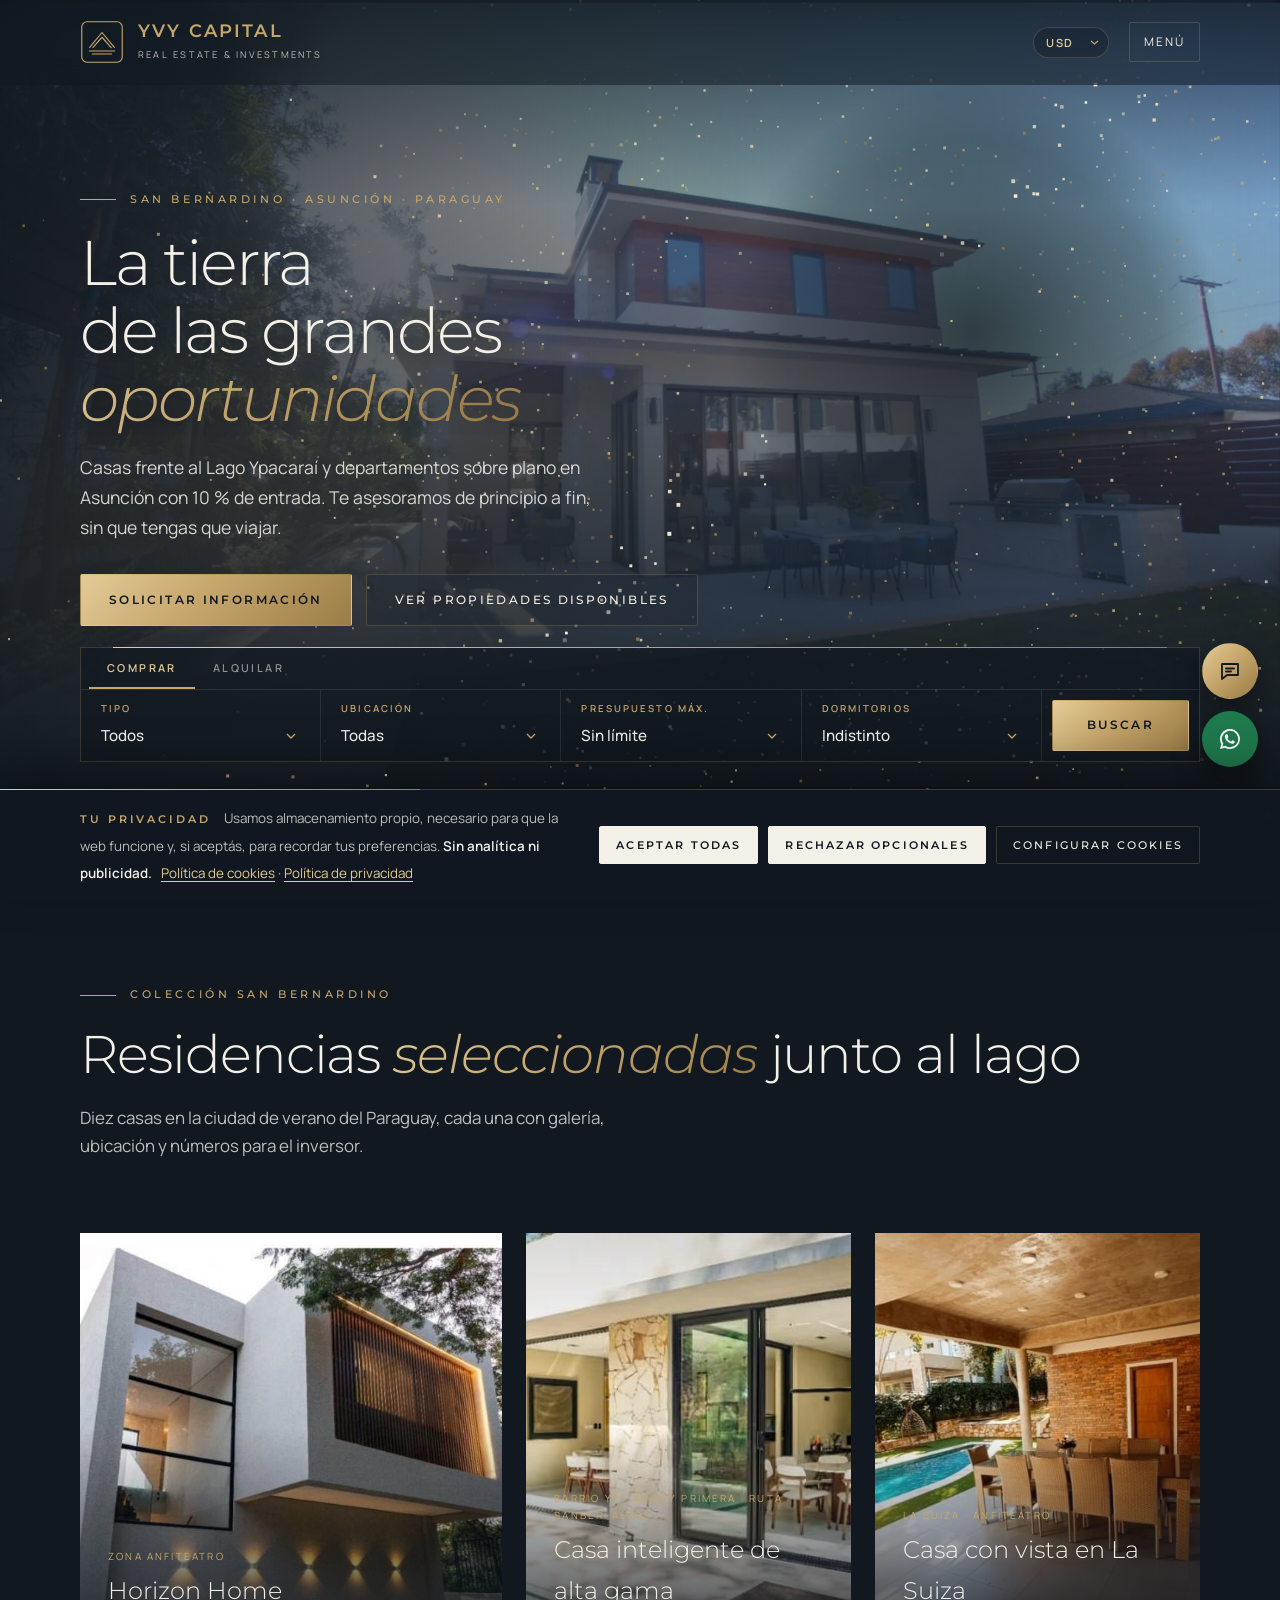
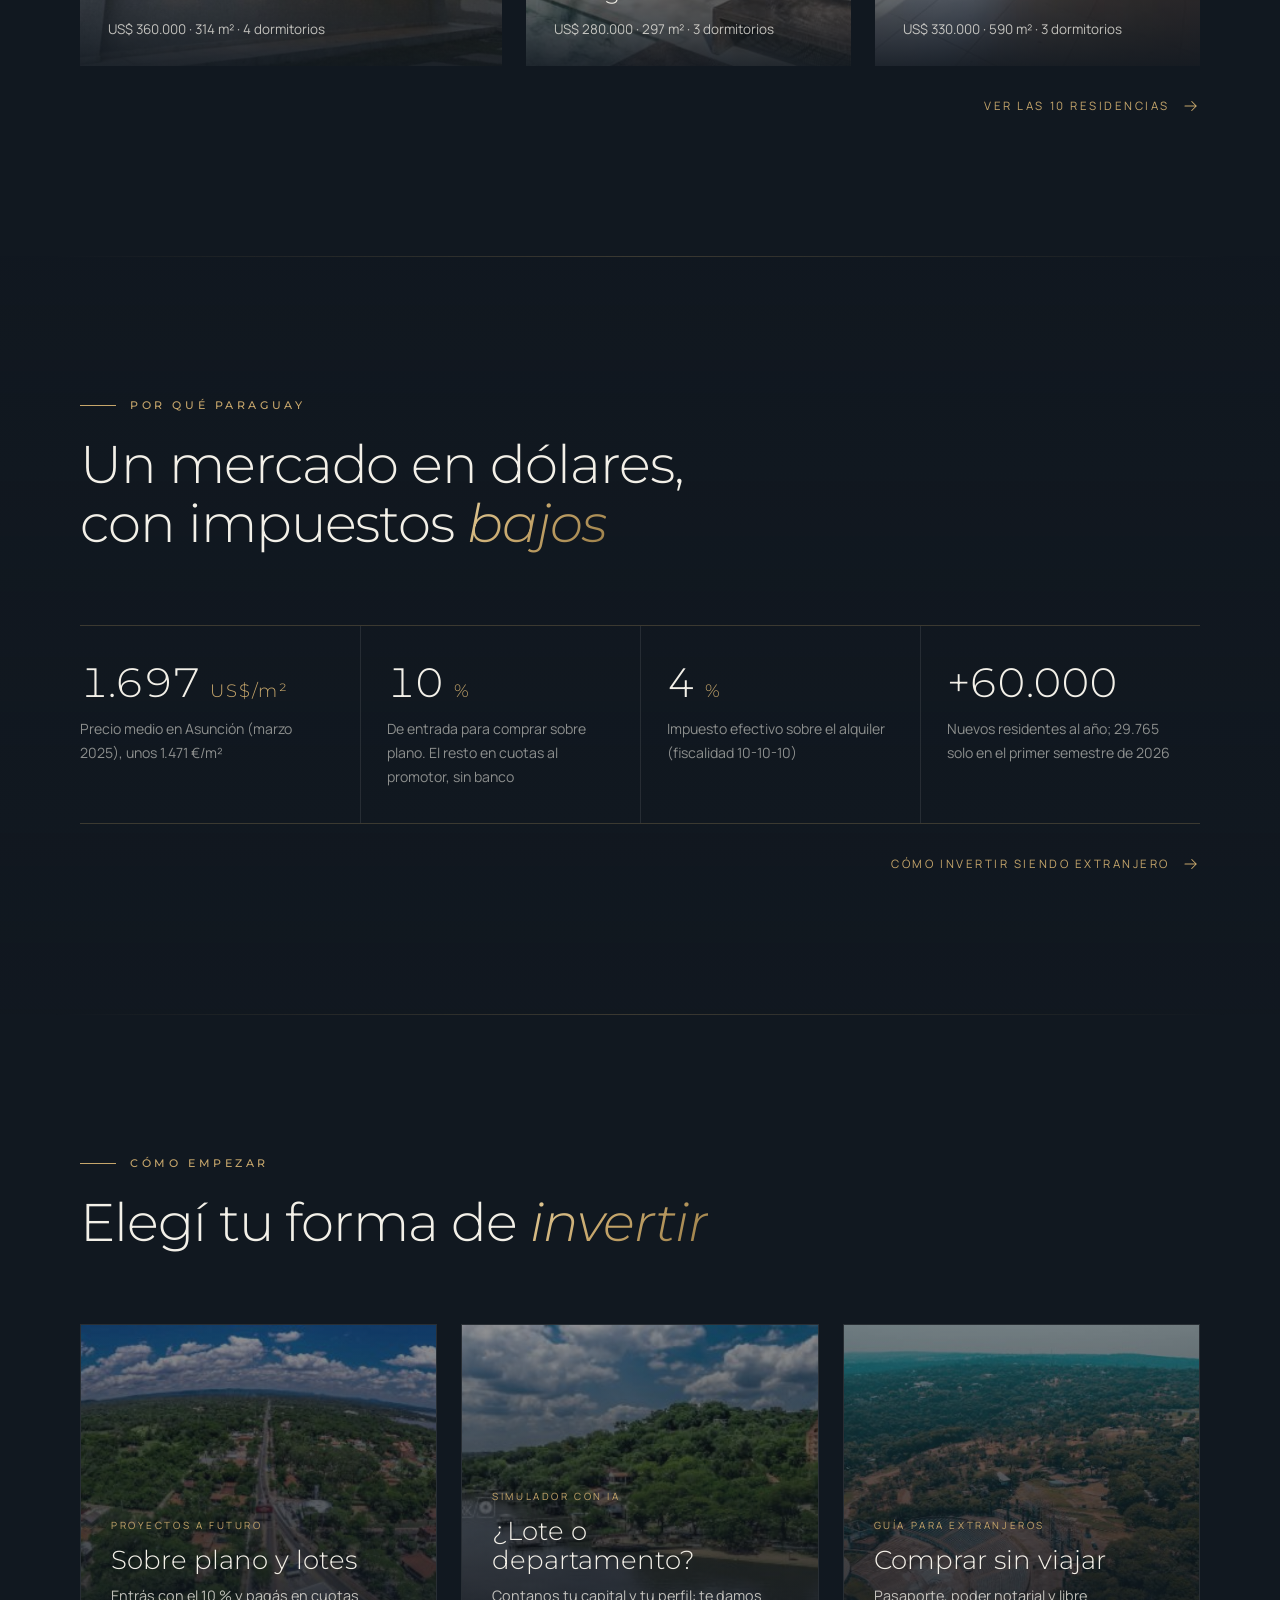
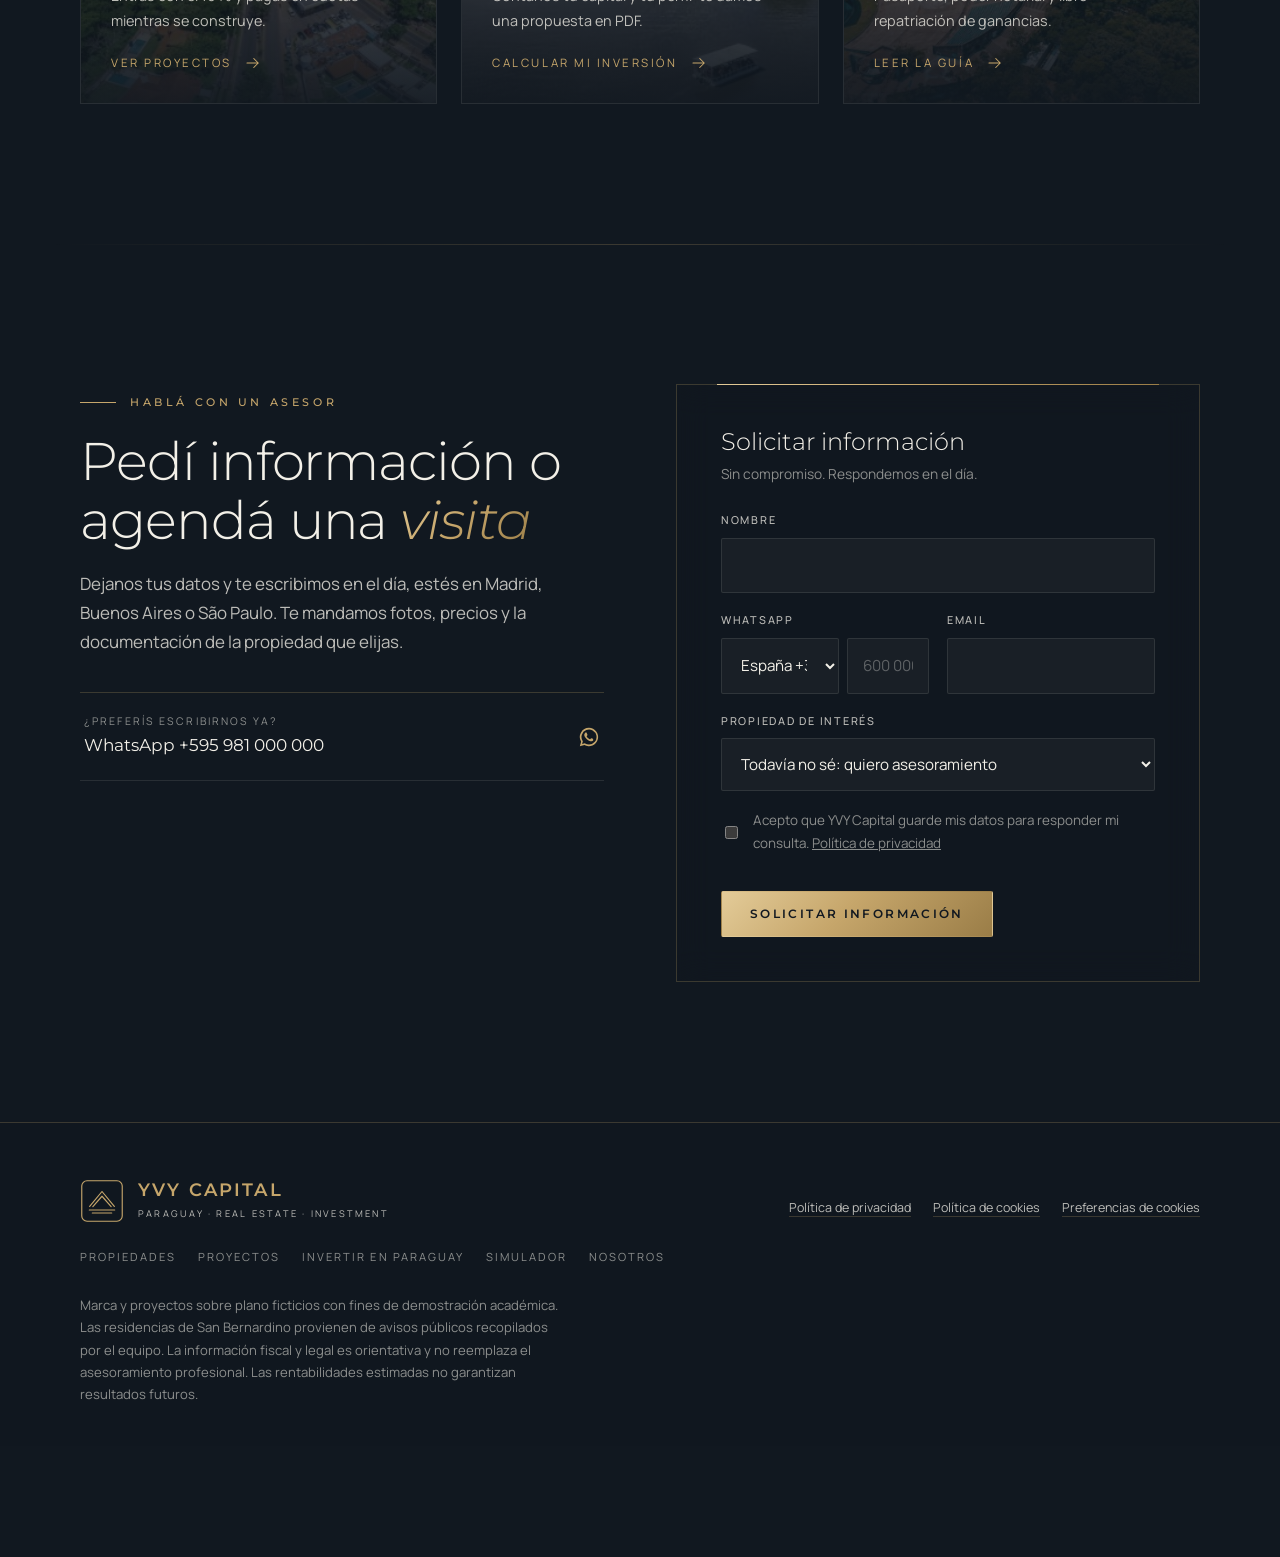
<file: index.html>
<!doctype html>
<html lang="es">
<head>
<meta charset="utf-8">
<meta name="viewport" content="width=device-width, initial-scale=1, viewport-fit=cover">
<link rel="icon" href="assets/favicon.svg" type="image/svg+xml">
<meta name="theme-color" content="#111820">
<title>YVY Capital · Invertí en Paraguay en dólares</title>
<script>document.documentElement.classList.add("js");try{var c=JSON.parse(localStorage.getItem("yvy_consentimiento"));if(!c||c.v!==1||Date.now()-new Date(c.fecha)>3.2e10)throw 0}catch(e){document.documentElement.classList.add("con-galletas")}</script>
<meta name="description" content="Casas frente al Lago Ypacaraí y departamentos sobre plano en Asunción con 10 % de entrada. Pedí información y te asesoramos sin que tengas que viajar.">
<link rel="preload" href="assets/fuentes/montserrat.woff2" as="font" type="font/woff2" crossorigin>
<link rel="preload" href="assets/fuentes/manrope.woff2" as="font" type="font/woff2" crossorigin>
<link rel="stylesheet" href="css/styles.css">
<link rel="preload" as="image" href="assets/videos/portada-poster.webp" type="image/webp" media="(min-width: 761px)" fetchpriority="high">
<link rel="preload" as="image" href="assets/videos/portada-poster-movil.webp" type="image/webp" media="(max-width: 760px)" fetchpriority="high">
</head>
<body data-base="" data-pagina="inicio" data-intro>

<main id="inicio">

  <!-- PORTADA: vídeo de fondo (assets/videos/), velo oscuro, título y buscador.
       El vídeo lo maneja js/video-fondo.js (pantalla, conexión, pausa); sin vídeo queda la imagen poster.
       Encima, el logo de partículas doradas (js/particulas.js), inspirado en Grupo Oro. -->
  <section class="hc" id="hc" data-video-fondo="portada" aria-labelledby="hc-titulo">
    <div class="hc__media" aria-hidden="true">
      <picture>
        <source media="(max-width: 760px)" srcset="assets/videos/portada-poster-movil.webp" type="image/webp">
        <source media="(max-width: 760px)" srcset="assets/videos/portada-poster-movil.jpg">
        <source srcset="assets/videos/portada-poster.webp" type="image/webp">
        <img class="hc__poster" src="assets/videos/portada-poster.jpg" alt="" width="1920" height="1080" fetchpriority="high">
      </picture>
      <video class="hc__video" muted loop playsinline preload="none" disablepictureinpicture
        data-src="assets/videos/portada.mp4" data-src-movil="assets/videos/portada-movil.mp4"></video>
    </div>
    <div class="hc__velo" aria-hidden="true"></div>
    <canvas id="particulas" aria-hidden="true"></canvas>

    <div class="wrap hc__contenido">
      <span class="eyebrow">San Bernardino · Asunción · Paraguay</span>
      <h1 class="hp__titulo hc__titulo" id="hc-titulo" aria-label="La tierra de las grandes oportunidades">
        <span class="hp__linea"><span>La tierra</span></span>
        <span class="hp__linea"><span>de las grandes</span></span>
        <span class="hp__linea"><span><em>oportunidades</em></span></span>
      </h1>
      <p class="lead">Casas frente al Lago Ypacaraí y departamentos sobre plano en Asunción con 10 % de entrada. Te asesoramos de principio a fin, sin que tengas que viajar.</p>
      <div class="hero__ctas">
        <a class="btn btn--oro" href="#solicitar">Solicitar información</a>
        <a class="btn btn--linea" href="propiedades/index.html">Ver propiedades disponibles</a>
      </div>
    </div>

    <!-- Buscador: sin JavaScript también funciona (envía los filtros a Propiedades por GET) -->
    <div class="wrap hc__buscar">
      <form class="buscador" id="buscador" action="propiedades/index.html" method="get" role="search" aria-label="Buscar propiedades">
        <fieldset class="buscador__op">
          <legend class="sr">Operación</legend>
          <label><input type="radio" name="op" value="venta" checked><span>Comprar</span></label>
          <label><input type="radio" name="op" value="alquiler"><span>Alquilar</span></label>
        </fieldset>
        <div class="buscador__campos">
          <label class="buscador__campo"><span>Tipo</span>
            <select name="tipo"><option value="">Todos</option><option>Casa</option><option>Departamento</option><option>Dúplex</option><option>Terreno</option><option>Local</option><option>Oficina</option></select>
          </label>
          <label class="buscador__campo"><span>Ubicación</span>
            <select name="ciudad" id="buscador-ciudad"><option value="">Todas</option><option>San Bernardino</option><option>Asunción</option></select>
          </label>
          <label class="buscador__campo"><span>Presupuesto máx.</span>
            <select name="max" id="buscador-max">
              <option value="">Sin límite</option><option value="250000">US$ 250.000</option><option value="350000">US$ 350.000</option><option value="500000">US$ 500.000</option><option value="1000000">US$ 1.000.000</option>
            </select>
          </label>
          <label class="buscador__campo"><span>Dormitorios</span>
            <select name="dorm"><option value="">Indistinto</option><option value="2">2 o más</option><option value="3">3 o más</option><option value="4">4 o más</option></select>
          </label>
          <button class="btn btn--oro buscador__btn" type="submit">Buscar</button>
        </div>
      </form>
    </div>

    <button class="hc__pausa" type="button" id="hc-pausa" data-video-pausa aria-pressed="false" aria-label="Pausar el vídeo de fondo" hidden>
      <svg viewBox="0 0 24 24" aria-hidden="true"><path class="i-pausa" d="M9 6v12M15 6v12"/><path class="i-play" d="M8 5.5v13l11-6.5z"/></svg>
    </button>
  </section>

  <!-- Datos clave, debajo de la portada -->
  <div class="hp__cinta hp__cinta--suelta" role="region" aria-label="Datos clave">
    <div class="hp__cinta-in">
        <span>10 % de entrada sobre plano</span><span>4 % de impuesto efectivo al alquiler</span><span>Libre repatriación de ganancias</span><span>Comprá sin viajar</span><span>Renta temporal 8–12 % en USD</span><span>San Bernardino · Lago Ypacaraí</span>
        <span aria-hidden="true">10 % de entrada sobre plano</span><span aria-hidden="true">4 % de impuesto efectivo al alquiler</span><span aria-hidden="true">Libre repatriación de ganancias</span><span aria-hidden="true">Comprá sin viajar</span><span aria-hidden="true">Renta temporal 8–12 % en USD</span><span aria-hidden="true">San Bernardino · Lago Ypacaraí</span>
    </div>
  </div>

  <!-- DESTACADAS -->
  <section class="banda">
    <div class="wrap">
      <div class="cabecera">
        <span class="eyebrow">Colección San Bernardino</span>
        <h2 class="h-seccion">Residencias <em>seleccionadas</em> junto al lago</h2>
        <p class="lead">Diez casas en la ciudad de verano del Paraguay, cada una con galería, ubicación y números para el inversor.</p>
      </div>
      <div class="dest-grid" id="destacadas"></div>
      <div class="seccion-pie"><a class="enlace-oro" href="propiedades/index.html">Ver las 10 residencias <svg><use href="#i-flecha"/></svg></a></div>
    </div>
  </section>

  <!-- CIFRAS -->
  <section class="banda banda--marfil">
    <div class="wrap">
      <div class="cabecera">
        <span class="eyebrow">Por qué Paraguay</span>
        <h2 class="h-seccion">Un mercado en dólares, con impuestos <em>bajos</em></h2>
      </div>
      <div class="cifras">
        <div class="cifra"><strong>1.697 <span class="unidad">US$/m²</span></strong><p>Precio medio en Asunción (marzo 2025), unos 1.471 €/m²</p></div>
        <div class="cifra"><strong>10 <span class="unidad">%</span></strong><p>De entrada para comprar sobre plano. El resto en cuotas al promotor, sin banco</p></div>
        <div class="cifra"><strong>4 <span class="unidad">%</span></strong><p>Impuesto efectivo sobre el alquiler (fiscalidad 10-10-10)</p></div>
        <div class="cifra"><strong>+60.000</strong><p>Nuevos residentes al año; 29.765 solo en el primer semestre de 2026</p></div>
      </div>
      <div class="seccion-pie"><a class="enlace-oro" href="invertir/index.html">Cómo invertir siendo extranjero <svg><use href="#i-flecha"/></svg></a></div>
    </div>
  </section>

  <!-- ACCESOS -->
  <section class="banda">
    <div class="wrap">
      <div class="cabecera">
        <span class="eyebrow">Cómo empezar</span>
        <h2 class="h-seccion">Elegí tu forma de <em>invertir</em></h2>
      </div>
      <div class="accesos">
        <a class="acceso" href="proyectos/index.html">
          <img src="assets/img/urbanizacion.jpg" alt="" loading="lazy">
          <small>Proyectos a futuro</small>
          <h3>Sobre plano y lotes</h3>
          <p>Entrás con el 10 % y pagás en cuotas mientras se construye.</p>
          <span class="enlace-oro">Ver proyectos <svg><use href="#i-flecha"/></svg></span>
        </a>
        <a class="acceso" href="simulador/index.html">
          <img src="assets/img/lago-costa.jpg" alt="" loading="lazy">
          <small>Simulador con IA</small>
          <h3>¿Lote o departamento?</h3>
          <p>Contanos tu capital y tu perfil: te damos una propuesta en PDF.</p>
          <span class="enlace-oro">Calcular mi inversión <svg><use href="#i-flecha"/></svg></span>
        </a>
        <a class="acceso" href="invertir/index.html">
          <img src="assets/img/anfiteatro.jpg" alt="" loading="lazy">
          <small>Guía para extranjeros</small>
          <h3>Comprar sin viajar</h3>
          <p>Pasaporte, poder notarial y libre repatriación de ganancias.</p>
          <span class="enlace-oro">Leer la guía <svg><use href="#i-flecha"/></svg></span>
        </a>
      </div>
    </div>
  </section>

  <!-- SOLICITUD: el objetivo de la página. Lo maneja el formulario de contacto de js/app.js
       (se guarda como consulta en Supabase); "Propiedad de interés" se completa con la cartera. -->
  <section class="banda" id="solicitar">
    <div class="wrap contacto">
      <div>
        <span class="eyebrow">Hablá con un asesor</span>
        <h2 class="h-seccion">Pedí información o agendá una <em>visita</em></h2>
        <p class="lead">Dejanos tus datos y te escribimos en el día, estés en Madrid, Buenos Aires o São Paulo. Te mandamos fotos, precios y la documentación de la propiedad que elijas.</p>
        <div class="canales">
          <a class="canal" id="canal-wa" href="#" target="_blank" rel="noopener"><span><small>¿Preferís escribirnos ya?</small><b>WhatsApp <span id="wa-num">+595 981 000 000</span></b></span><svg width="22" height="22"><use href="#i-wa"/></svg></a>
        </div>
      </div>
      <form class="form" id="form-contacto" novalidate>
        <h3>Solicitar información</h3>
        <p class="form__sub">Sin compromiso. Respondemos en el día.</p>
        <div class="campos">
          <div class="campo campo--full"><label for="c-nombre">Nombre</label><input type="text" id="c-nombre" autocomplete="name"></div>
          <div class="campo"><label for="c-tel">WhatsApp</label><span class="tel"><select id="c-pre" data-prefijos aria-label="Prefijo del país"></select><input type="tel" id="c-tel" autocomplete="tel-national" inputmode="tel" placeholder="600 000 000"></span></div>
          <div class="campo"><label for="c-email">Email</label><input type="email" id="c-email" autocomplete="email"></div>
          <div class="trampa" aria-hidden="true"><label for="c-web">No completar este campo</label><input type="text" id="c-web" tabindex="-1" autocomplete="off"></div>
          <div class="campo campo--full">
            <label for="c-interes">Propiedad de interés</label>
            <select id="c-interes" data-cartera>
              <option>Todavía no sé: quiero asesoramiento</option>
              <option>Una casa en San Bernardino</option>
              <option>Un departamento sobre plano en Asunción</option>
              <option>Un lote</option>
              <option>Agendar una visita</option>
            </select>
          </div>
          <label class="check campo--full"><input type="checkbox" id="c-consentimiento"><span>Acepto que YVY Capital guarde mis datos para responder mi consulta. <a href="privacidad/index.html">Política de privacidad</a></span></label>
        </div>
        <p class="error" id="c-error" role="alert"></p>
        <button class="btn btn--oro" type="submit" style="margin-top:8px">Solicitar información</button>
        <div id="c-ok" hidden></div>
      </form>
    </div>
  </section>
</main>

<script src="js/consentimiento.js"></script>
<script src="js/layout.js"></script>
<script src="js/config.js"></script>
<script src="js/moneda.js"></script>
<script src="js/db.js"></script>
<script src="js/scoring.js"></script>
<script src="js/propiedades-data.js"></script>
<script src="js/app.js"></script>
<script src="js/portada.js"></script>
<script src="js/particulas.js"></script>
</body>
</html>
</file>
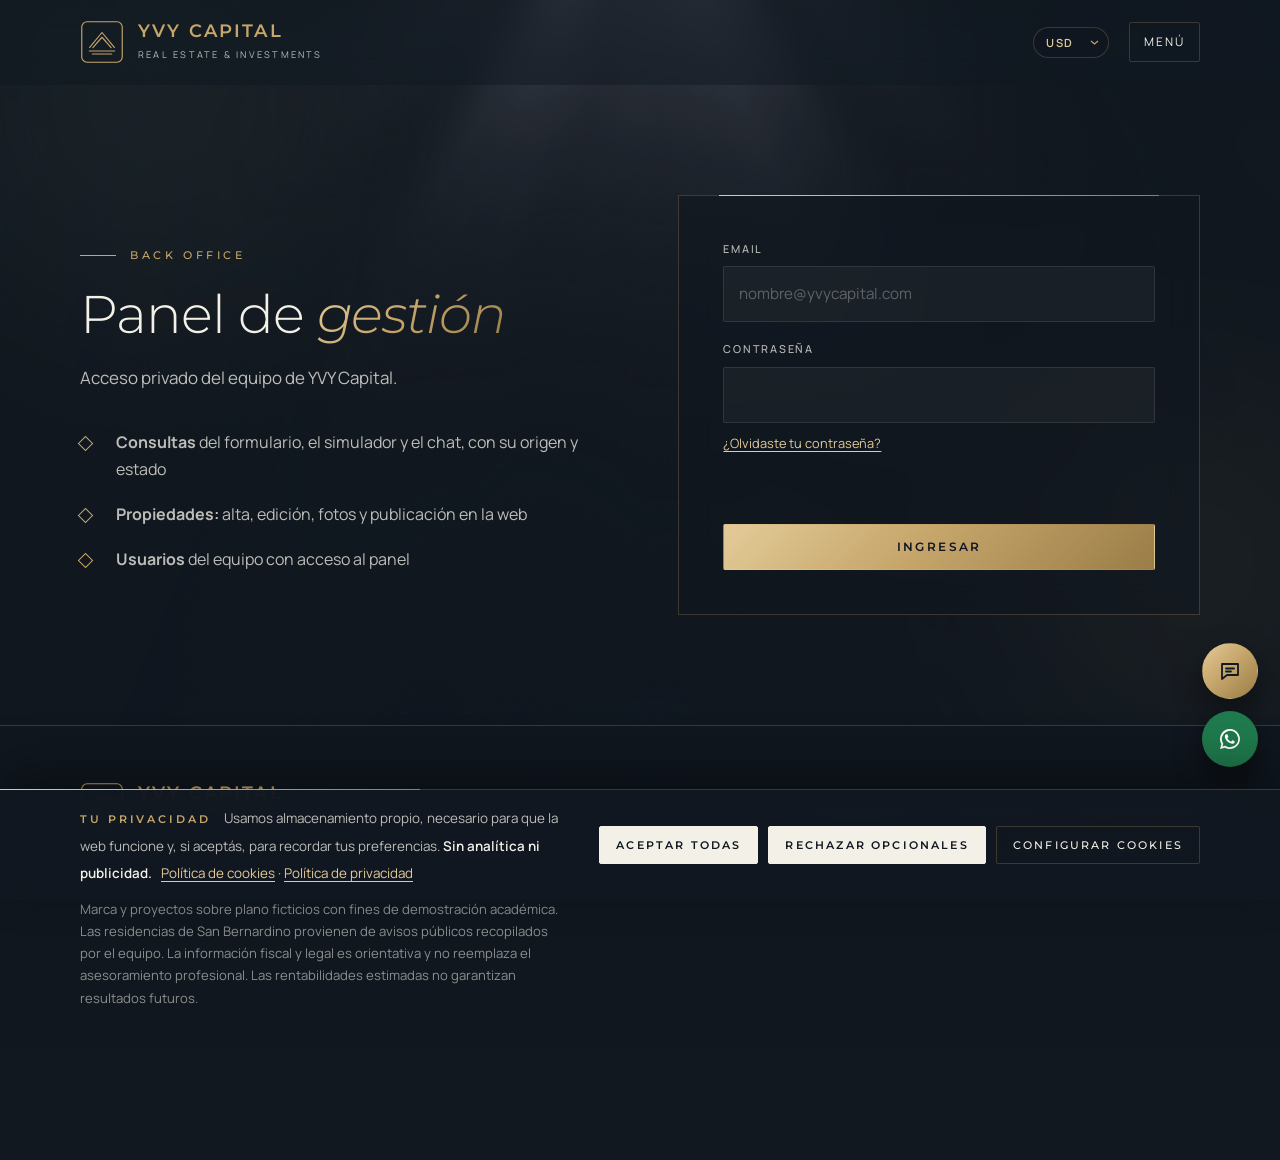
<file: admin/index.html>
<!doctype html>
<html lang="es">
<head>
<meta charset="utf-8">
<meta name="viewport" content="width=device-width, initial-scale=1">
<link rel="icon" href="../assets/favicon.svg" type="image/svg+xml">
<meta name="theme-color" content="#111820">
<meta name="robots" content="noindex, nofollow">
<title>YVY Capital · Back Office</title>
<link rel="preload" href="../assets/fuentes/montserrat.woff2" as="font" type="font/woff2" crossorigin>
<link rel="preload" href="../assets/fuentes/manrope.woff2" as="font" type="font/woff2" crossorigin>
<link rel="stylesheet" href="admin.css">
</head>
<body>

<svg width="0" height="0" style="position:absolute" aria-hidden="true"><defs>
  <symbol id="yvy-logo" viewBox="0 0 48 48">
    <rect x="1" y="1" width="46" height="46" rx="6" fill="none" stroke="#c6a66b" stroke-width="1.3"/>
    <path d="M10 30.2 24 13.2l14 17M13.6 30.4 24 18.6l10.4 11.8" fill="none" stroke="#c6a66b" stroke-width="1.3" stroke-linecap="round" stroke-linejoin="round"/>
    <path d="M9.6 34.2h28.8M13 37.6h22" fill="none" stroke="#c6a66b" stroke-width="1.3" stroke-linecap="round"/>
  </symbol>
</defs></svg>
<!-- PANEL (sin login propio: se entra desde ingresar/) -->
<div class="app" id="vista-app" hidden>
  <header class="top">
    <div class="marca"><svg class="marca__sim"><use href="#yvy-logo"/></svg><div><b>YVY CAPITAL</b><small>Back Office · Solicitudes de inversores</small></div></div>
    <div class="top__acc">
      <span class="modo" id="modo"></span>
      <button class="b b--sec" id="btn-demo" hidden>Cargar datos de ejemplo</button>
      <button class="b b--sec" id="btn-csv">Exportar CSV</button>
      <button class="b b--sec" id="btn-salir">Salir</button>
    </div>
  </header>

  <nav class="pestanas" role="tablist" aria-label="Secciones del panel">
    <button type="button" role="tab" aria-selected="true" data-vista="solicitudes">Solicitudes</button>
    <button type="button" role="tab" aria-selected="false" data-vista="propiedades">Propiedades</button>
    <button type="button" role="tab" aria-selected="false" data-vista="usuarios">Usuarios</button>
  </nav>

  <main class="main" id="vista-solicitudes">
    <section class="kpis" id="kpis"></section>

    <section class="barra-filtros">
      <label class="sr" for="f-buscar">Buscar</label>
      <input type="search" id="f-buscar" placeholder="Buscar por nombre, email, teléfono o país">
      <label class="sr" for="f-estado">Estado</label>
      <select id="f-estado"><option value="">Todos los estados</option><option value="nuevo">Nuevo</option><option value="contactado">Contactado</option><option value="reunion">Reunión agendada</option><option value="propuesta">Propuesta enviada</option><option value="cerrado">Cerrado</option><option value="descartado">Descartado</option></select>
      <label class="sr" for="f-reco">Recomendación</label>
      <select id="f-reco"><option value="">Todas las recomendaciones</option><option value="lote">Lote</option><option value="pozo">Sobre plano</option><option value="terminado">Terminado</option><option value="cartera">Cartera mixta</option></select>
      <label class="sr" for="f-fuente">Origen</label>
      <select id="f-fuente"><option value="">Todos los orígenes</option><option value="formulario">Simulador</option><option value="chatbot">Chatbot</option><option value="contacto">Contacto</option></select>
    </section>

    <div class="grid">
      <section class="tabla-wrap">
        <table class="tabla">
          <thead><tr><th>Inversor</th><th>País</th><th class="num">Capital (USD)</th><th>Riesgo</th><th>Recomendación</th><th class="num">Score</th><th>Estado</th><th>Fecha</th></tr></thead>
          <tbody id="tbody"></tbody>
        </table>
        <p class="vacio" id="vacio" hidden>Todavía no hay solicitudes. Cuando un inversor complete el simulador, el chatbot o el formulario de contacto, aparecerá aquí.</p>
      </section>

      <aside class="detalle" id="detalle">
        <p class="vacio">Elegí una solicitud para ver el detalle y contactar al inversor.</p>
      </aside>
    </div>
  </main>

  <!-- PROPIEDADES: lo que se publique aquí aparece en la página Propiedades de la web -->
  <main class="main" id="vista-propiedades" hidden>
    <div class="cab-seccion">
      <div><h2>Propiedades</h2><p>Las publicadas aparecen en la web, delante de las 10 residencias de la cartera inicial. Los borradores solo los ve el equipo.</p></div>
      <button class="b b--oro" type="button" id="btn-nueva-prop">Añadir propiedad</button>
    </div>
    <section class="tabla-wrap">
      <table class="tabla tabla--props">
        <thead><tr><th>Foto</th><th>Código</th><th>Tipo</th><th>Ubicación</th><th class="num">Superficie</th><th class="num">Precio</th><th>Estado</th><th></th></tr></thead>
        <tbody id="tb-props"></tbody>
      </table>
      <p class="vacio" id="props-vacio" hidden>Todavía no cargaste propiedades. Pulsá «Añadir propiedad».</p>
    </section>
    <p class="guardado" id="props-msg" role="status"></p>
  </main>

  <!-- USUARIOS: quién es cliente y quién es del equipo -->
  <main class="main" id="vista-usuarios" hidden>
    <div class="cab-seccion">
      <div><h2>Usuarios y roles</h2><p>Un «Administrador» entra al Back Office; un «Cliente» ve su área de clientes. Nadie puede cambiarse su propio rol.</p></div>
    </div>
    <section class="tabla-wrap">
      <table class="tabla tabla--props">
        <thead><tr><th>Nombre</th><th>Email</th><th>Rol</th></tr></thead>
        <tbody id="tb-usuarios"></tbody>
      </table>
      <p class="vacio" id="usuarios-vacio" hidden></p>
    </section>
    <p class="guardado" id="usuarios-msg" role="status"></p>
  </main>
</div>

<dialog class="dlg" id="dlg-prop" aria-labelledby="dlg-prop-t">
  <form id="form-prop" novalidate>
    <h2 id="dlg-prop-t">Añadir propiedad</h2>
    <div class="g2">
      <label>Código<input name="codigo" maxlength="30" placeholder="Ej. YVY-011"></label>
      <label>Operación<select name="operacion"><option value="venta">Venta</option><option value="alquiler">Alquiler</option></select></label>
    </div>
    <label>Nombre comercial (opcional)<input name="nombre" maxlength="80" placeholder="Ej. Horizon Home"></label>
    <div class="g2">
      <label>Tipo de inmueble<select name="tipo"><option>Casa</option><option>Departamento</option><option>Dúplex</option><option>Terreno</option><option>Local</option><option>Oficina</option><option>Otro</option></select></label>
      <label>Condición<select name="condicion"><option value="nuevo">A estrenar</option><option value="usado">Usado</option></select></label>
    </div>
    <label>Estado del inmueble (opcional)<input name="estado_texto" maxlength="60" placeholder="Ej. Excelente estado · Usada, como nueva"></label>
    <div class="g3">
      <label>Superficie (m²)<input name="metros" type="number" min="1" step="0.01" inputmode="decimal"></label>
      <label>Dormitorios<input name="habitaciones" type="number" min="0" max="50" step="1" inputmode="numeric"></label>
      <label>Baños<input name="banos" type="number" min="0" max="50" step="1" inputmode="numeric"></label>
    </div>
    <div class="g3">
      <label>Año de construcción<input name="anio" type="number" min="1800" max="2100" step="1" inputmode="numeric"></label>
      <label>Garaje<select name="garaje"><option value="no">No</option><option value="si">Sí</option></select></label>
      <label>Depósito<select name="trastero"><option value="no">No</option><option value="si">Sí</option></select></label>
    </div>
    <div class="g3">
      <label>Terreno (m²)<input name="terreno" type="number" min="0" step="0.01" inputmode="decimal"></label>
      <label>Cocheras<input name="cocheras" type="number" min="0" max="20" step="1" inputmode="numeric"></label>
      <label>Niveles<input name="niveles" type="number" min="1" max="20" step="1" inputmode="numeric"></label>
    </div>
    <label class="chk"><input type="checkbox" name="condominio"> Está en un condominio (sin terreno propio)</label>
    <div class="g2">
      <label><span id="lbl-precio">Precio</span> <small>(vacío = «Consultar precio»)</small><input name="precio" type="number" min="0" step="0.01" inputmode="decimal"></label>
      <label>Moneda<select name="moneda"><option value="USD">Dólares (US$)</option><option value="EUR">Euros (€)</option></select></label>
    </div>
    <label>Nota del precio (opcional)<input name="precio_nota" maxlength="120" placeholder="Ej. US$ 265.000 con muebles"></label>
    <label>Barrio o zona<input name="ubicacion" maxlength="200" placeholder="Ej. Zona Anfiteatro"></label>
    <div class="g2">
      <label>Ciudad<input name="ciudad" maxlength="100" value="San Bernardino"></label>
      <label>País<input name="pais" maxlength="80" value="Paraguay"></label>
    </div>
    <label>Descripción (opcional)<textarea name="descripcion" rows="3" placeholder="Lo que destacarías al inversor. Separá los párrafos con una línea en blanco."></textarea></label>
    <fieldset class="etiquetas">
      <legend>Etiquetas en la web</legend>
      <label class="chk"><input type="checkbox" name="etiqueta" value="vista"> Vista al lago</label>
      <label class="chk"><input type="checkbox" name="etiqueta" value="estrenar"> A estrenar</label>
      <label class="chk"><input type="checkbox" name="etiqueta" value="amoblada"> Amoblada</label>
      <label class="chk"><input type="checkbox" name="etiqueta" value="renta"> Ideal renta temporal</label>
    </fieldset>
    <div class="g2">
      <label>Interior <small>(una por línea)</small><textarea name="interior" rows="3" placeholder="Cocina integral&#10;Baño en suite"></textarea></label>
      <label>Exterior y amenities <small>(una por línea)</small><textarea name="exterior" rows="3" placeholder="Piscina&#10;Quincho"></textarea></label>
    </div>
    <!-- Solo al editar: las fotos que ya tiene. Tocar una la marca para quitarla al guardar. -->
    <div class="actuales" id="bloque-actuales" hidden>
      <span class="actuales__t">Fotos actuales <small>(tocá una para quitarla)</small></span>
      <div class="prev" id="fotos-actuales"></div>
    </div>
    <label><span id="lbl-fotos">Fotos (hasta 10, la primera es la portada)</span><input name="fotos" type="file" accept="image/jpeg,image/png,image/webp" multiple></label>
    <div class="prev" id="prev-fotos"></div>
    <label>Publicación<select name="estado"><option value="publicada">Publicada en la web</option><option value="borrador">Borrador (solo el equipo)</option></select></label>
    <p class="err" id="err-prop" role="alert"></p>
    <div class="acc">
      <button class="b b--linea" type="button" id="cancelar-prop">Cancelar</button>
      <button class="b b--oro" type="submit" id="guardar-prop">Guardar</button>
    </div>
  </form>
</dialog>

<script src="../js/config.js"></script>
<script src="../js/propiedades-data.js"></script>
<script src="../js/db.js"></script>
<script src="../js/scoring.js"></script>
<script src="../js/pdf.js"></script>
<script src="admin.js"></script>

</body>
</html>
</file>
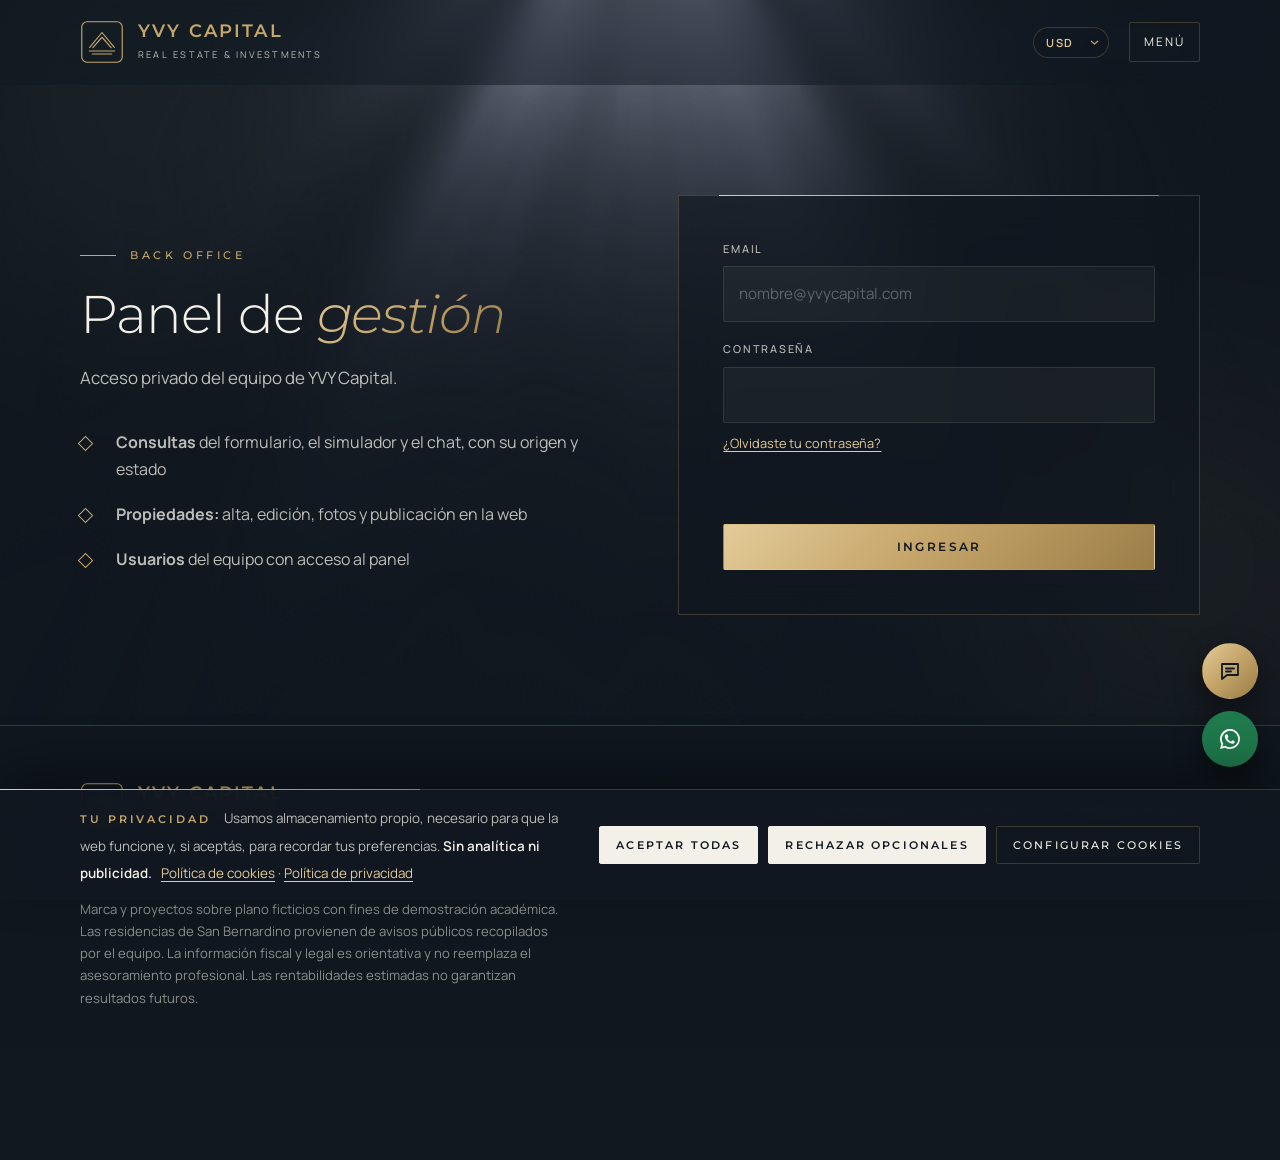
<file: cliente/index.html>
<!doctype html>
<html lang="es">
<head>
<meta charset="utf-8">
<meta name="viewport" content="width=device-width, initial-scale=1, viewport-fit=cover">
<link rel="icon" href="../assets/favicon.svg" type="image/svg+xml">
<meta name="theme-color" content="#111820">
<title>Mi cuenta · YVY Capital</title>
<meta name="robots" content="noindex">
<script>document.documentElement.classList.add("js");try{var c=JSON.parse(localStorage.getItem("yvy_consentimiento"));if(!c||c.v!==1||Date.now()-new Date(c.fecha)>3.2e10)throw 0}catch(e){document.documentElement.classList.add("con-galletas")}</script>
<link rel="preload" href="../assets/fuentes/montserrat.woff2" as="font" type="font/woff2" crossorigin>
<link rel="preload" href="../assets/fuentes/manrope.woff2" as="font" type="font/woff2" crossorigin>
<link rel="stylesheet" href="../css/styles.css">
</head>
<body data-base="../" data-pagina="cliente">

<main>
  <div class="wrap cl-panel" id="vista-panel" hidden>
    <div class="cl-saludo">
      <div>
        <span class="eyebrow">Mi cuenta</span>
        <h1 class="h-seccion" id="saludo">Hola</h1>
      </div>
      <div class="hero__ctas" style="margin-top:0">
        <a class="btn btn--oro" href="../simulador/index.html">Nueva simulación</a>
        <button class="btn btn--linea" type="button" id="btn-salir">Cerrar sesión</button>
      </div>
    </div>

    <div class="cl-kpis" id="kpis"></div>

    <section>
      <h2 class="cl-h2">Mis propuestas</h2>
      <div class="cl-lista" id="lista-sol"></div>
    </section>

    <section>
      <h2 class="cl-h2">Residencias favoritas</h2>
      <div id="lista-favs"></div>
    </section>
  </div>
</main>

<script src="../js/consentimiento.js"></script>
<script src="../js/layout.js"></script>
<script src="../js/config.js"></script>
<script src="../js/moneda.js"></script>
<script src="../js/db.js"></script>
<script src="../js/scoring.js"></script>
<script src="../js/pdf.js"></script>
<script src="../js/propiedades-data.js"></script>
<script src="../js/app.js"></script>
<script src="cliente.js"></script>
</body>
</html>
</file>
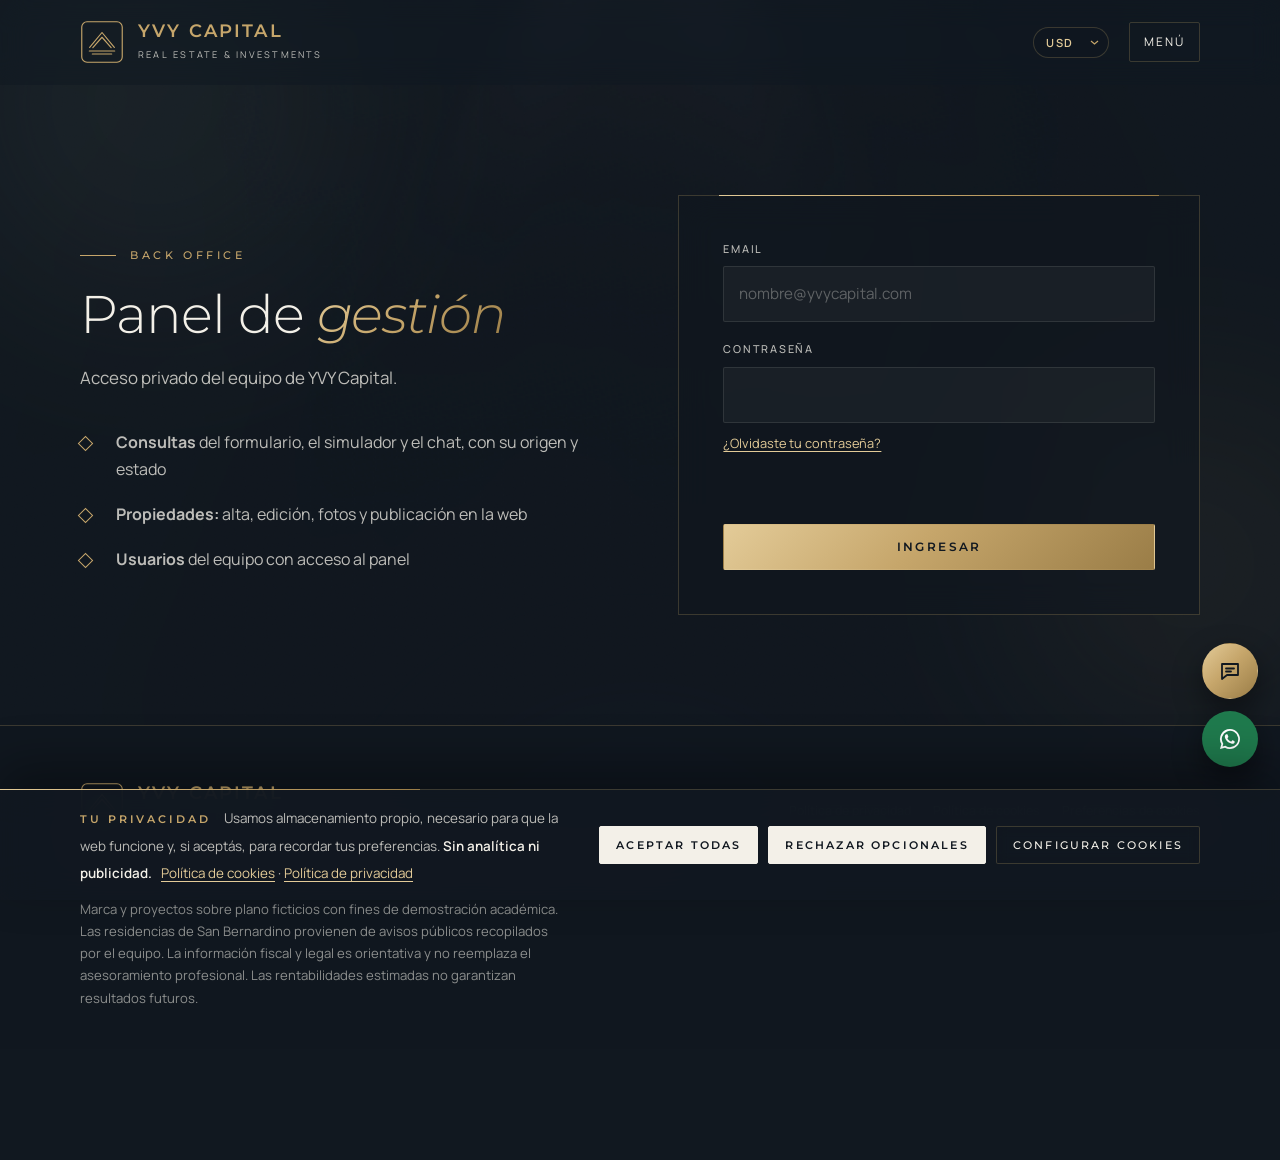
<file: ingresar/index.html>
<!doctype html>
<html lang="es">
<head>
<meta charset="utf-8">
<meta name="viewport" content="width=device-width, initial-scale=1, viewport-fit=cover">
<link rel="icon" href="../assets/favicon.svg" type="image/svg+xml">
<meta name="theme-color" content="#111820">
<title>Ingresar · YVY Capital</title>
<meta name="robots" content="noindex">
<script>document.documentElement.classList.add("js");try{var c=JSON.parse(localStorage.getItem("yvy_consentimiento"));if(!c||c.v!==1||Date.now()-new Date(c.fecha)>3.2e10)throw 0}catch(e){document.documentElement.classList.add("con-galletas")}</script>
<link rel="preload" href="../assets/fuentes/montserrat.woff2" as="font" type="font/woff2" crossorigin>
<link rel="preload" href="../assets/fuentes/manrope.woff2" as="font" type="font/woff2" crossorigin>
<link rel="stylesheet" href="../css/styles.css">
</head>
<body data-base="../" data-pagina="ingresar">

<main>
  <section class="wrap cl-acceso">
    <div>
      <span class="eyebrow">Back Office</span>
      <h1 class="h-seccion">Panel de <em>gestión</em></h1>
      <p class="lead">Acceso privado del equipo de YVY Capital.</p>
      <ul class="cl-beneficios">
        <li><span><b>Consultas</b> del formulario, el simulador y el chat, con su origen y estado</span></li>
        <li><span><b>Propiedades:</b> alta, edición, fotos y publicación en la web</span></li>
        <li><span><b>Usuarios</b> del equipo con acceso al panel</span></li>
      </ul>
    </div>

    <!-- Los clientes no tienen cuenta: dejan sus datos en el formulario, el simulador o el chat
         y aparecen como consultas en el panel. Aquí solo entra el equipo. -->
    <div class="form">
      <form class="cl-form" id="form-entrar" novalidate>
        <div class="campo"><label for="e-email">Email</label><input type="email" id="e-email" autocomplete="username" placeholder="nombre@yvycapital.com"></div>
        <div class="campo"><label for="e-pass">Contraseña</label><input type="password" id="e-pass" autocomplete="current-password"></div>
        <button class="olvido-enlace" type="button" id="btn-olvido">¿Olvidaste tu contraseña?</button>
        <p class="error" id="e-error" role="alert"></p>
        <button class="btn btn--oro" type="submit" id="btn-entrar">Ingresar</button>
      </form>

      <!-- Contraseña olvidada: se pide el email y Supabase envía el enlace a restablecer/ -->
      <form class="cl-form" id="form-olvido" novalidate hidden aria-labelledby="olvido-t">
        <h2 class="olvido-titulo" id="olvido-t" tabindex="-1">Restablecer tu contraseña</h2>
        <p class="cl-ayuda">Escribí el email de tu cuenta y te enviamos un enlace para elegir una contraseña nueva.</p>
        <div class="campo"><label for="o-email">Email</label><input type="email" id="o-email" autocomplete="username" placeholder="nombre@yvycapital.com"></div>
        <p class="error" id="o-error" role="alert"></p>
        <p class="ok-msg" id="o-ok" role="status" hidden></p>
        <button class="btn btn--oro" type="submit" id="btn-olvido-enviar">Enviarme el enlace</button>
        <button class="olvido-enlace" type="button" id="btn-olvido-volver">‹ Volver a Ingresar</button>
      </form>
    </div>
  </section>
</main>

<script src="../js/consentimiento.js"></script>
<script src="../js/layout.js"></script>
<script src="../js/config.js"></script>
<script src="../js/moneda.js"></script>
<script src="../js/db.js"></script>
<script src="../js/scoring.js"></script>
<script src="../js/app.js"></script>
<script src="ingresar.js"></script>
</body>
</html>
</file>
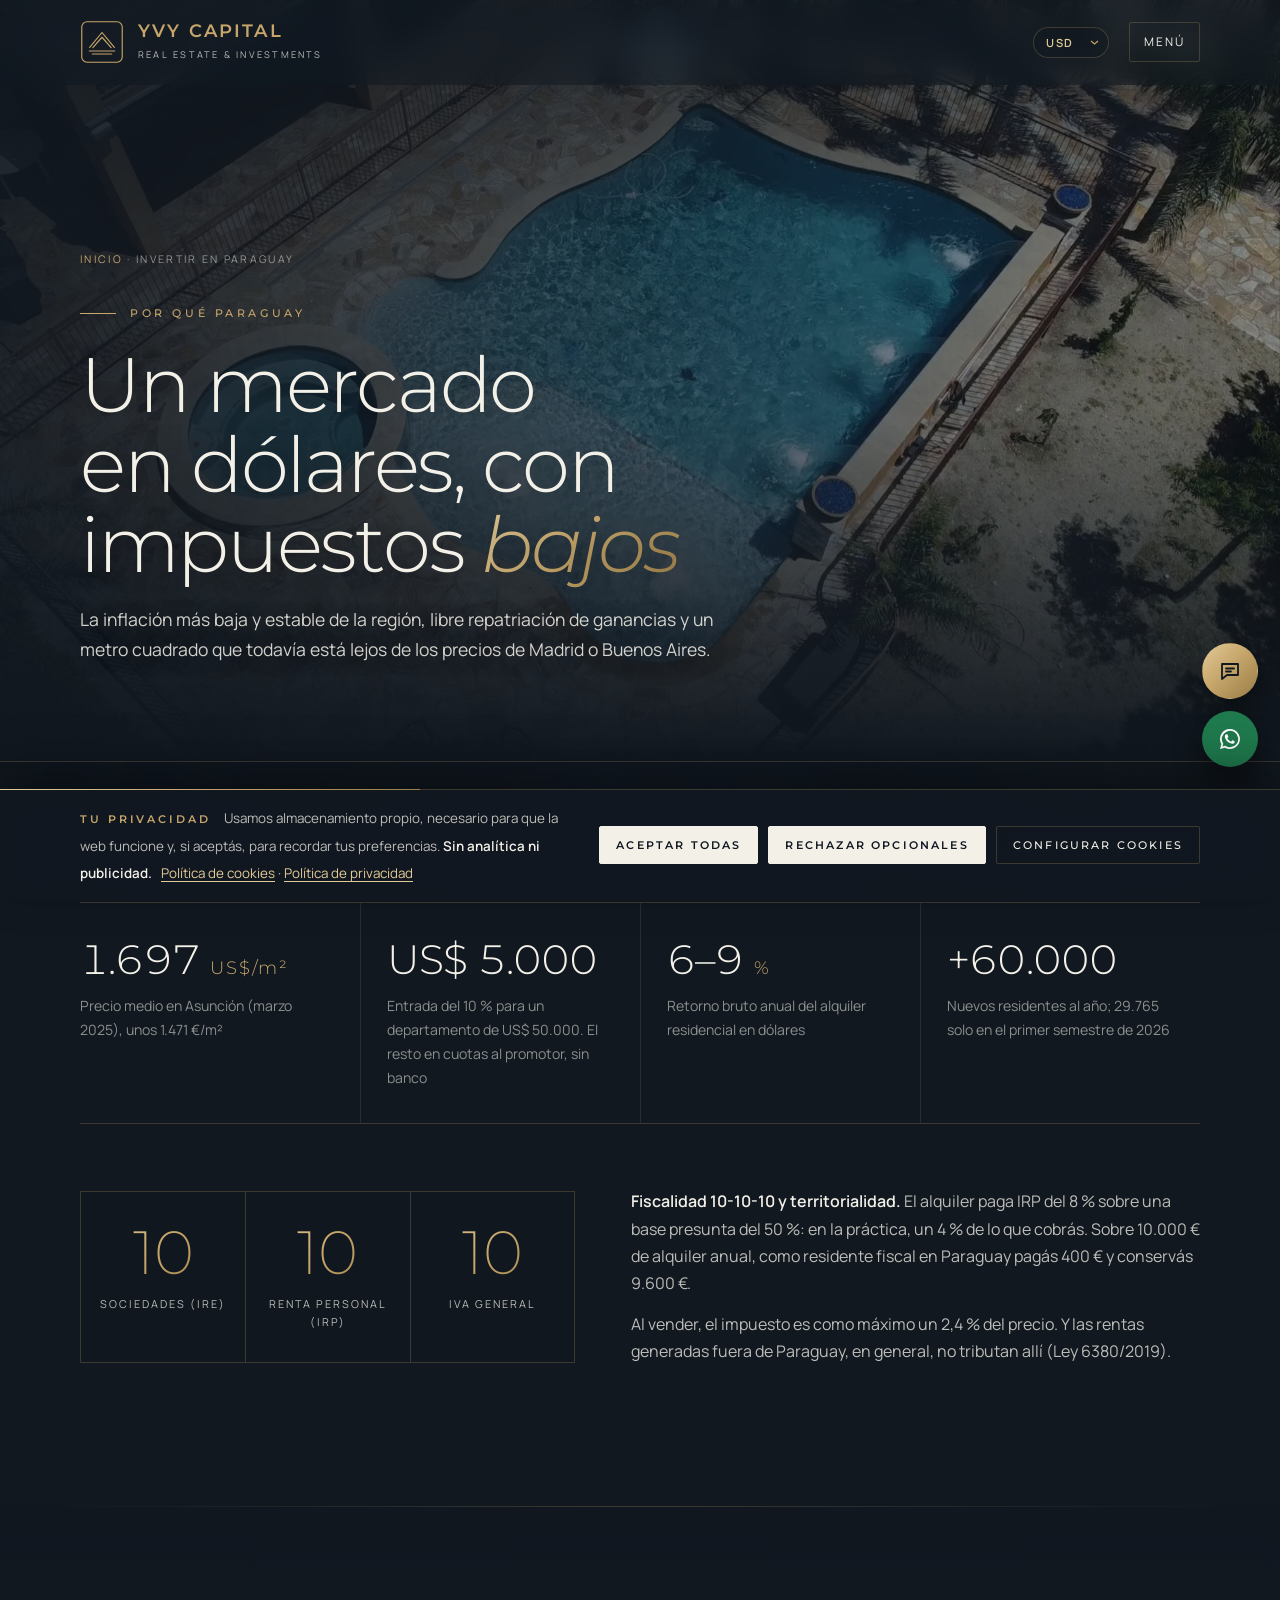
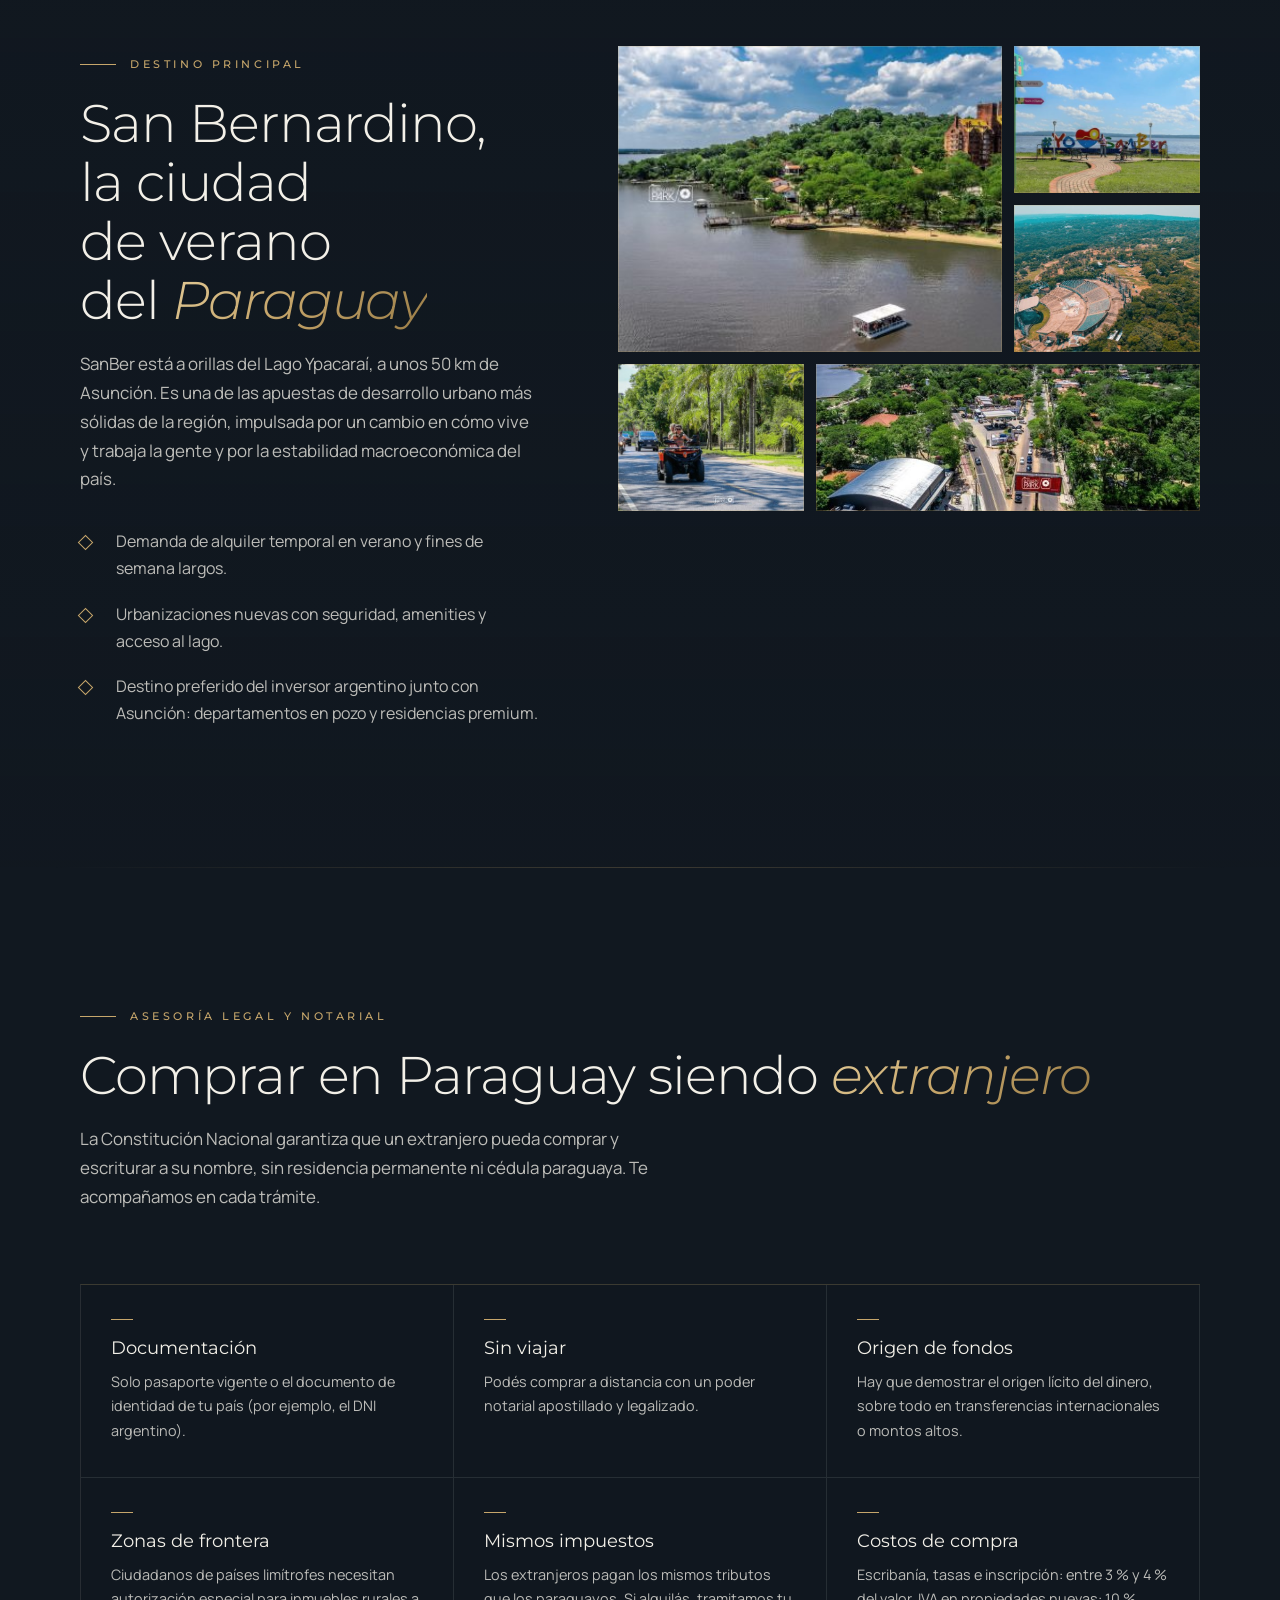
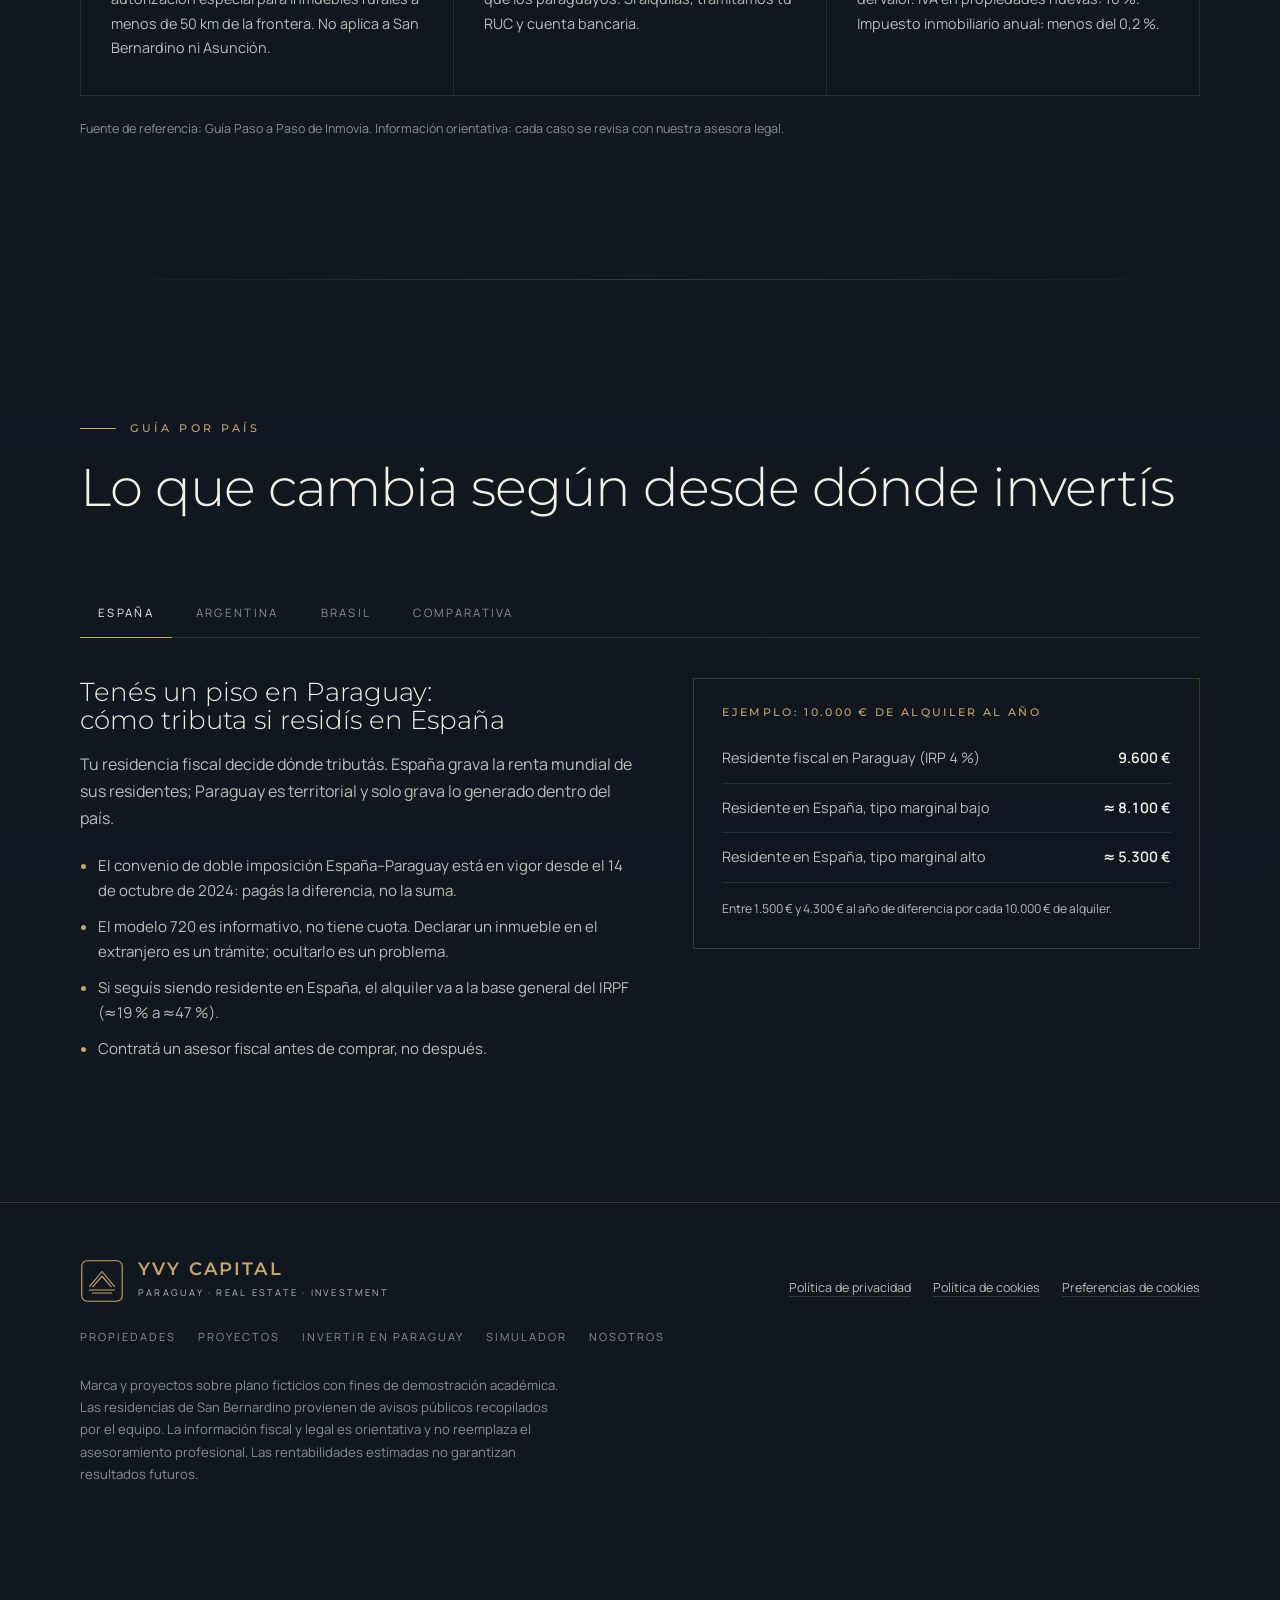
<file: invertir/index.html>
<!doctype html>
<html lang="es">
<head>
<meta charset="utf-8">
<meta name="viewport" content="width=device-width, initial-scale=1, viewport-fit=cover">
<link rel="icon" href="../assets/favicon.svg" type="image/svg+xml">
<meta name="theme-color" content="#111820">
<title>Invertir en Paraguay · YVY Capital</title>
<script>document.documentElement.classList.add("js");try{var c=JSON.parse(localStorage.getItem("yvy_consentimiento"));if(!c||c.v!==1||Date.now()-new Date(c.fecha)>3.2e10)throw 0}catch(e){document.documentElement.classList.add("con-galletas")}</script>
<meta name="description" content="Por qué invertir en Paraguay, San Bernardino, cómo comprar siendo extranjero y qué cambia según tu país.">
<link rel="preload" href="../assets/fuentes/montserrat.woff2" as="font" type="font/woff2" crossorigin>
<link rel="preload" href="../assets/fuentes/manrope.woff2" as="font" type="font/woff2" crossorigin>
<link rel="stylesheet" href="../css/styles.css">
<link rel="preload" as="image" href="../assets/videos/invertir-poster.webp" type="image/webp" media="(min-width: 761px)" fetchpriority="high">
<link rel="preload" as="image" href="../assets/videos/invertir-poster-movil.webp" type="image/webp" media="(max-width: 760px)" fetchpriority="high">
</head>
<body data-base="../" data-pagina="invertir">

<main>
  <header class="pagina-cab" data-video-fondo="invertir">
    <div class="wrap pagina-cab__txt">
      <p class="migas"><a href="../index.html">Inicio</a> · Invertir en Paraguay</p>
      <span class="eyebrow">Por qué Paraguay</span>
      <h1>Un mercado en dólares, con impuestos <em>bajos</em></h1>
      <p class="lead">La inflación más baja y estable de la región, libre repatriación de ganancias y un metro cuadrado que todavía está lejos de los precios de Madrid o Buenos Aires.</p>
    </div>
  </header>

  <!-- CIFRAS Y FISCALIDAD -->
  <section class="banda" id="paraguay">
    <div class="wrap">
      <div class="cifras">
        <div class="cifra"><strong>1.697 <span class="unidad">US$/m²</span></strong><p>Precio medio en Asunción (marzo 2025), unos 1.471 €/m²</p></div>
        <div class="cifra"><strong>US$ 5.000</strong><p>Entrada del 10 % para un departamento de US$ 50.000. El resto en cuotas al promotor, sin banco</p></div>
        <div class="cifra"><strong>6–9 <span class="unidad">%</span></strong><p>Retorno bruto anual del alquiler residencial en dólares</p></div>
        <div class="cifra"><strong>+60.000</strong><p>Nuevos residentes al año; 29.765 solo en el primer semestre de 2026</p></div>
      </div>
      <div class="diez">
        <div class="diez__num" aria-label="Sistema fiscal 10-10-10">
          <div><b>10</b><span>Sociedades (IRE)</span></div>
          <div><b>10</b><span>Renta personal (IRP)</span></div>
          <div><b>10</b><span>IVA general</span></div>
        </div>
        <div>
          <p><strong>Fiscalidad 10-10-10 y territorialidad.</strong> El alquiler paga IRP del 8 % sobre una base presunta del 50 %: en la práctica, un 4 % de lo que cobrás. Sobre 10.000 € de alquiler anual, como residente fiscal en Paraguay pagás 400 € y conservás 9.600 €.</p>
          <p>Al vender, el impuesto es como máximo un 2,4 % del precio. Y las rentas generadas fuera de Paraguay, en general, no tributan allí (Ley 6380/2019).</p>
        </div>
      </div>
    </div>
  </section>

  <!-- SAN BERNARDINO -->
  <section class="banda banda--marfil" id="sanber">
    <div class="wrap sanber">
      <div>
        <span class="eyebrow">Destino principal</span>
        <h2 class="h-seccion">San Bernardino, la ciudad de verano del <em>Paraguay</em></h2>
        <p class="lead">SanBer está a orillas del Lago Ypacaraí, a unos 50 km de Asunción. Es una de las apuestas de desarrollo urbano más sólidas de la región, impulsada por un cambio en cómo vive y trabaja la gente y por la estabilidad macroeconómica del país.</p>
        <ul class="sanber__lista">
          <li>Demanda de alquiler temporal en verano y fines de semana largos.</li>
          <li>Urbanizaciones nuevas con seguridad, amenities y acceso al lago.</li>
          <li>Destino preferido del inversor argentino junto con Asunción: departamentos en pozo y residencias premium.</li>
        </ul>
      </div>
      <div class="galeria">
        <figure class="ancha"><img src="../assets/img/lago-costa.jpg" alt="Costa del lago con edificios y vegetación" loading="lazy"></figure>
        <figure><img src="../assets/img/yo-amo-sanber.jpg" alt="Letras Yo amo SanBer frente al lago" loading="lazy"></figure>
        <figure><img src="../assets/img/anfiteatro.jpg" alt="Anfiteatro de San Bernardino desde el aire" loading="lazy"></figure>
        <figure><img src="../assets/img/avenida.jpg" alt="Avenida arbolada de San Bernardino" loading="lazy"></figure>
        <figure><img src="../assets/img/sanber-ciudad.jpg" alt="Ciudad de San Bernardino junto al lago" loading="lazy"></figure>
      </div>
    </div>
  </section>

  <!-- LEGAL -->
  <section class="banda" id="legal">
    <div class="wrap">
      <div class="cabecera">
        <span class="eyebrow">Asesoría legal y notarial</span>
        <h2 class="h-seccion">Comprar en Paraguay siendo <em>extranjero</em></h2>
        <p class="lead">La Constitución Nacional garantiza que un extranjero pueda comprar y escriturar a su nombre, sin residencia permanente ni cédula paraguaya. Te acompañamos en cada trámite.</p>
      </div>
      <div class="legal">
        <div><h3>Documentación</h3><p>Solo pasaporte vigente o el documento de identidad de tu país (por ejemplo, el DNI argentino).</p></div>
        <div><h3>Sin viajar</h3><p>Podés comprar a distancia con un poder notarial apostillado y legalizado.</p></div>
        <div><h3>Origen de fondos</h3><p>Hay que demostrar el origen lícito del dinero, sobre todo en transferencias internacionales o montos altos.</p></div>
        <div><h3>Zonas de frontera</h3><p>Ciudadanos de países limítrofes necesitan autorización especial para inmuebles rurales a menos de 50 km de la frontera. No aplica a San Bernardino ni Asunción.</p></div>
        <div><h3>Mismos impuestos</h3><p>Los extranjeros pagan los mismos tributos que los paraguayos. Si alquilás, tramitamos tu RUC y cuenta bancaria.</p></div>
        <div><h3>Costos de compra</h3><p>Escribanía, tasas e inscripción: entre 3 % y 4 % del valor. IVA en propiedades nuevas: 10 %. Impuesto inmobiliario anual: menos del 0,2 %.</p></div>
      </div>
      <p class="fuente">Fuente de referencia: Guía Paso a Paso de Inmovia. Información orientativa: cada caso se revisa con nuestra asesora legal.</p>
    </div>
  </section>

  <!-- PERFILES POR PAÍS -->
  <section class="banda banda--marfil" id="perfiles">
    <div class="wrap">
      <div class="cabecera">
        <span class="eyebrow">Guía por país</span>
        <h2 class="h-seccion">Lo que cambia según desde dónde invertís</h2>
      </div>
      <div class="tabs" role="tablist" aria-label="País del inversor">
        <button class="tab" role="tab" id="tab-es" aria-selected="true" aria-controls="p-es">España</button>
        <button class="tab" role="tab" id="tab-ar" aria-selected="false" aria-controls="p-ar">Argentina</button>
        <button class="tab" role="tab" id="tab-br" aria-selected="false" aria-controls="p-br">Brasil</button>
        <button class="tab" role="tab" id="tab-cmp" aria-selected="false" aria-controls="p-cmp">Comparativa</button>
      </div>

      <div class="panel-pais" role="tabpanel" id="p-es" aria-labelledby="tab-es">
        <div>
          <h3>Tenés un piso en Paraguay: cómo tributa si residís en España</h3>
          <p>Tu residencia fiscal decide dónde tributás. España grava la renta mundial de sus residentes; Paraguay es territorial y solo grava lo generado dentro del país.</p>
          <ul>
            <li>El convenio de doble imposición España–Paraguay está en vigor desde el 14 de octubre de 2024: pagás la diferencia, no la suma.</li>
            <li>El modelo 720 es informativo, no tiene cuota. Declarar un inmueble en el extranjero es un trámite; ocultarlo es un problema.</li>
            <li>Si seguís siendo residente en España, el alquiler va a la base general del IRPF (≈19 % a ≈47 %).</li>
            <li>Contratá un asesor fiscal antes de comprar, no después.</li>
          </ul>
        </div>
        <div class="ejemplo">
          <h4>Ejemplo: 10.000 € de alquiler al año</h4>
          <table>
            <tr><td>Residente fiscal en Paraguay (IRP 4 %)</td><td>9.600 €</td></tr>
            <tr><td>Residente en España, tipo marginal bajo</td><td>≈ 8.100 €</td></tr>
            <tr><td>Residente en España, tipo marginal alto</td><td>≈ 5.300 €</td></tr>
          </table>
          <p class="nota">Entre 1.500 € y 4.300 € al año de diferencia por cada 10.000 € de alquiler.</p>
        </div>
      </div>

      <div class="panel-pais" role="tabpanel" id="p-ar" aria-labelledby="tab-ar" hidden>
        <div>
          <h3>Inversor argentino: proteger el capital en dólares</h3>
          <p>Paraguay opera sus bienes raíces en dólares, sin riesgo de devaluación y con libre entrada y salida de divisas: las ganancias se envían al exterior sin cepos ni retenciones.</p>
          <ul>
            <li>Estrategia típica: comprar en pozo para ganar plusvalía y luego cobrar renta dolarizada.</li>
            <li>El m² sigue siendo competitivo frente a los barrios premium de Buenos Aires, con vacancia muy baja.</li>
            <li>Sin impuestos patrimoniales agresivos como Bienes Personales.</li>
            <li>Destinos preferidos: Asunción y San Bernardino.</li>
          </ul>
        </div>
        <div class="ejemplo">
          <h4>Costos de transacción</h4>
          <table>
            <tr><td>Escribanía y transferencia</td><td>2–3 %</td></tr>
            <tr><td>Impuesto inmobiliario anual</td><td>&lt; 0,2 %</td></tr>
            <tr><td>Renta bruta residencial</td><td>6–9 % USD</td></tr>
          </table>
        </div>
      </div>

      <div class="panel-pais" role="tabpanel" id="p-br" aria-labelledby="tab-br" hidden>
        <div>
          <h3>Inversor brasileño: flujo de caja y diversificación</h3>
          <p>El inversor brasileño busca maximizar rentabilidad y diversificar fuera de Brasil, aprovechando la estabilidad del guaraní y costos operativos más bajos.</p>
          <ul>
            <li>Efecto frontera: miles de estudiantes de medicina brasileños generan demanda constante de alquiler de clase media.</li>
            <li>Ley de Maquila: inmuebles comerciales e industriales con energía e impuestos más baratos.</li>
            <li>Mano de obra y cargas sociales menores que en los principales estados de Brasil.</li>
            <li>Destinos preferidos: Ciudad del Este, Pedro Juan Caballero y zonas del agronegocio.</li>
          </ul>
        </div>
        <div class="ejemplo">
          <h4>Moneda de operación</h4>
          <table>
            <tr><td>Operaciones inmobiliarias</td><td>PYG o USD</td></tr>
            <tr><td>Estrategia típica</td><td>Renta inmediata</td></tr>
            <tr><td>IVA e IRP</td><td>10 %</td></tr>
          </table>
        </div>
      </div>

      <div role="tabpanel" id="p-cmp" aria-labelledby="tab-cmp" hidden>
        <div class="tabla-scroll">
          <table class="comparativa">
            <thead><tr><th>Factor clave</th><th>Inversor argentino</th><th>Inversor brasileño</th></tr></thead>
            <tbody>
              <tr><th>Motivación</th><td>Proteger el capital ante la volatilidad cambiaria</td><td>Maximizar rentabilidad y diversificar</td></tr>
              <tr><th>Moneda</th><td>Dólar estadounidense, sin riesgo de devaluación</td><td>Guaraní o dólar, aprovechando su estabilidad</td></tr>
              <tr><th>Destino preferido</th><td>Asunción y San Bernardino</td><td>Ciudad del Este, Pedro Juan Caballero, agronegocio</td></tr>
              <tr><th>Estrategia</th><td>Comprar en pozo, plusvalía y renta dolarizada</td><td>Inmuebles comerciales o residenciales con flujo inmediato</td></tr>
            </tbody>
          </table>
        </div>
      </div>
    </div>
  </section>
</main>

<script src="../js/consentimiento.js"></script>
<script src="../js/layout.js"></script>
<script src="../js/config.js"></script>
<script src="../js/moneda.js"></script>
<script src="../js/db.js"></script>
<script src="../js/scoring.js"></script>
<script src="../js/app.js"></script>
</body>
</html>
</file>
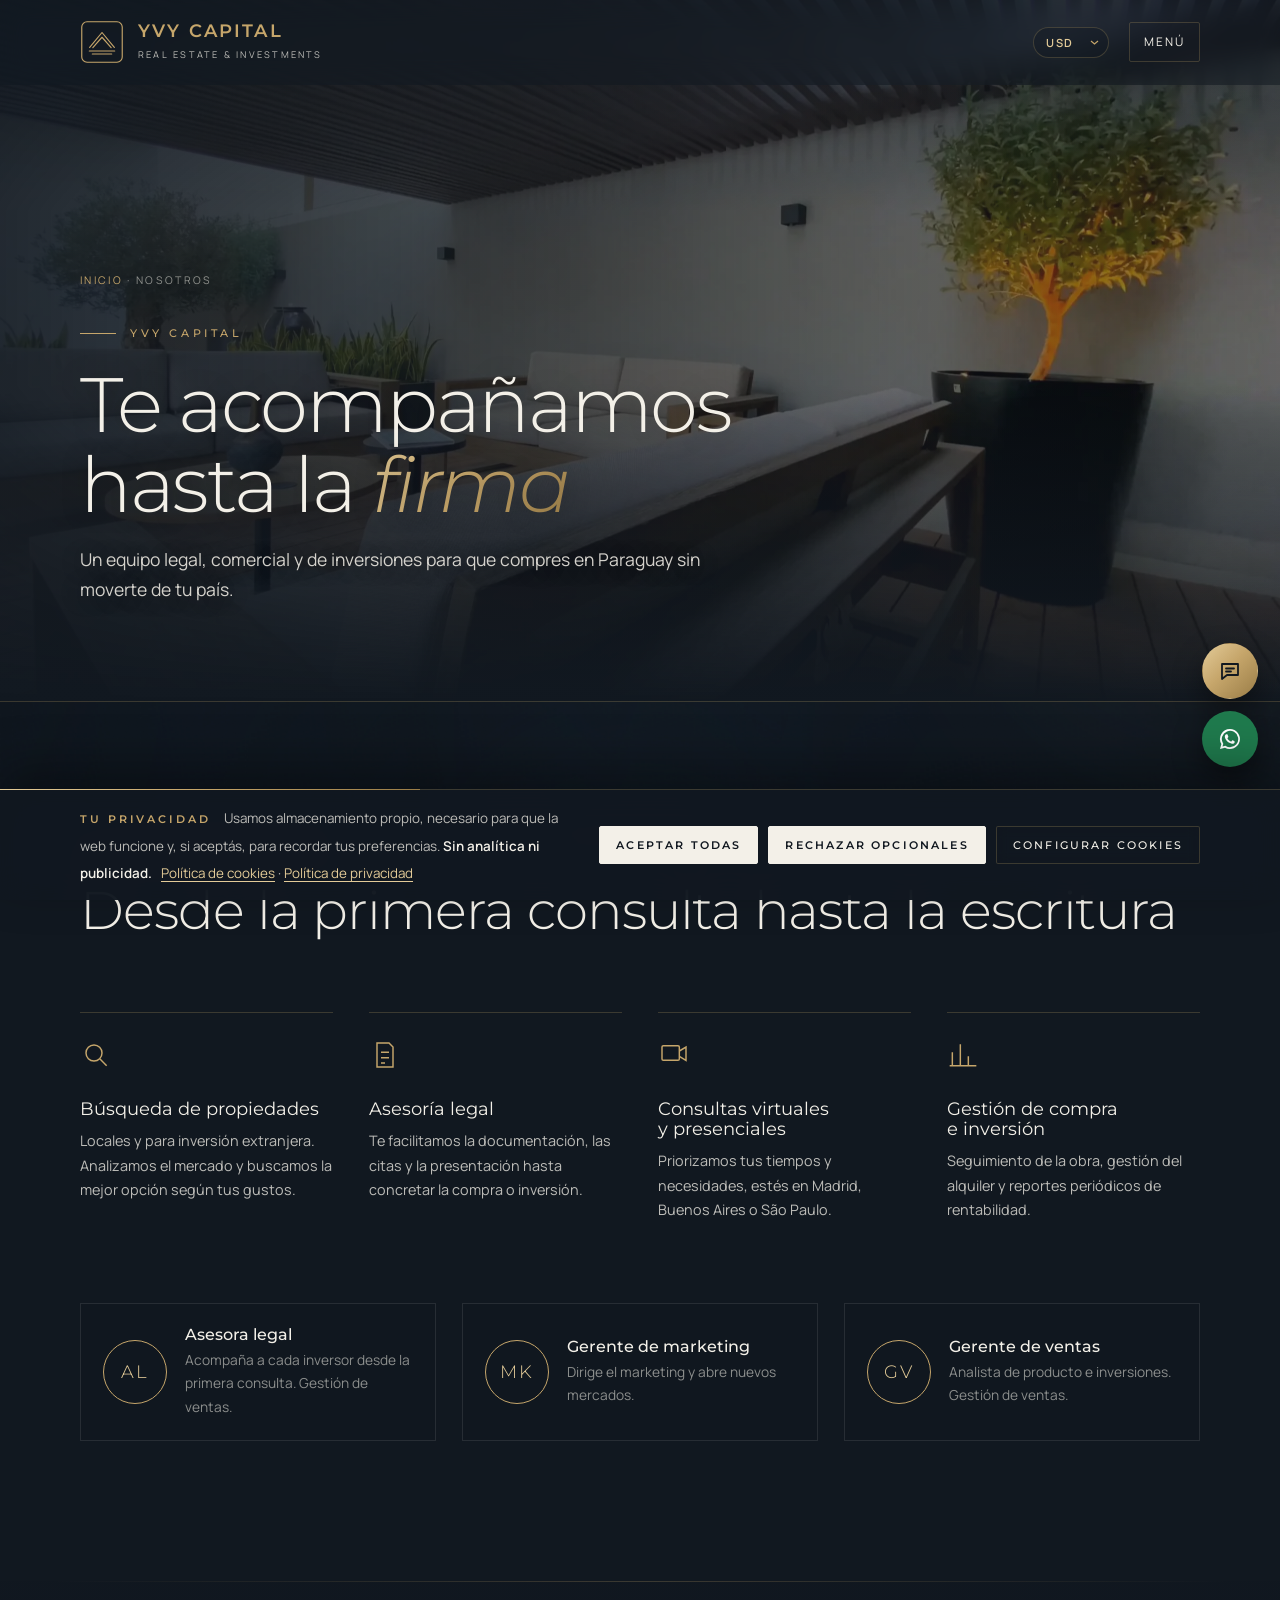
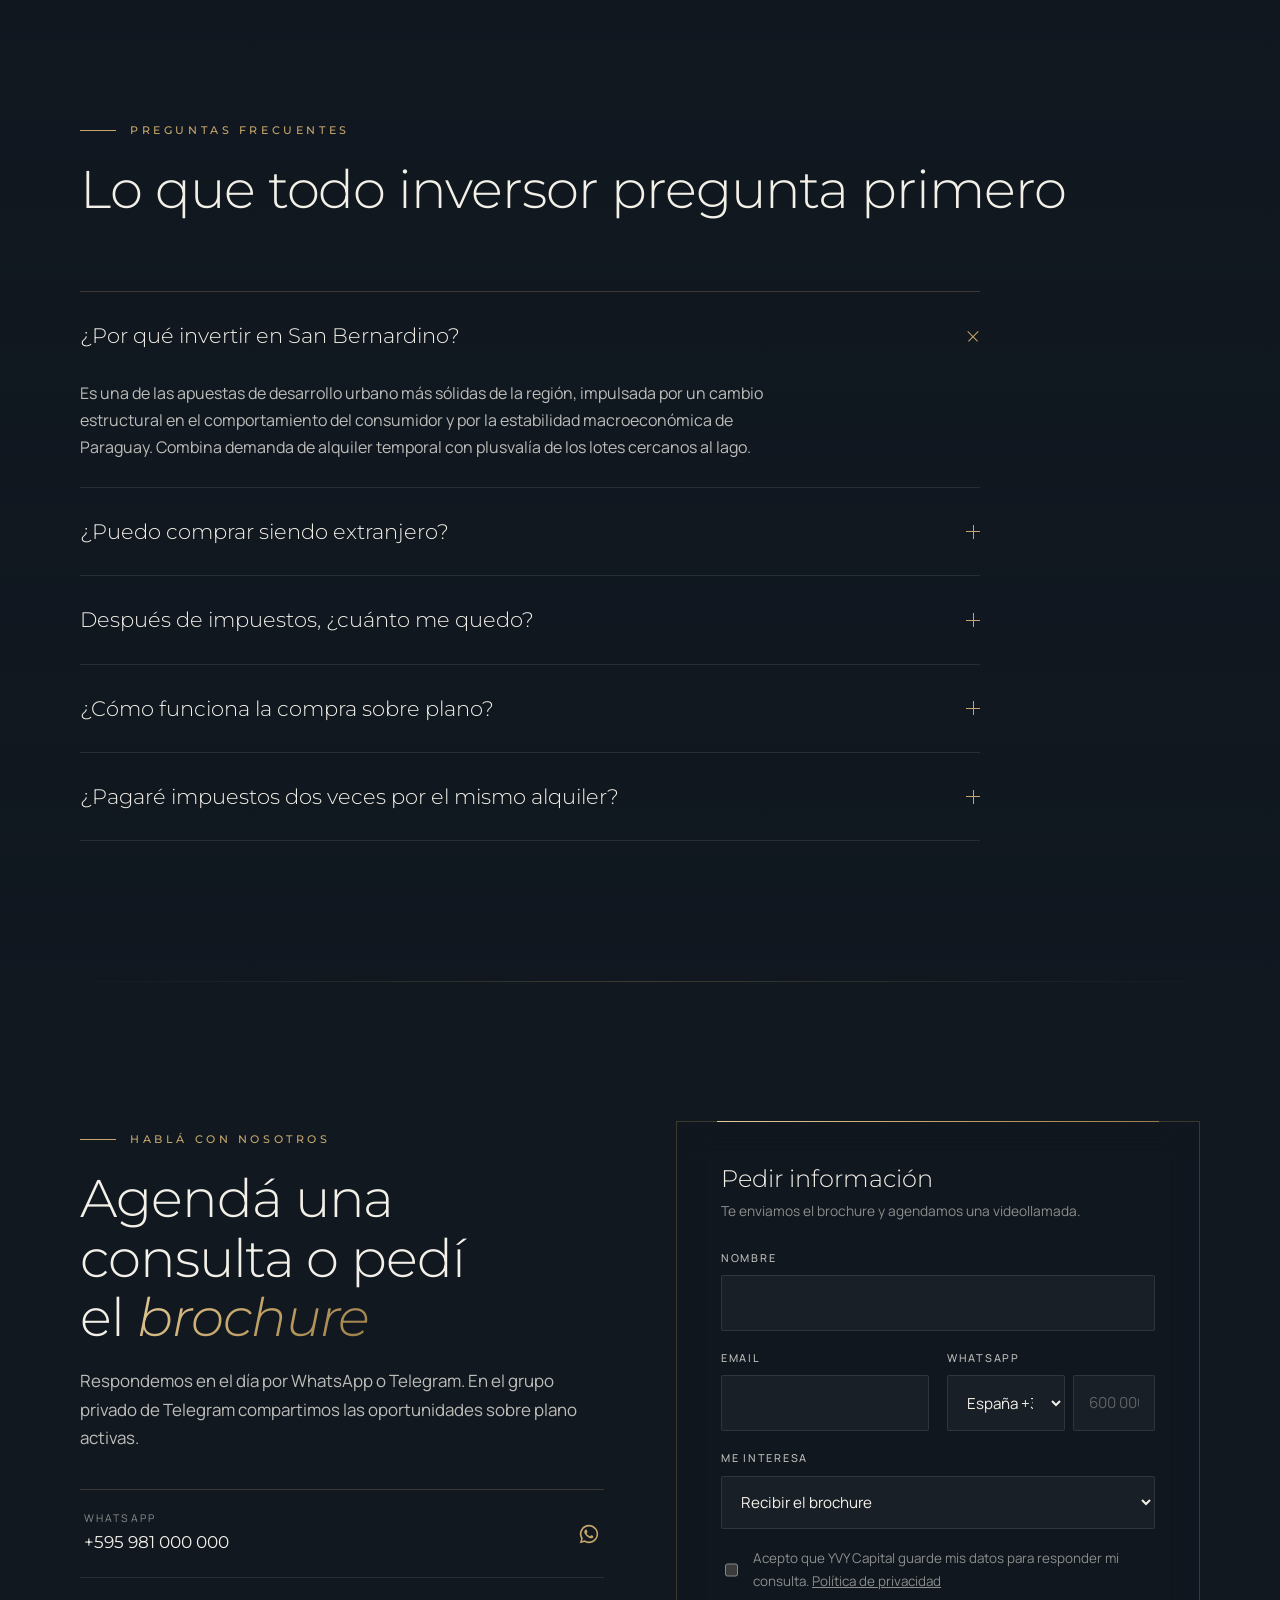
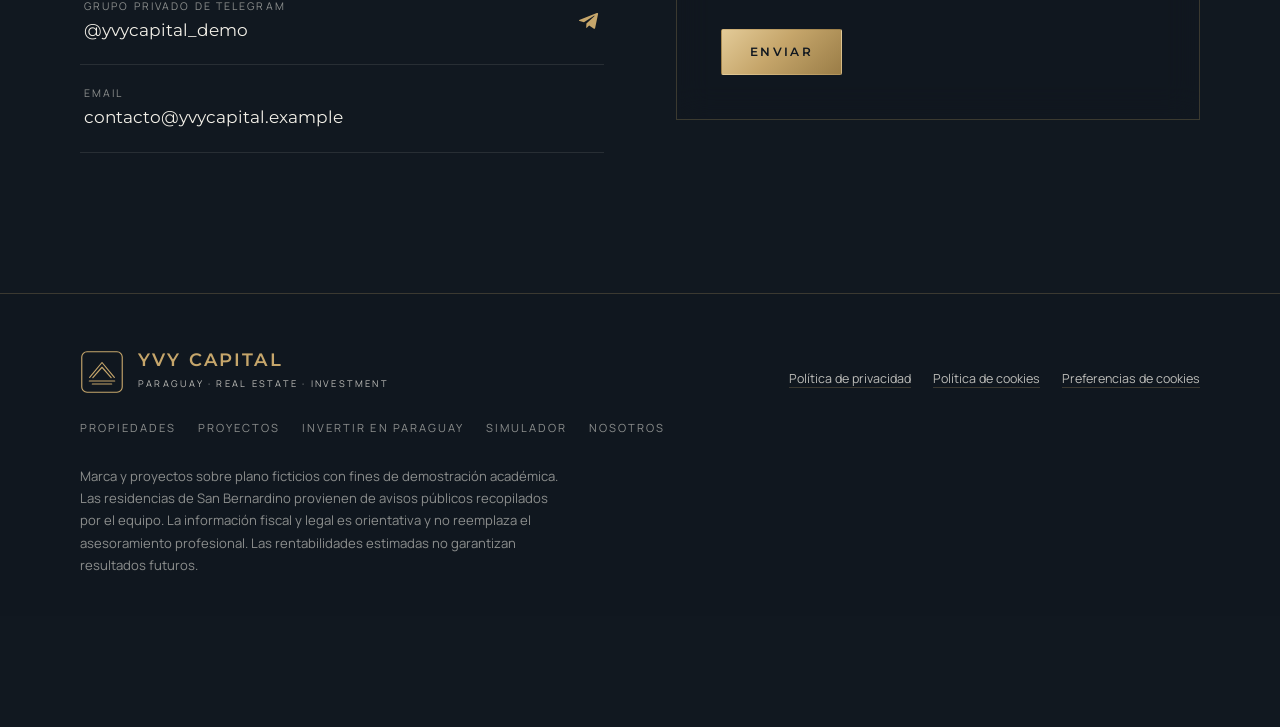
<file: nosotros/index.html>
<!doctype html>
<html lang="es">
<head>
<meta charset="utf-8">
<meta name="viewport" content="width=device-width, initial-scale=1, viewport-fit=cover">
<link rel="icon" href="../assets/favicon.svg" type="image/svg+xml">
<meta name="theme-color" content="#111820">
<title>Nosotros · YVY Capital</title>
<script>document.documentElement.classList.add("js");try{var c=JSON.parse(localStorage.getItem("yvy_consentimiento"));if(!c||c.v!==1||Date.now()-new Date(c.fecha)>3.2e10)throw 0}catch(e){document.documentElement.classList.add("con-galletas")}</script>
<meta name="description" content="Servicios, equipo, preguntas frecuentes y contacto de YVY Capital.">
<link rel="preload" href="../assets/fuentes/montserrat.woff2" as="font" type="font/woff2" crossorigin>
<link rel="preload" href="../assets/fuentes/manrope.woff2" as="font" type="font/woff2" crossorigin>
<link rel="stylesheet" href="../css/styles.css">
<link rel="preload" as="image" href="../assets/videos/nosotros-poster.webp" type="image/webp" media="(min-width: 761px)" fetchpriority="high">
<link rel="preload" as="image" href="../assets/videos/nosotros-poster-movil.webp" type="image/webp" media="(max-width: 760px)" fetchpriority="high">
</head>
<body data-base="../" data-pagina="nosotros">

<main>
  <header class="pagina-cab" data-video-fondo="nosotros">
    <div class="wrap pagina-cab__txt">
      <p class="migas"><a href="../index.html">Inicio</a> · Nosotros</p>
      <span class="eyebrow">YVY Capital</span>
      <h1>Te acompañamos hasta la <em>firma</em></h1>
      <p class="lead">Un equipo legal, comercial y de inversiones para que compres en Paraguay sin moverte de tu país.</p>
    </div>
  </header>

  <!-- SERVICIOS Y EQUIPO -->
  <section class="banda" id="servicios">
    <div class="wrap">
      <div class="cabecera">
        <span class="eyebrow">Nuestros servicios</span>
        <h2 class="h-seccion">Desde la primera consulta hasta la escritura</h2>
      </div>
      <div class="servicios">
        <div class="servicio">
          <svg viewBox="0 0 24 24" fill="none" stroke="currentColor" stroke-width="1.5"><circle cx="10.5" cy="10.5" r="6"/><path d="m15 15 5 5"/></svg>
          <h3>Búsqueda de propiedades</h3>
          <p>Locales y para inversión extranjera. Analizamos el mercado y buscamos la mejor opción según tus gustos.</p>
        </div>
        <div class="servicio">
          <svg viewBox="0 0 24 24" fill="none" stroke="currentColor" stroke-width="1.5"><path d="M6 3h9l3 3v15H6z"/><path d="M9 10h6M9 14h6M9 18h3"/></svg>
          <h3>Asesoría legal</h3>
          <p>Te facilitamos la documentación, las citas y la presentación hasta concretar la compra o inversión.</p>
        </div>
        <div class="servicio">
          <svg viewBox="0 0 24 24" fill="none" stroke="currentColor" stroke-width="1.5"><rect x="3" y="5" width="13" height="11" rx="1"/><path d="m16 9 5-3v10l-5-3"/></svg>
          <h3>Consultas virtuales y presenciales</h3>
          <p>Priorizamos tus tiempos y necesidades, estés en Madrid, Buenos Aires o São Paulo.</p>
        </div>
        <div class="servicio">
          <svg viewBox="0 0 24 24" fill="none" stroke="currentColor" stroke-width="1.5"><path d="M4 20V10M10 20V4M16 20v-7M22 20H2"/></svg>
          <h3>Gestión de compra e inversión</h3>
          <p>Seguimiento de la obra, gestión del alquiler y reportes periódicos de rentabilidad.</p>
        </div>
      </div>

      <div class="equipo" aria-label="Equipo">
        <div class="persona"><div class="persona__ini">AL</div><div><h4>Asesora legal</h4><p>Acompaña a cada inversor desde la primera consulta. Gestión de ventas.</p></div></div>
        <div class="persona"><div class="persona__ini">MK</div><div><h4>Gerente de marketing</h4><p>Dirige el marketing y abre nuevos mercados.</p></div></div>
        <div class="persona"><div class="persona__ini">GV</div><div><h4>Gerente de ventas</h4><p>Analista de producto e inversiones. Gestión de ventas.</p></div></div>
      </div>
    </div>
  </section>

  <!-- FAQ -->
  <section class="banda banda--marfil" id="faq">
    <div class="wrap">
      <div class="cabecera">
        <span class="eyebrow">Preguntas frecuentes</span>
        <h2 class="h-seccion">Lo que todo inversor pregunta primero</h2>
      </div>
      <div class="faq">
        <details open>
          <summary>¿Por qué invertir en San Bernardino?</summary>
          <p>Es una de las apuestas de desarrollo urbano más sólidas de la región, impulsada por un cambio estructural en el comportamiento del consumidor y por la estabilidad macroeconómica de Paraguay. Combina demanda de alquiler temporal con plusvalía de los lotes cercanos al lago.</p>
        </details>
        <details>
          <summary>¿Puedo comprar siendo extranjero?</summary>
          <p>Sí. Solo necesitás pasaporte o documento de identidad, y no hace falta viajar: se puede firmar con un poder notarial apostillado. Paraguay tiene libertad cambiaria: libre ingreso de capitales y libre repatriación de ganancias. Te asesoramos para que gestiones todo a través de YVY Capital.</p>
        </details>
        <details>
          <summary>Después de impuestos, ¿cuánto me quedo?</summary>
          <p>Con la fiscalidad 10-10-10, el alquiler paga un 4 % efectivo si sos residente fiscal en Paraguay. Tus rentas del exterior, en general, no tributan allí. Si residís en España u otro país, aplican sus reglas y el convenio de doble imposición correspondiente.</p>
        </details>
        <details>
          <summary>¿Cómo funciona la compra sobre plano?</summary>
          <p>Pagás un 10 % de entrada y el resto en cuotas al promotor durante la obra, sin banco. Al entregarse, el departamento suele valer más que el precio de compra y empieza a generar renta.</p>
        </details>
        <details>
          <summary>¿Pagaré impuestos dos veces por el mismo alquiler?</summary>
          <p>No. Para residentes en España, el convenio vigente desde octubre de 2024 permite deducir lo pagado en Paraguay: pagás la diferencia entre ambos sistemas, no la suma.</p>
        </details>
      </div>
    </div>
  </section>

  <!-- CONTACTO -->
  <section class="banda" id="contacto">
    <div class="wrap contacto">
      <div>
        <span class="eyebrow">Hablá con nosotros</span>
        <h2 class="h-seccion">Agendá una consulta o pedí el <em>brochure</em></h2>
        <p class="lead">Respondemos en el día por WhatsApp o Telegram. En el grupo privado de Telegram compartimos las oportunidades sobre plano activas.</p>
        <div class="canales">
          <a class="canal" id="canal-wa" href="#" target="_blank" rel="noopener"><span><small>WhatsApp</small><b id="wa-num">+595 981 000 000</b></span><svg width="22" height="22"><use href="#i-wa"/></svg></a>
          <a class="canal" id="canal-tg" href="#" target="_blank" rel="noopener"><span><small>Grupo privado de Telegram</small><b>@yvycapital_demo</b></span><svg width="22" height="22"><use href="#i-tg"/></svg></a>
          <div class="canal"><span><small>Email</small><b id="mail-txt">contacto@yvycapital.example</b></span></div>
        </div>
      </div>
      <form class="form" id="form-contacto" novalidate>
        <h3>Pedir información</h3>
        <p class="form__sub">Te enviamos el brochure y agendamos una videollamada.</p>
        <div class="campos">
          <div class="campo campo--full"><label for="c-nombre">Nombre</label><input type="text" id="c-nombre" autocomplete="name"></div>
          <div class="campo"><label for="c-email">Email</label><input type="email" id="c-email" autocomplete="email"></div>
          <div class="campo"><label for="c-tel">WhatsApp</label><span class="tel"><select id="c-pre" data-prefijos aria-label="Prefijo del país"></select><input type="tel" id="c-tel" autocomplete="tel-national" inputmode="tel" placeholder="600 000 000"></span></div>
          <div class="trampa" aria-hidden="true"><label for="c-web">No completar este campo</label><input type="text" id="c-web" tabindex="-1" autocomplete="off"></div>
          <div class="campo campo--full">
            <label for="c-interes">Me interesa</label>
            <select id="c-interes"><option>Recibir el brochure</option><option>Agendar una videollamada</option><option>Visitar los proyectos</option><option>Asesoría legal para extranjeros</option></select>
          </div>
          <label class="check campo--full"><input type="checkbox" id="c-consentimiento"><span>Acepto que YVY Capital guarde mis datos para responder mi consulta. <a href="../privacidad/index.html">Política de privacidad</a></span></label>
        </div>
        <p class="error" id="c-error" role="alert"></p>
        <button class="btn btn--oro" type="submit" style="margin-top:8px">Enviar</button>
        <div id="c-ok" hidden></div>
      </form>
    </div>
  </section>
</main>

<script src="../js/consentimiento.js"></script>
<script src="../js/layout.js"></script>
<script src="../js/config.js"></script>
<script src="../js/moneda.js"></script>
<script src="../js/db.js"></script>
<script src="../js/scoring.js"></script>
<script src="../js/app.js"></script>
</body>
</html>
</file>
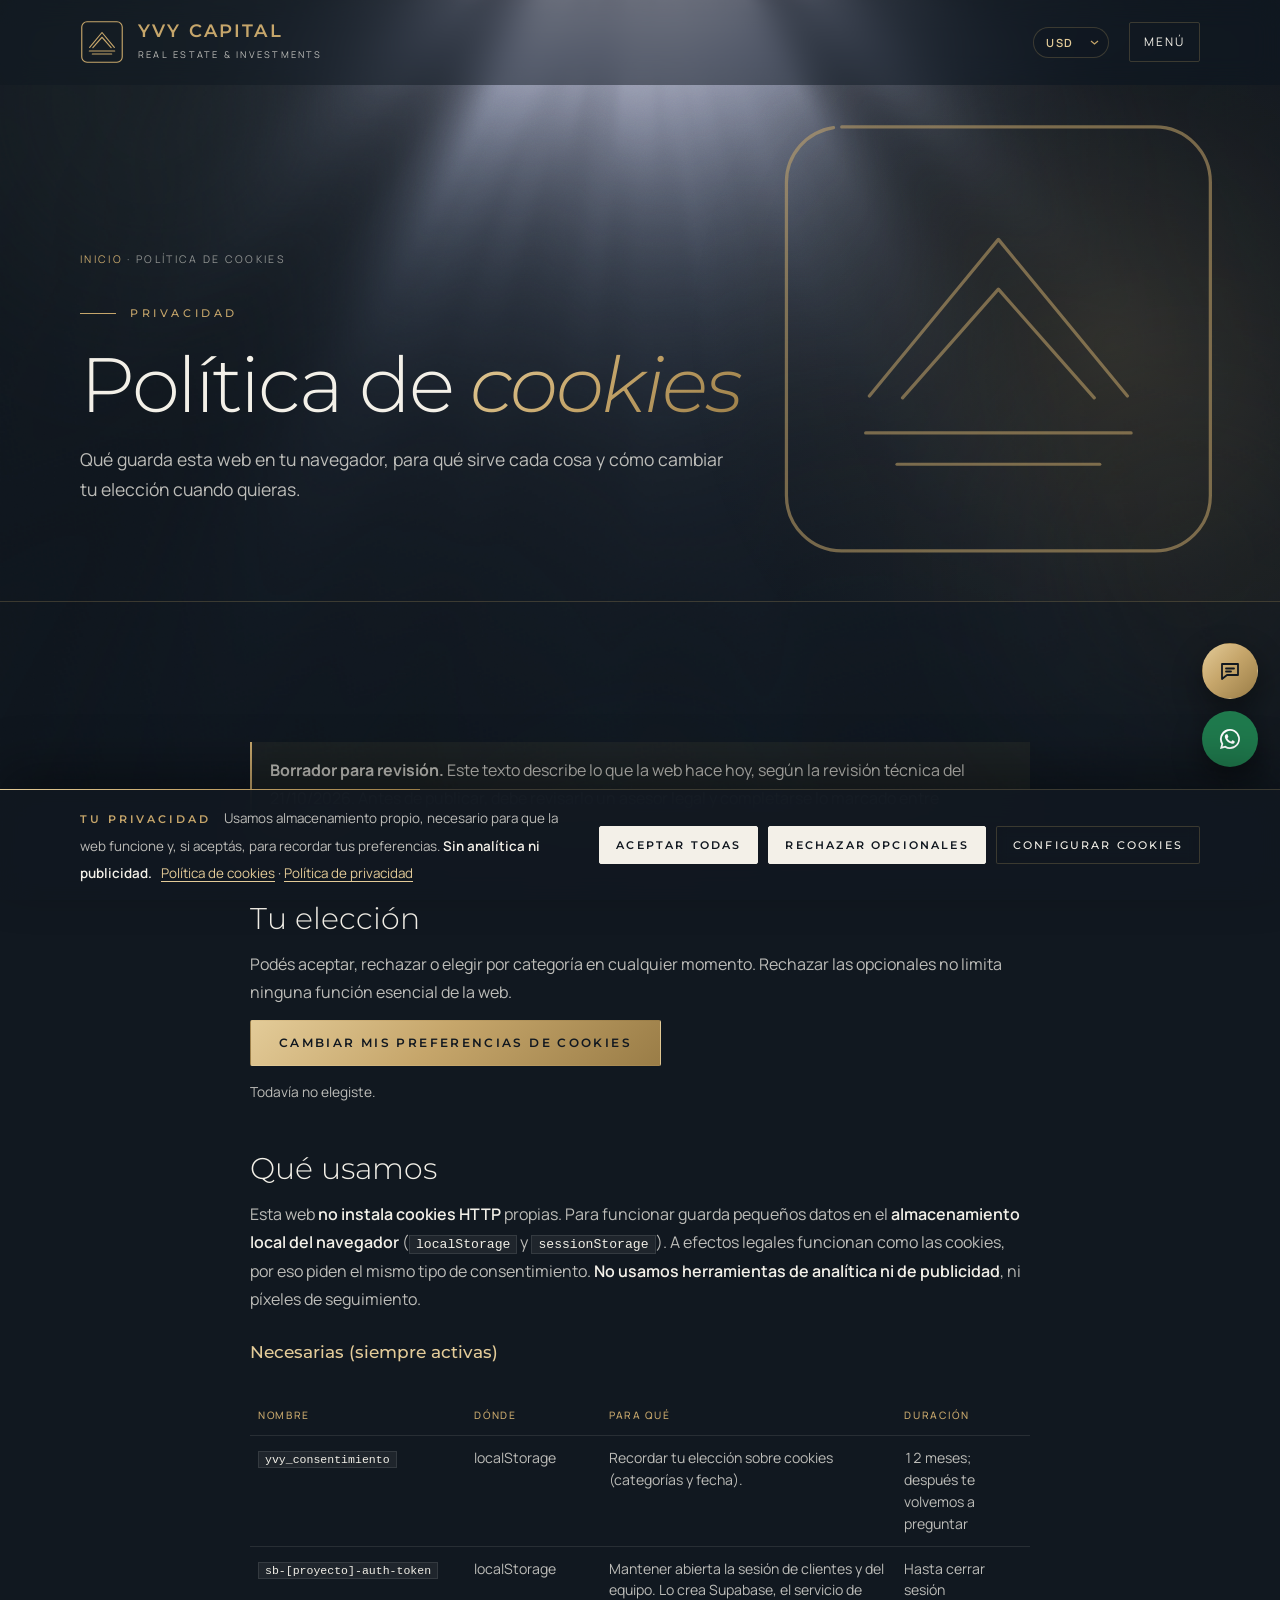
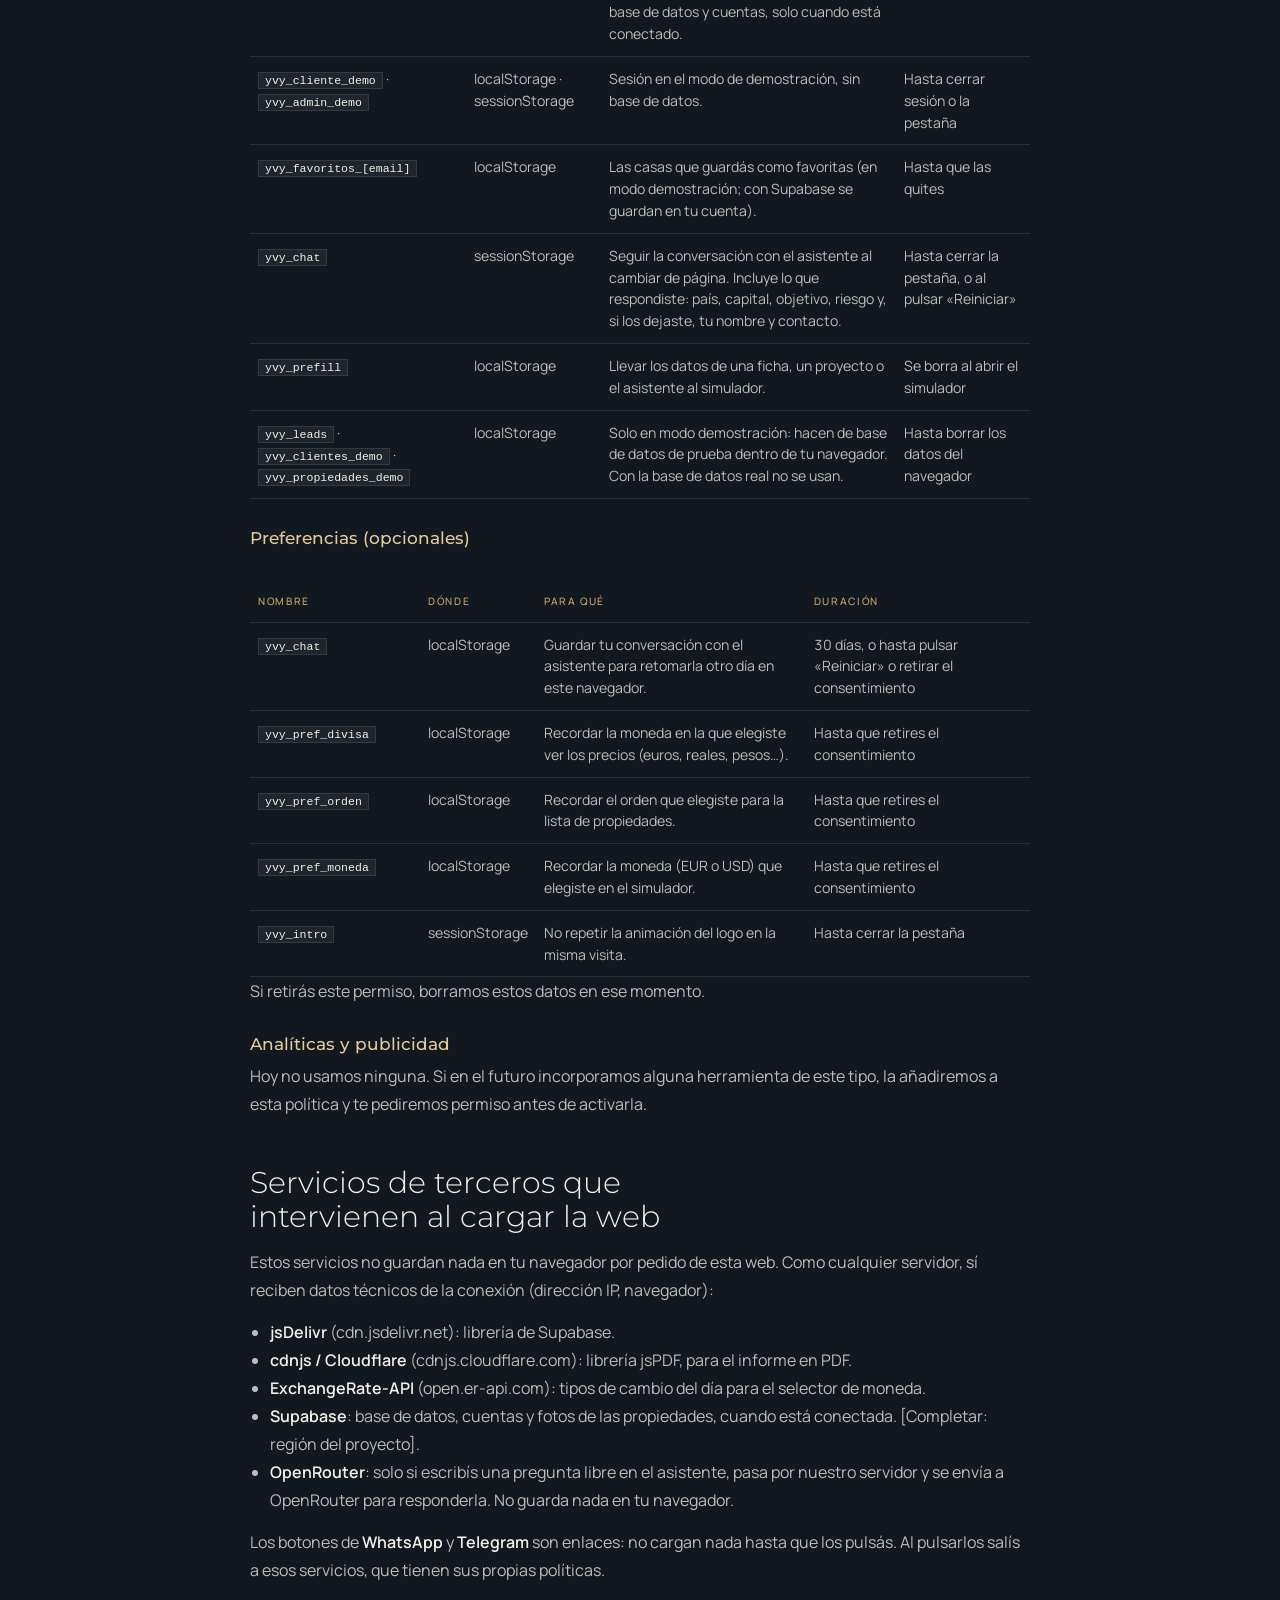
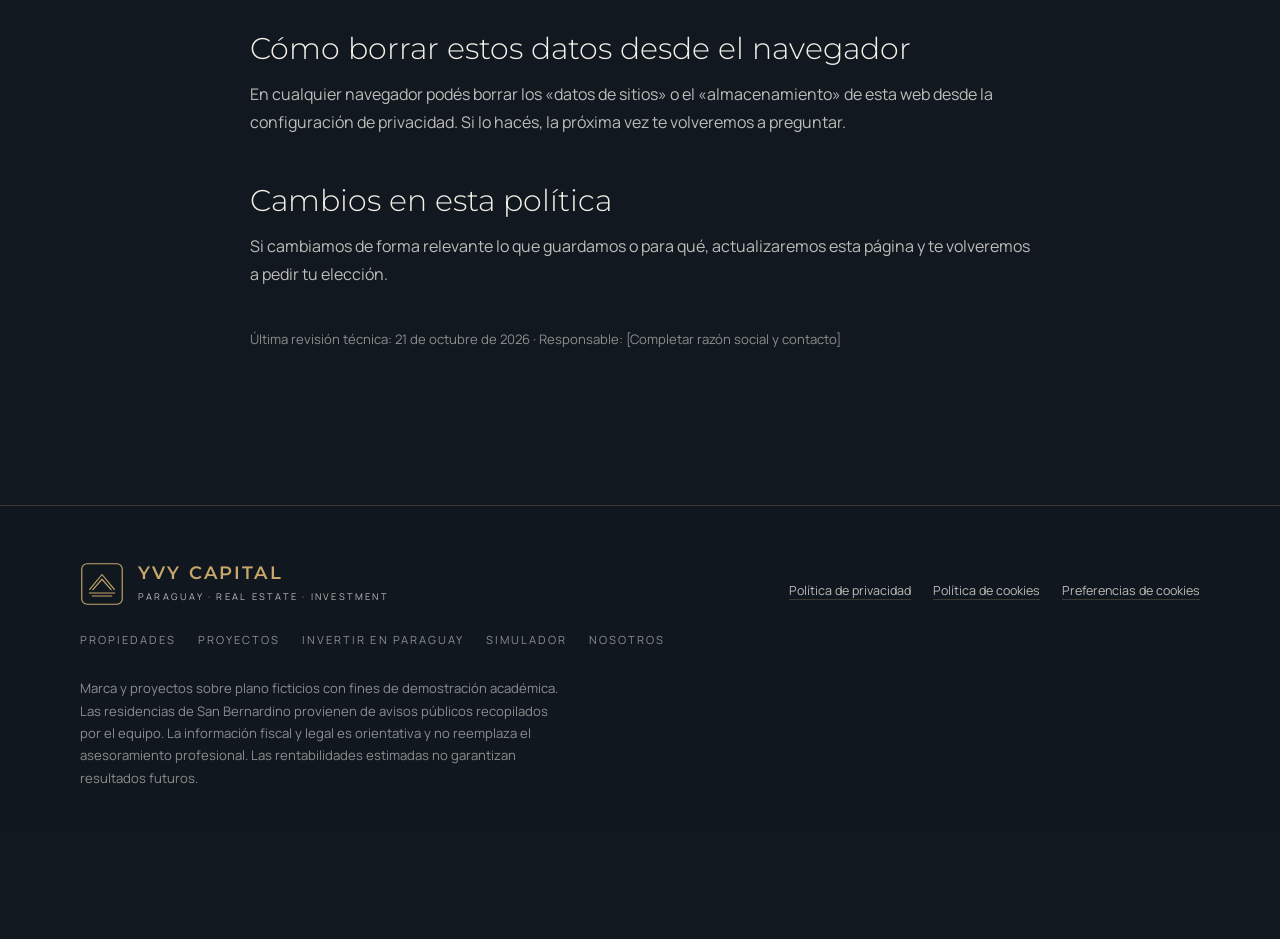
<file: politica-cookies/index.html>
<!doctype html>
<html lang="es">
<head>
<meta charset="utf-8">
<meta name="viewport" content="width=device-width, initial-scale=1, viewport-fit=cover">
<link rel="icon" href="../assets/favicon.svg" type="image/svg+xml">
<meta name="theme-color" content="#111820">
<title>Política de cookies · YVY Capital</title>
<script>document.documentElement.classList.add("js");try{var c=JSON.parse(localStorage.getItem("yvy_consentimiento"));if(!c||c.v!==1||Date.now()-new Date(c.fecha)>3.2e10)throw 0}catch(e){document.documentElement.classList.add("con-galletas")}</script>
<meta name="description" content="Qué guarda la web de YVY Capital en tu navegador, para qué y cómo cambiar tu elección.">
<link rel="preload" href="../assets/fuentes/montserrat.woff2" as="font" type="font/woff2" crossorigin>
<link rel="preload" href="../assets/fuentes/manrope.woff2" as="font" type="font/woff2" crossorigin>
<link rel="stylesheet" href="../css/styles.css">
</head>
<body data-base="../" data-pagina="cookies">

<main>
  <header class="pagina-cab">
    <div class="wrap pagina-cab__txt">
      <p class="migas"><a href="../index.html">Inicio</a> · Política de cookies</p>
      <span class="eyebrow">Privacidad</span>
      <h1>Política de <em>cookies</em></h1>
      <p class="lead">Qué guarda esta web en tu navegador, para qué sirve cada cosa y cómo cambiar tu elección cuando quieras.</p>
    </div>
  </header>

  <section class="banda">
    <div class="wrap doc-legal">
      <p class="doc-legal__aviso" role="note"><b>Borrador para revisión.</b> Este texto describe lo que la web hace hoy, según la revisión técnica del 21/10/2026. Antes de publicar, debe revisarlo un asesor legal y completarse lo marcado entre corchetes.</p>

      <h2 id="preferencias">Tu elección</h2>
      <p>Podés aceptar, rechazar o elegir por categoría en cualquier momento. Rechazar las opcionales no limita ninguna función esencial de la web.</p>
      <p><button type="button" class="btn btn--oro" data-abrir-galletas>Cambiar mis preferencias de cookies</button></p>
      <p id="estado-galletas" class="doc-legal__estado" aria-live="polite"></p>

      <h2>Qué usamos</h2>
      <p>Esta web <strong>no instala cookies HTTP</strong> propias. Para funcionar guarda pequeños datos en el <strong>almacenamiento local del navegador</strong> (<code>localStorage</code> y <code>sessionStorage</code>). A efectos legales funcionan como las cookies, por eso piden el mismo tipo de consentimiento. <strong>No usamos herramientas de analítica ni de publicidad</strong>, ni píxeles de seguimiento.</p>

      <h3>Necesarias (siempre activas)</h3>
      <div class="tabla-scroll">
        <table class="escenarios doc-legal__tabla">
          <thead><tr><th>Nombre</th><th>Dónde</th><th>Para qué</th><th>Duración</th></tr></thead>
          <tbody>
            <tr><td><code>yvy_consentimiento</code></td><td>localStorage</td><td>Recordar tu elección sobre cookies (categorías y fecha).</td><td>12 meses; después te volvemos a preguntar</td></tr>
            <tr><td><code>sb-[proyecto]-auth-token</code></td><td>localStorage</td><td>Mantener abierta la sesión de clientes y del equipo. Lo crea Supabase, el servicio de base de datos y cuentas, solo cuando está conectado.</td><td>Hasta cerrar sesión</td></tr>
            <tr><td><code>yvy_cliente_demo</code> · <code>yvy_admin_demo</code></td><td>localStorage · sessionStorage</td><td>Sesión en el modo de demostración, sin base de datos.</td><td>Hasta cerrar sesión o la pestaña</td></tr>
            <tr><td><code>yvy_favoritos_[email]</code></td><td>localStorage</td><td>Las casas que guardás como favoritas (en modo demostración; con Supabase se guardan en tu cuenta).</td><td>Hasta que las quites</td></tr>
            <tr><td><code>yvy_chat</code></td><td>sessionStorage</td><td>Seguir la conversación con el asistente al cambiar de página. Incluye lo que respondiste: país, capital, objetivo, riesgo y, si los dejaste, tu nombre y contacto.</td><td>Hasta cerrar la pestaña, o al pulsar «Reiniciar»</td></tr>
            <tr><td><code>yvy_prefill</code></td><td>localStorage</td><td>Llevar los datos de una ficha, un proyecto o el asistente al simulador.</td><td>Se borra al abrir el simulador</td></tr>
            <tr><td><code>yvy_leads</code> · <code>yvy_clientes_demo</code> · <code>yvy_propiedades_demo</code></td><td>localStorage</td><td>Solo en modo demostración: hacen de base de datos de prueba dentro de tu navegador. Con la base de datos real no se usan.</td><td>Hasta borrar los datos del navegador</td></tr>
          </tbody>
        </table>
      </div>

      <h3>Preferencias (opcionales)</h3>
      <div class="tabla-scroll">
        <table class="escenarios doc-legal__tabla">
          <thead><tr><th>Nombre</th><th>Dónde</th><th>Para qué</th><th>Duración</th></tr></thead>
          <tbody>
            <tr><td><code>yvy_chat</code></td><td>localStorage</td><td>Guardar tu conversación con el asistente para retomarla otro día en este navegador.</td><td>30 días, o hasta pulsar «Reiniciar» o retirar el consentimiento</td></tr>
            <tr><td><code>yvy_pref_divisa</code></td><td>localStorage</td><td>Recordar la moneda en la que elegiste ver los precios (euros, reales, pesos…).</td><td>Hasta que retires el consentimiento</td></tr>
            <tr><td><code>yvy_pref_orden</code></td><td>localStorage</td><td>Recordar el orden que elegiste para la lista de propiedades.</td><td>Hasta que retires el consentimiento</td></tr>
            <tr><td><code>yvy_pref_moneda</code></td><td>localStorage</td><td>Recordar la moneda (EUR o USD) que elegiste en el simulador.</td><td>Hasta que retires el consentimiento</td></tr>
            <tr><td><code>yvy_intro</code></td><td>sessionStorage</td><td>No repetir la animación del logo en la misma visita.</td><td>Hasta cerrar la pestaña</td></tr>
          </tbody>
        </table>
      </div>
      <p>Si retirás este permiso, borramos estos datos en ese momento.</p>

      <h3>Analíticas y publicidad</h3>
      <p>Hoy no usamos ninguna. Si en el futuro incorporamos alguna herramienta de este tipo, la añadiremos a esta política y te pediremos permiso antes de activarla.</p>

      <h2>Servicios de terceros que intervienen al cargar la web</h2>
      <p>Estos servicios no guardan nada en tu navegador por pedido de esta web. Como cualquier servidor, sí reciben datos técnicos de la conexión (dirección IP, navegador):</p>
      <ul>
        <li><strong>jsDelivr</strong> (cdn.jsdelivr.net): librería de Supabase.</li>
        <li><strong>cdnjs / Cloudflare</strong> (cdnjs.cloudflare.com): librería jsPDF, para el informe en PDF.</li>
        <li><strong>ExchangeRate-API</strong> (open.er-api.com): tipos de cambio del día para el selector de moneda.</li>
        <li><strong>Supabase</strong>: base de datos, cuentas y fotos de las propiedades, cuando está conectada. [Completar: región del proyecto].</li>
        <li><strong>OpenRouter</strong>: solo si escribís una pregunta libre en el asistente, pasa por nuestro servidor y se envía a OpenRouter para responderla. No guarda nada en tu navegador.</li>
      </ul>
      <p>Los botones de <strong>WhatsApp</strong> y <strong>Telegram</strong> son enlaces: no cargan nada hasta que los pulsás. Al pulsarlos salís a esos servicios, que tienen sus propias políticas.</p>

      <h2>Cómo borrar estos datos desde el navegador</h2>
      <p>En cualquier navegador podés borrar los «datos de sitios» o el «almacenamiento» de esta web desde la configuración de privacidad. Si lo hacés, la próxima vez te volveremos a preguntar.</p>

      <h2>Cambios en esta política</h2>
      <p>Si cambiamos de forma relevante lo que guardamos o para qué, actualizaremos esta página y te volveremos a pedir tu elección.</p>
      <p class="doc-legal__fecha">Última revisión técnica: 21 de octubre de 2026 · Responsable: [Completar razón social y contacto]</p>
    </div>
  </section>
</main>

<script src="../js/consentimiento.js"></script>
<script src="../js/layout.js"></script>
<script src="../js/config.js"></script>
<script src="../js/moneda.js"></script>
<script src="../js/db.js"></script>
<script src="../js/scoring.js"></script>
<script src="../js/app.js"></script>
<script>
  // Muestra la elección guardada en este navegador
  (() => {
    const C = window.YVYConsentimiento, out = document.getElementById("estado-galletas");
    const pintar = () => {
      const e = C.estado();
      out.textContent = !e ? "Todavía no elegiste." : "Tu elección actual: necesarias sí · preferencias " + (e.preferencias ? "sí" : "no") + ".";
    };
    pintar();
    C.alCambiar(pintar);
  })();
</script>
</body>
</html>
</file>
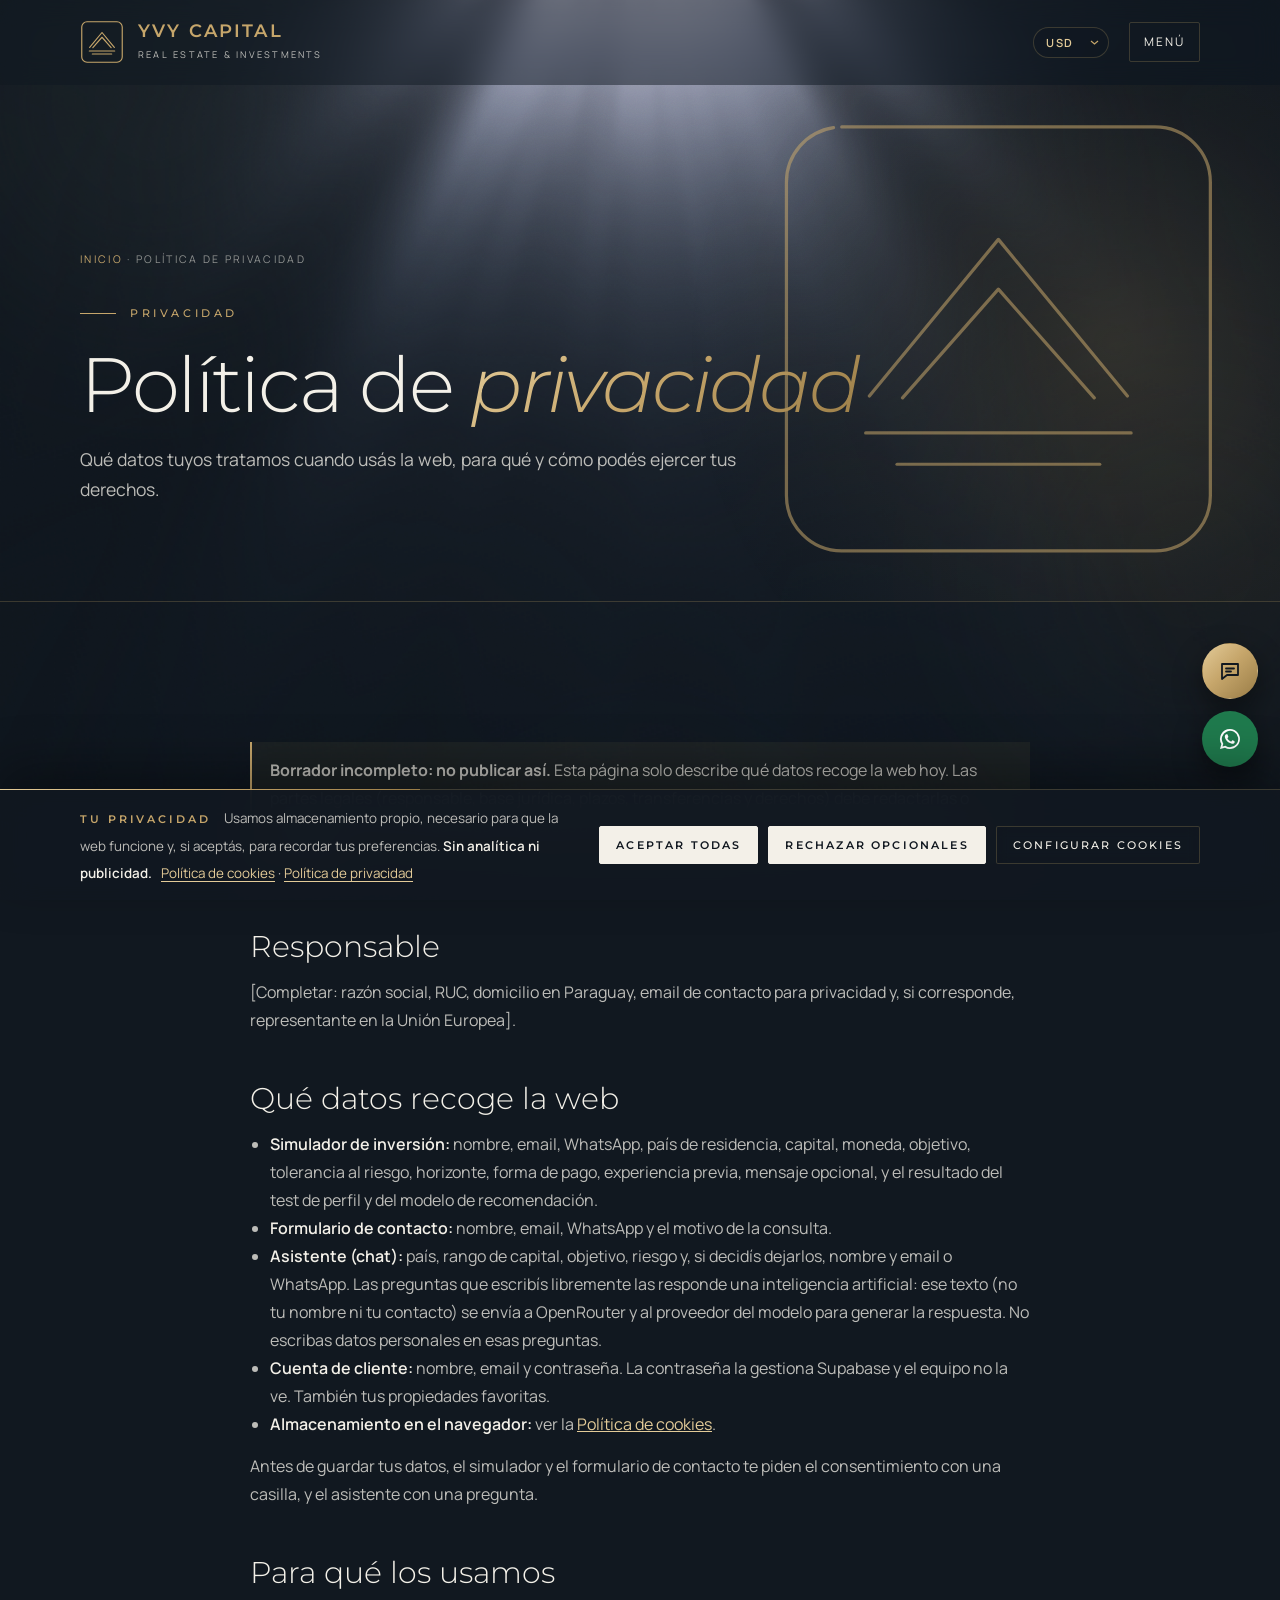
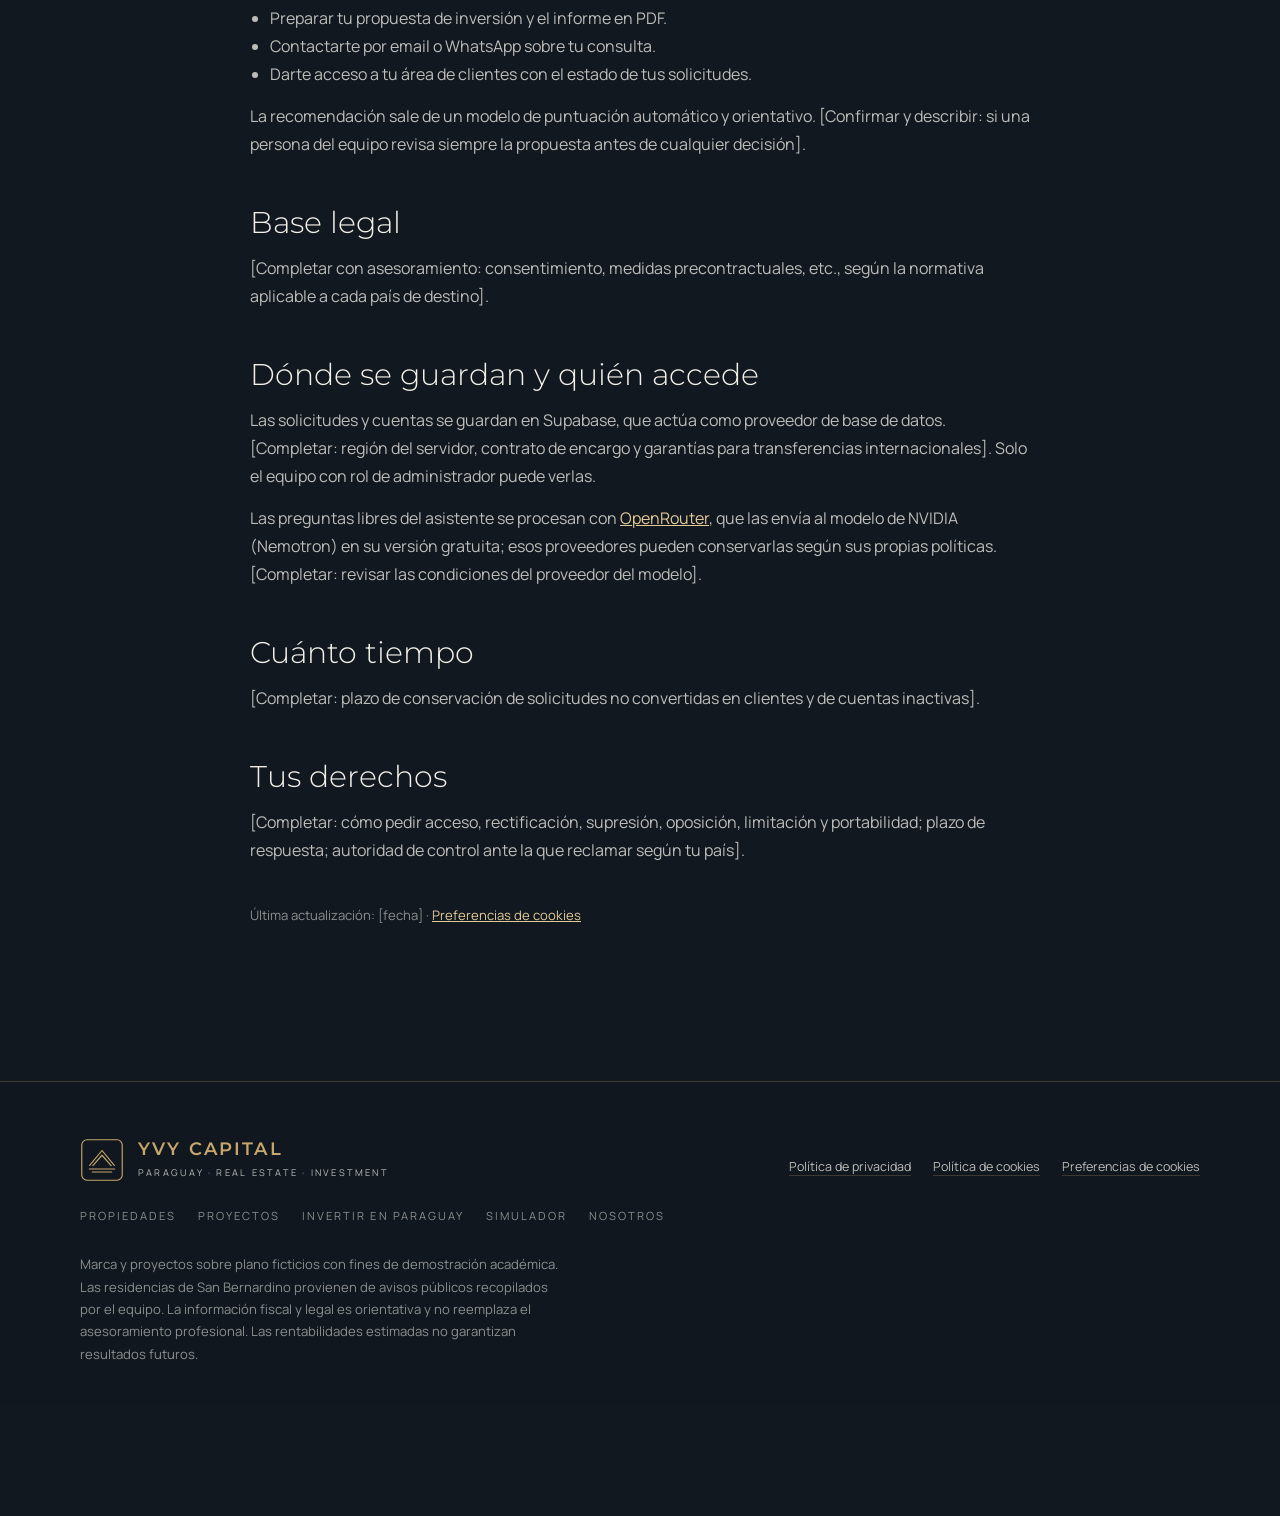
<file: privacidad/index.html>
<!doctype html>
<html lang="es">
<head>
<meta charset="utf-8">
<meta name="viewport" content="width=device-width, initial-scale=1, viewport-fit=cover">
<link rel="icon" href="../assets/favicon.svg" type="image/svg+xml">
<meta name="theme-color" content="#111820">
<title>Política de privacidad · YVY Capital</title>
<script>document.documentElement.classList.add("js");try{var c=JSON.parse(localStorage.getItem("yvy_consentimiento"));if(!c||c.v!==1||Date.now()-new Date(c.fecha)>3.2e10)throw 0}catch(e){document.documentElement.classList.add("con-galletas")}</script>
<meta name="description" content="Qué datos personales trata YVY Capital, para qué y cómo ejercer tus derechos.">
<meta name="robots" content="noindex">
<link rel="preload" href="../assets/fuentes/montserrat.woff2" as="font" type="font/woff2" crossorigin>
<link rel="preload" href="../assets/fuentes/manrope.woff2" as="font" type="font/woff2" crossorigin>
<link rel="stylesheet" href="../css/styles.css">
</head>
<body data-base="../" data-pagina="privacidad">

<main>
  <header class="pagina-cab">
    <div class="wrap pagina-cab__txt">
      <p class="migas"><a href="../index.html">Inicio</a> · Política de privacidad</p>
      <span class="eyebrow">Privacidad</span>
      <h1>Política de <em>privacidad</em></h1>
      <p class="lead">Qué datos tuyos tratamos cuando usás la web, para qué y cómo podés ejercer tus derechos.</p>
    </div>
  </header>

  <section class="banda">
    <div class="wrap doc-legal">
      <p class="doc-legal__aviso" role="note"><b>Borrador incompleto: no publicar así.</b> Esta página solo describe qué datos recoge la web hoy. Las partes legales (responsable, base jurídica, plazos, transferencias y derechos) debe redactarlas o validarlas un asesor legal según los países a los que se dirige la web. Lo que falta está marcado entre corchetes.</p>

      <h2>Responsable</h2>
      <p>[Completar: razón social, RUC, domicilio en Paraguay, email de contacto para privacidad y, si corresponde, representante en la Unión Europea].</p>

      <h2>Qué datos recoge la web</h2>
      <ul>
        <li><strong>Simulador de inversión:</strong> nombre, email, WhatsApp, país de residencia, capital, moneda, objetivo, tolerancia al riesgo, horizonte, forma de pago, experiencia previa, mensaje opcional, y el resultado del test de perfil y del modelo de recomendación.</li>
        <li><strong>Formulario de contacto:</strong> nombre, email, WhatsApp y el motivo de la consulta.</li>
        <li><strong>Asistente (chat):</strong> país, rango de capital, objetivo, riesgo y, si decidís dejarlos, nombre y email o WhatsApp. Las preguntas que escribís libremente las responde una inteligencia artificial: ese texto (no tu nombre ni tu contacto) se envía a OpenRouter y al proveedor del modelo para generar la respuesta. No escribas datos personales en esas preguntas.</li>
        <li><strong>Cuenta de cliente:</strong> nombre, email y contraseña. La contraseña la gestiona Supabase y el equipo no la ve. También tus propiedades favoritas.</li>
        <li><strong>Almacenamiento en el navegador:</strong> ver la <a href="../politica-cookies/index.html">Política de cookies</a>.</li>
      </ul>
      <p>Antes de guardar tus datos, el simulador y el formulario de contacto te piden el consentimiento con una casilla, y el asistente con una pregunta.</p>

      <h2>Para qué los usamos</h2>
      <ul>
        <li>Preparar tu propuesta de inversión y el informe en PDF.</li>
        <li>Contactarte por email o WhatsApp sobre tu consulta.</li>
        <li>Darte acceso a tu área de clientes con el estado de tus solicitudes.</li>
      </ul>
      <p>La recomendación sale de un modelo de puntuación automático y orientativo. [Confirmar y describir: si una persona del equipo revisa siempre la propuesta antes de cualquier decisión].</p>

      <h2>Base legal</h2>
      <p>[Completar con asesoramiento: consentimiento, medidas precontractuales, etc., según la normativa aplicable a cada país de destino].</p>

      <h2>Dónde se guardan y quién accede</h2>
      <p>Las solicitudes y cuentas se guardan en Supabase, que actúa como proveedor de base de datos. [Completar: región del servidor, contrato de encargo y garantías para transferencias internacionales]. Solo el equipo con rol de administrador puede verlas.</p>
      <p>Las preguntas libres del asistente se procesan con <a href="https://openrouter.ai/privacy" target="_blank" rel="noopener">OpenRouter</a>, que las envía al modelo de NVIDIA (Nemotron) en su versión gratuita; esos proveedores pueden conservarlas según sus propias políticas. [Completar: revisar las condiciones del proveedor del modelo].</p>

      <h2>Cuánto tiempo</h2>
      <p>[Completar: plazo de conservación de solicitudes no convertidas en clientes y de cuentas inactivas].</p>

      <h2>Tus derechos</h2>
      <p>[Completar: cómo pedir acceso, rectificación, supresión, oposición, limitación y portabilidad; plazo de respuesta; autoridad de control ante la que reclamar según tu país].</p>

      <p class="doc-legal__fecha">Última actualización: [fecha] · <button type="button" class="doc-legal__enlace" data-abrir-galletas>Preferencias de cookies</button></p>
    </div>
  </section>
</main>

<script src="../js/consentimiento.js"></script>
<script src="../js/layout.js"></script>
<script src="../js/config.js"></script>
<script src="../js/moneda.js"></script>
<script src="../js/db.js"></script>
<script src="../js/scoring.js"></script>
<script src="../js/app.js"></script>
</body>
</html>
</file>
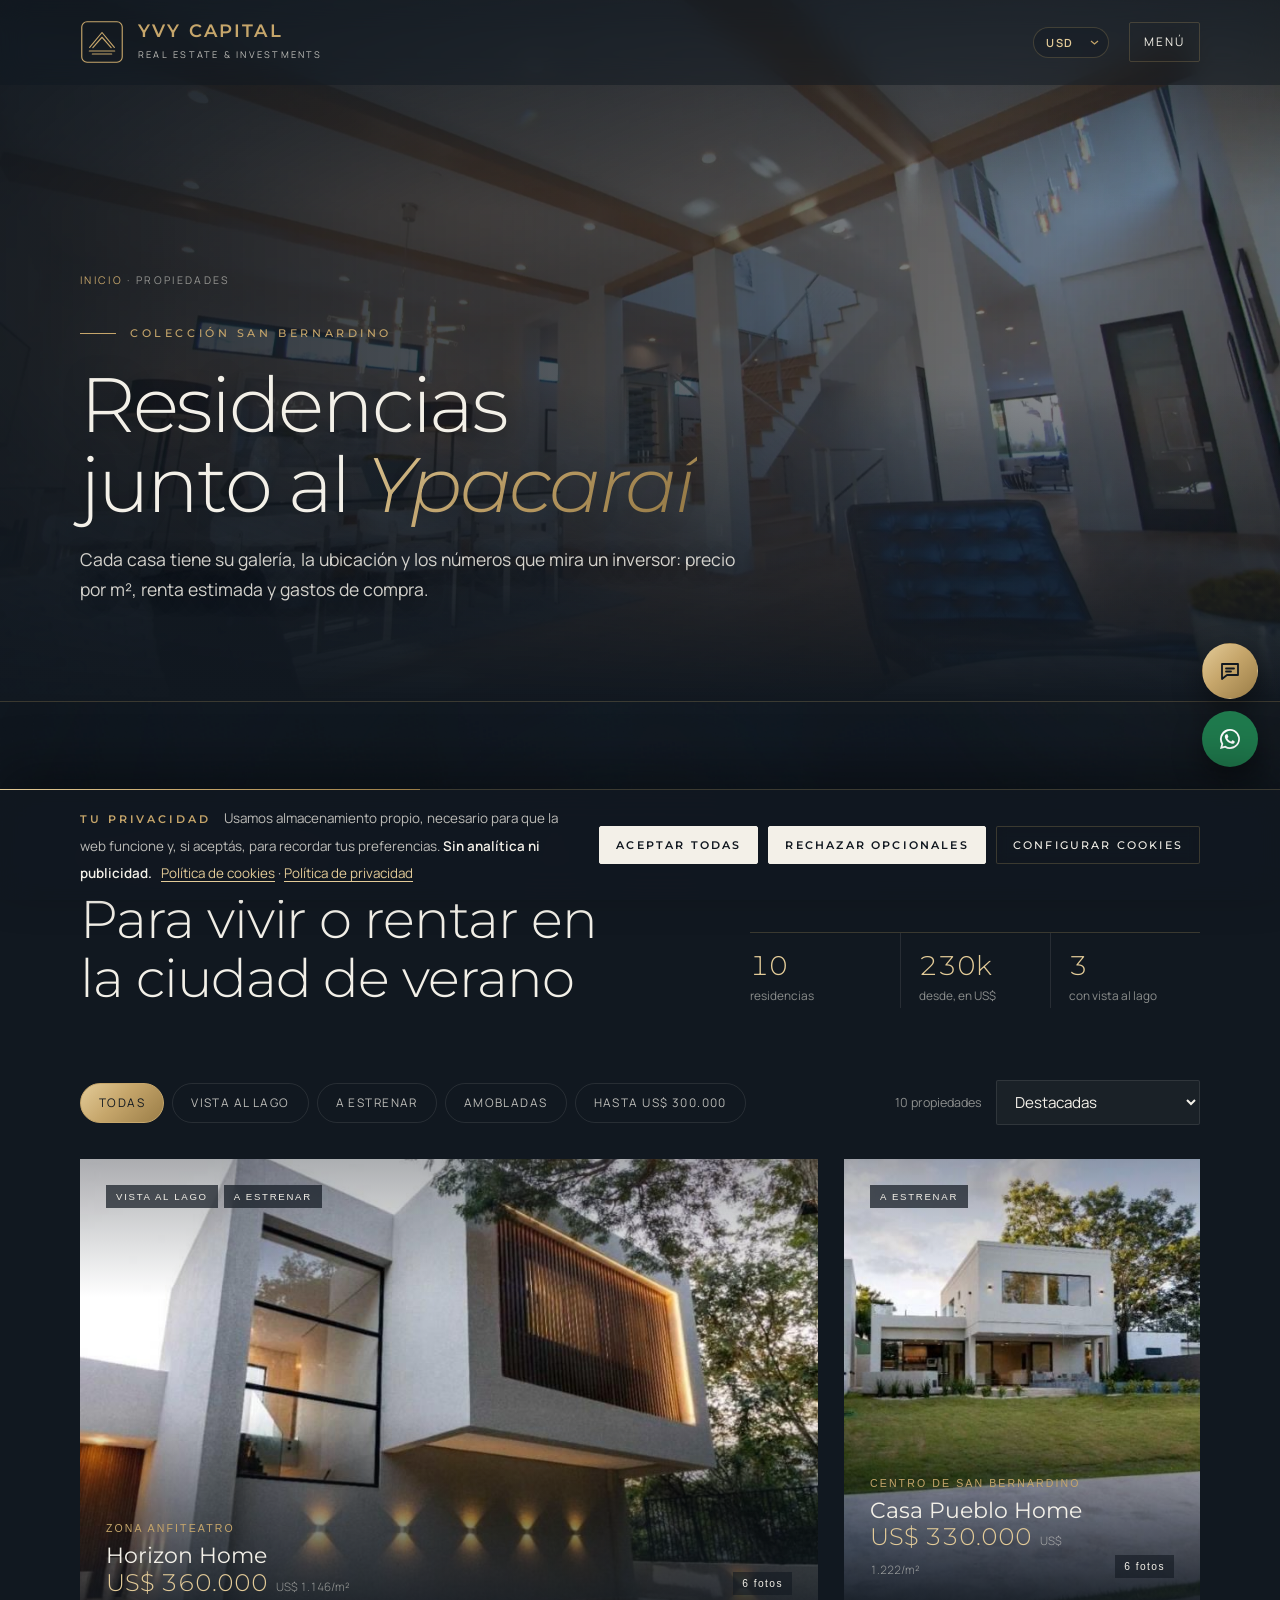
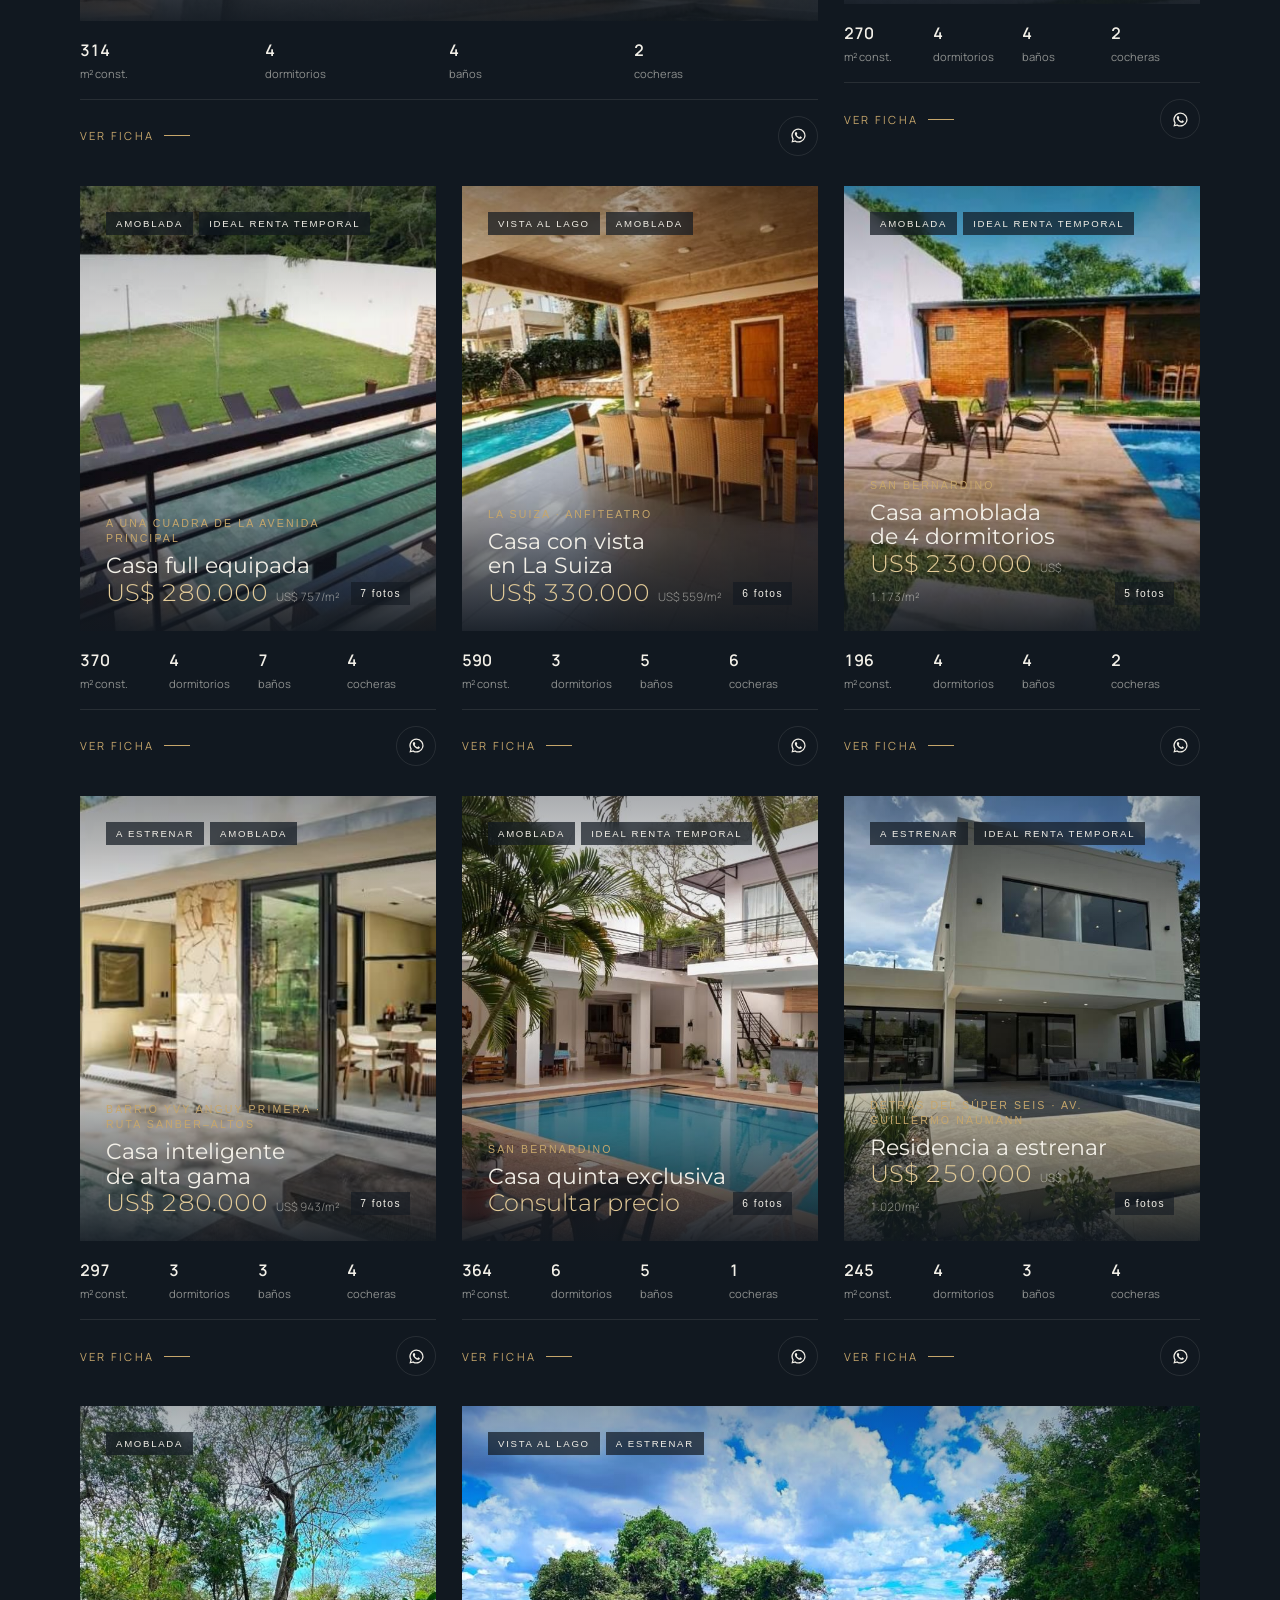
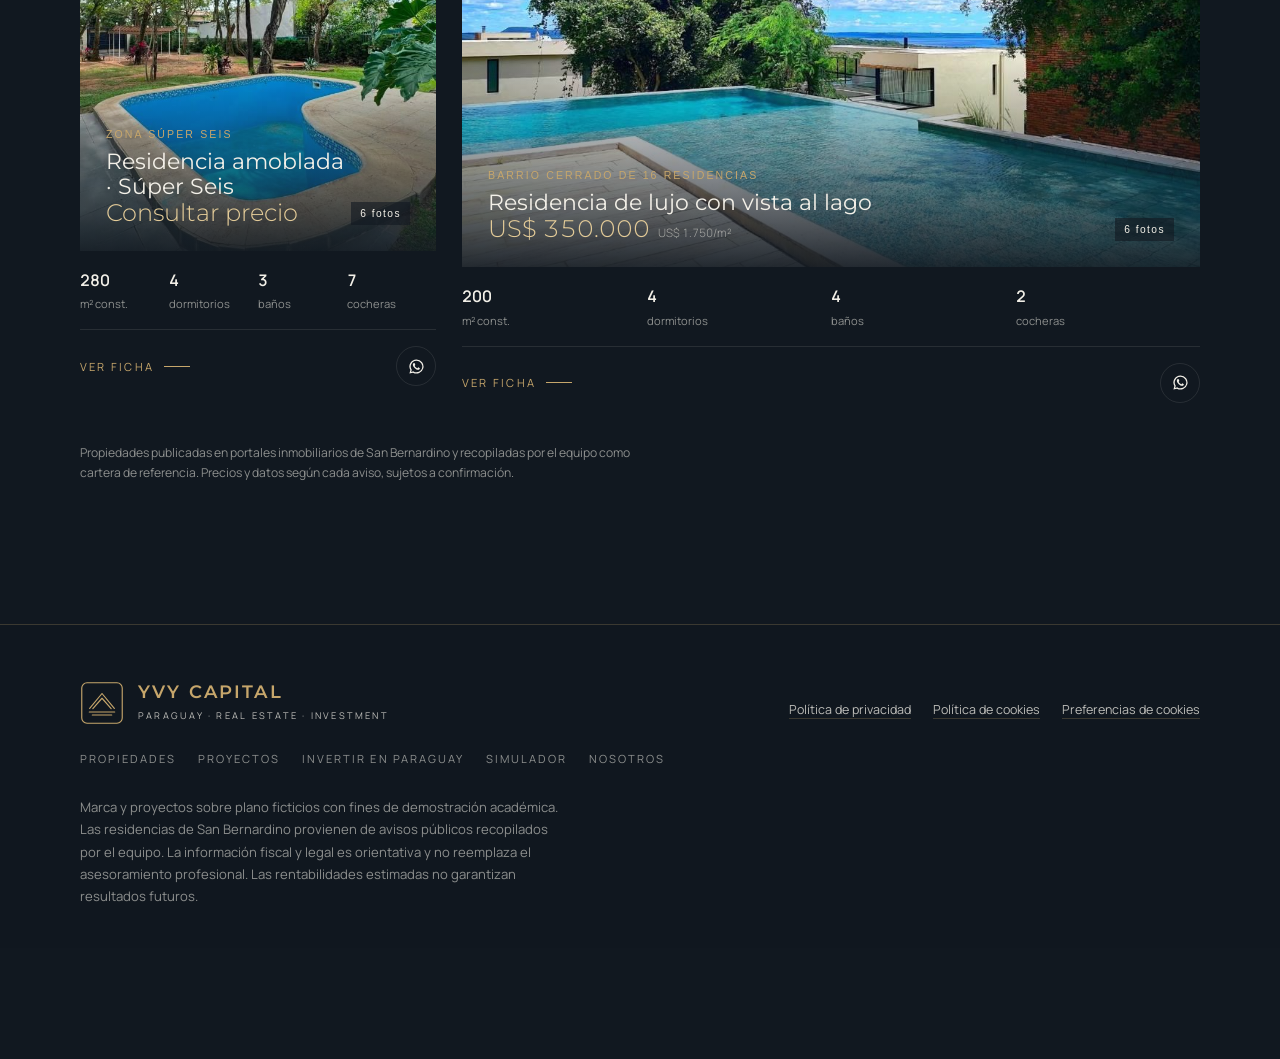
<file: propiedades/index.html>
<!doctype html>
<html lang="es">
<head>
<meta charset="utf-8">
<meta name="viewport" content="width=device-width, initial-scale=1, viewport-fit=cover">
<link rel="icon" href="../assets/favicon.svg" type="image/svg+xml">
<meta name="theme-color" content="#111820">
<title>Propiedades · YVY Capital</title>
<script>document.documentElement.classList.add("js");try{var c=JSON.parse(localStorage.getItem("yvy_consentimiento"));if(!c||c.v!==1||Date.now()-new Date(c.fecha)>3.2e10)throw 0}catch(e){document.documentElement.classList.add("con-galletas")}</script>
<meta name="description" content="Diez residencias en San Bernardino, junto al Lago Ypacaraí, con galería, ubicación y números para el inversor.">
<link rel="preload" href="../assets/fuentes/montserrat.woff2" as="font" type="font/woff2" crossorigin>
<link rel="preload" href="../assets/fuentes/manrope.woff2" as="font" type="font/woff2" crossorigin>
<link rel="stylesheet" href="../css/styles.css">
<link rel="preload" as="image" href="../assets/videos/propiedades-poster.webp" type="image/webp" media="(min-width: 761px)" fetchpriority="high">
<link rel="preload" as="image" href="../assets/videos/propiedades-poster-movil.webp" type="image/webp" media="(max-width: 760px)" fetchpriority="high">
</head>
<body data-base="../" data-pagina="propiedades">

<main>
  <header class="pagina-cab" data-video-fondo="propiedades">
    <div class="wrap pagina-cab__txt">
      <p class="migas"><a href="../index.html">Inicio</a> · Propiedades</p>
      <span class="eyebrow">Colección San Bernardino</span>
      <h1>Residencias junto al <em>Ypacaraí</em></h1>
      <p class="lead">Cada casa tiene su galería, la ubicación y los números que mira un inversor: precio por m², renta estimada y gastos de compra.</p>
    </div>
  </header>

  <section class="banda" id="propiedades">
    <div class="wrap">
      <div class="cabecera pr-cabecera">
        <div>
          <span class="eyebrow">Cartera disponible</span>
          <h2 class="h-seccion">Para vivir o rentar en la ciudad de verano</h2>
        </div>
        <div class="pr-resumen" aria-label="Resumen de la cartera">
          <div><b>10</b><span>residencias</span></div>
          <div><b>230k</b><span>desde, en US$</span></div>
          <div><b>3</b><span>con vista al lago</span></div>
        </div>
      </div>
      <div class="pr-barra">
        <div class="filtros" role="group" aria-label="Filtrar casas">
          <button class="chip" aria-pressed="true" data-filtro-casa="todas">Todas</button>
          <button class="chip" aria-pressed="false" data-filtro-casa="vista">Vista al lago</button>
          <button class="chip" aria-pressed="false" data-filtro-casa="estrenar">A estrenar</button>
          <button class="chip" aria-pressed="false" data-filtro-casa="amoblada">Amobladas</button>
          <button class="chip" aria-pressed="false" data-filtro-casa="hasta300">Hasta US$ 300.000</button>
        </div>
        <div class="pr-orden">
          <span id="casas-cuenta" aria-live="polite">10 propiedades</span>
          <label class="sr" for="casas-orden">Ordenar</label>
          <select id="casas-orden">
            <option value="destacadas">Destacadas</option>
            <option value="precio-asc">Precio: menor a mayor</option>
            <option value="precio-desc">Precio: mayor a menor</option>
            <option value="superficie">Más superficie</option>
          </select>
        </div>
      </div>
      <div class="pr-grid" id="lista-casas"></div>
      <p class="pr-fuente">Propiedades publicadas en portales inmobiliarios de San Bernardino y recopiladas por el equipo como cartera de referencia. Precios y datos según cada aviso, sujetos a confirmación.</p>
    </div>
  </section>
</main>

<!-- Ficha de propiedad -->
<div class="pr-modal" id="pr-modal" hidden role="dialog" aria-modal="true" aria-labelledby="pr-modal-titulo">
  <div class="pr-modal__caja">
    <header class="pr-modal__head">
      <div>
        <p class="pr-modal__zona" id="pr-modal-zona"></p>
        <h2 id="pr-modal-titulo"></h2>
      </div>
      <p class="pr-modal__precio" id="pr-modal-precio"></p>
      <button class="pr-modal__cerrar" id="pr-cerrar" type="button" aria-label="Cerrar ficha">×</button>
    </header>
    <div class="pr-modal__cuerpo">
      <div class="pr-modal__media">
        <div class="pr-tabs" role="tablist" aria-label="Vistas de la propiedad">
          <button type="button" role="tab" data-pr-tab="fotos" aria-selected="true">Galería</button>
          <button type="button" role="tab" data-pr-tab="mapa" aria-selected="false" id="pr-tab-mapa">Ubicación</button>
        </div>
        <div class="pr-escena" id="pr-escena"></div>
      </div>
      <div class="pr-info" id="pr-info"></div>
    </div>
  </div>
</div>

<script src="../js/consentimiento.js"></script>
<script src="../js/layout.js"></script>
<script src="../js/config.js"></script>
<script src="../js/moneda.js"></script>
<script src="../js/db.js"></script>
<script src="../js/scoring.js"></script>
<script src="../js/propiedades-data.js"></script>
<script src="../js/app.js"></script>
<script src="../js/propiedades.js"></script>
</body>
</html>
</file>
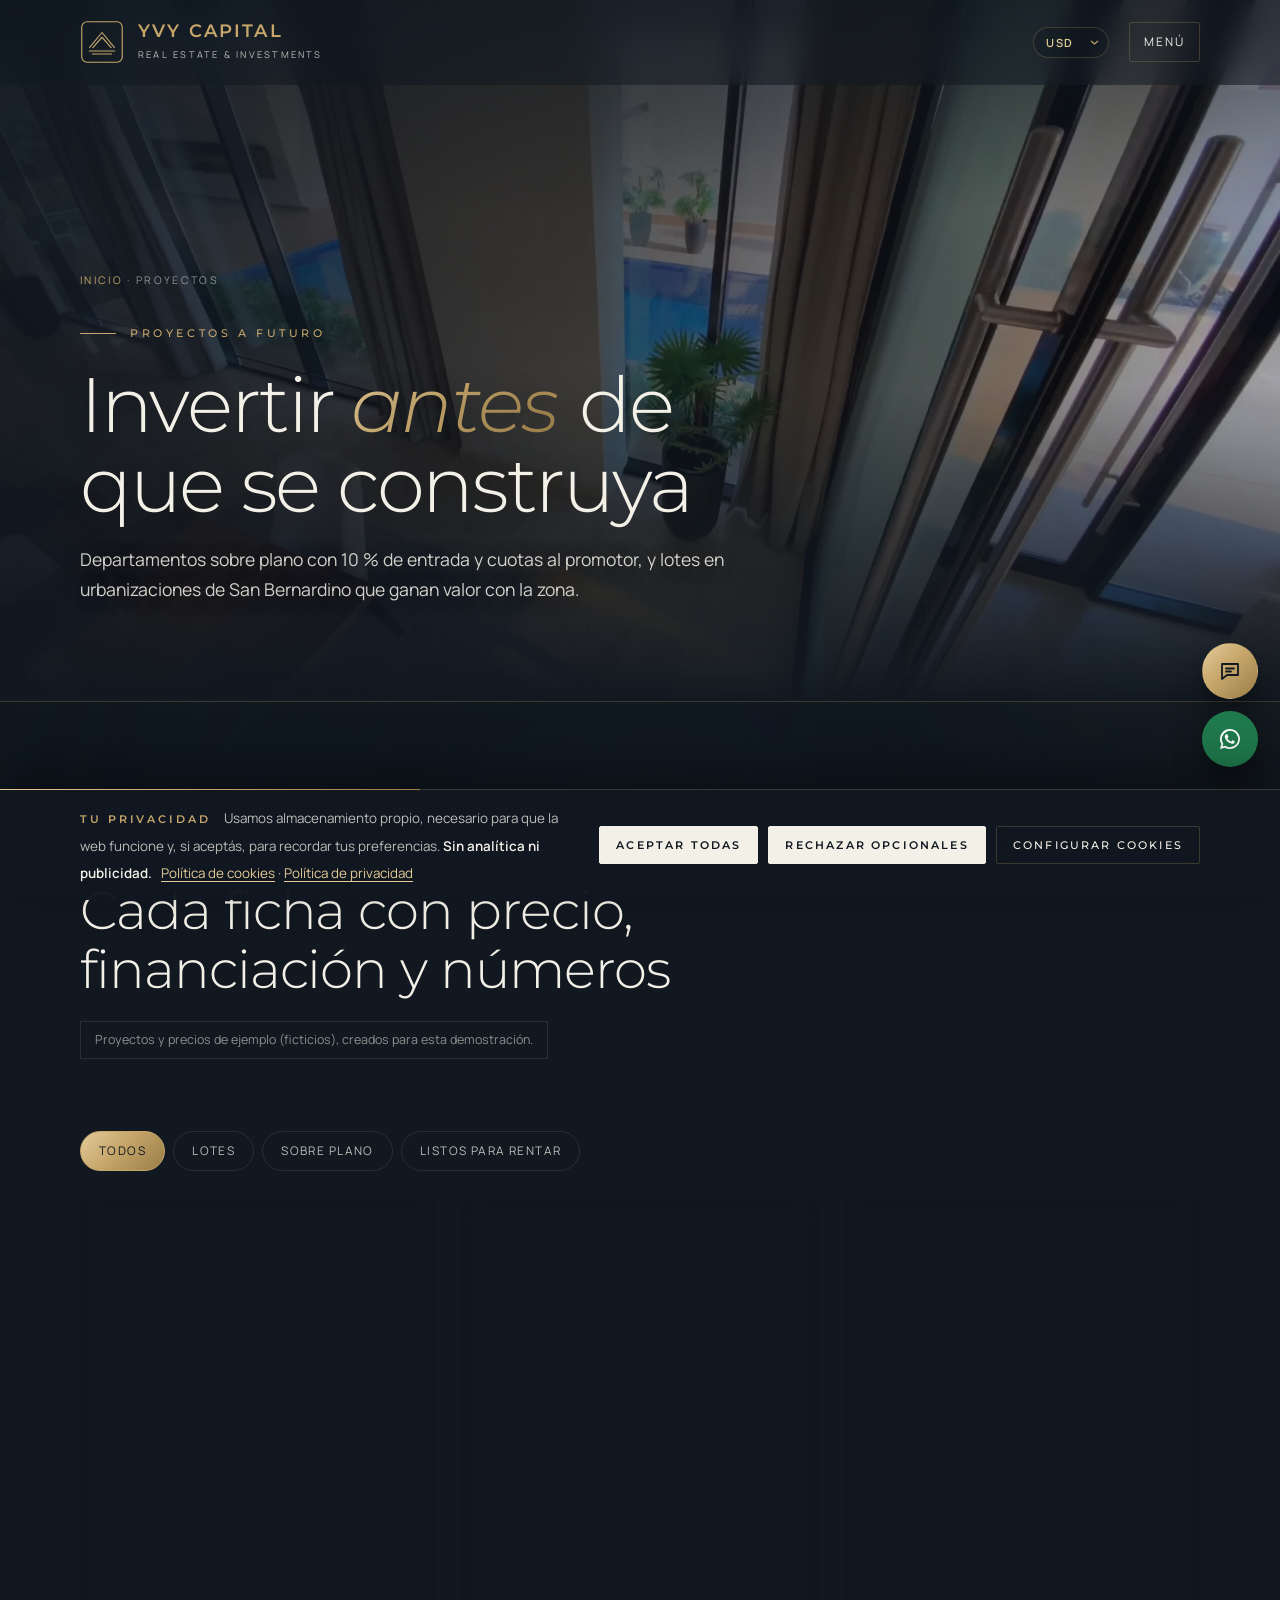
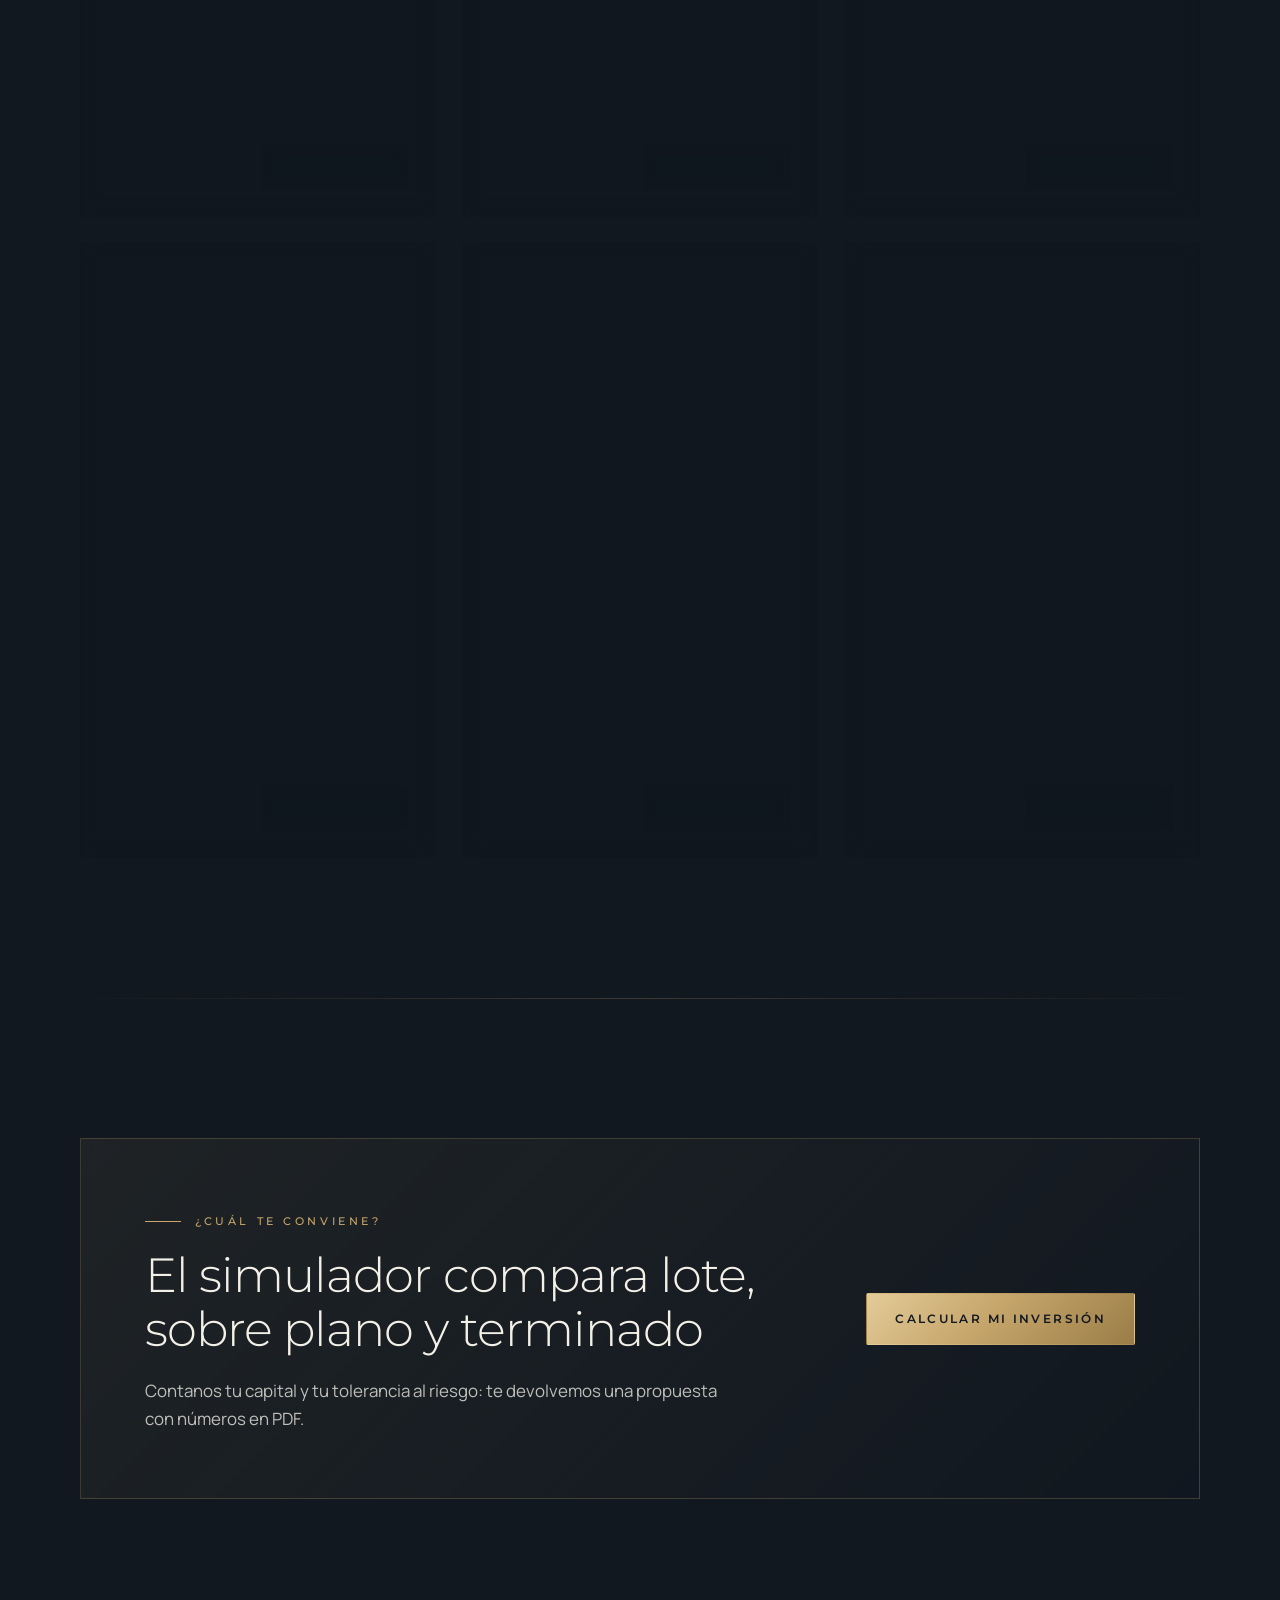
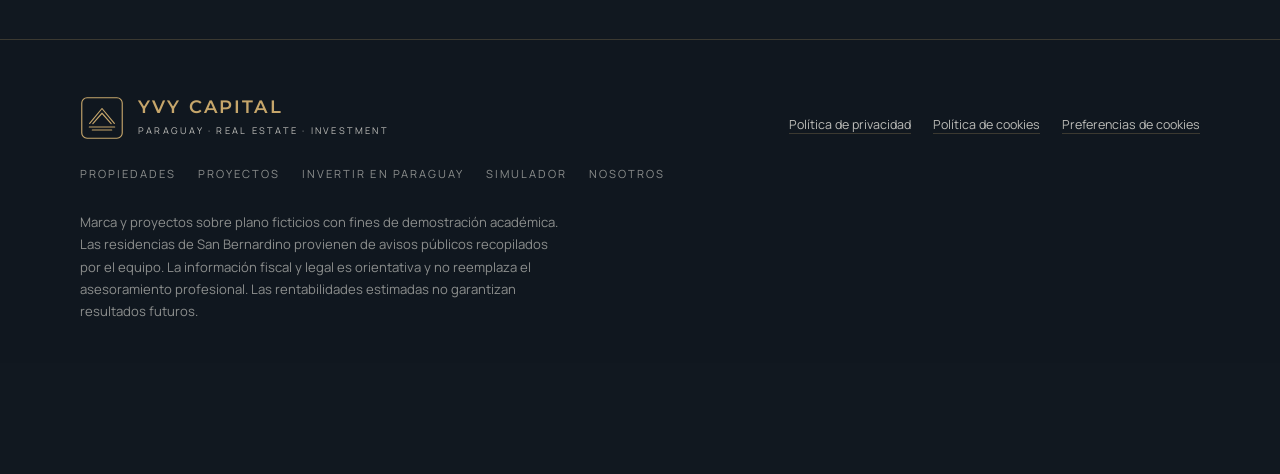
<file: proyectos/index.html>
<!doctype html>
<html lang="es">
<head>
<meta charset="utf-8">
<meta name="viewport" content="width=device-width, initial-scale=1, viewport-fit=cover">
<link rel="icon" href="../assets/favicon.svg" type="image/svg+xml">
<meta name="theme-color" content="#111820">
<title>Proyectos · YVY Capital</title>
<script>document.documentElement.classList.add("js");try{var c=JSON.parse(localStorage.getItem("yvy_consentimiento"));if(!c||c.v!==1||Date.now()-new Date(c.fecha)>3.2e10)throw 0}catch(e){document.documentElement.classList.add("con-galletas")}</script>
<meta name="description" content="Departamentos sobre plano y lotes en urbanizaciones: invertir en Paraguay antes de que se construya.">
<link rel="preload" href="../assets/fuentes/montserrat.woff2" as="font" type="font/woff2" crossorigin>
<link rel="preload" href="../assets/fuentes/manrope.woff2" as="font" type="font/woff2" crossorigin>
<link rel="stylesheet" href="../css/styles.css">
<link rel="preload" as="image" href="../assets/videos/proyectos-poster.webp" type="image/webp" media="(min-width: 761px)" fetchpriority="high">
<link rel="preload" as="image" href="../assets/videos/proyectos-poster-movil.webp" type="image/webp" media="(max-width: 760px)" fetchpriority="high">
</head>
<body data-base="../" data-pagina="proyectos">

<main>
  <header class="pagina-cab" data-video-fondo="proyectos">
    <div class="wrap pagina-cab__txt">
      <p class="migas"><a href="../index.html">Inicio</a> · Proyectos</p>
      <span class="eyebrow">Proyectos a futuro</span>
      <h1>Invertir <em>antes</em> de que se construya</h1>
      <p class="lead">Departamentos sobre plano con 10 % de entrada y cuotas al promotor, y lotes en urbanizaciones de San Bernardino que ganan valor con la zona.</p>
    </div>
  </header>

  <section class="banda" id="proyectos">
    <div class="wrap">
      <div class="cabecera">
        <span class="eyebrow">Sobre plano y lotes</span>
        <h2 class="h-seccion">Cada ficha con precio, financiación y números</h2>
        <span class="aviso-ficticio">Proyectos y precios de ejemplo (ficticios), creados para esta demostración.</span>
      </div>
      <div class="filtros" role="group" aria-label="Filtrar proyectos">
        <button class="chip" aria-pressed="true" data-filtro="todos">Todos</button>
        <button class="chip" aria-pressed="false" data-filtro="lote">Lotes</button>
        <button class="chip" aria-pressed="false" data-filtro="pozo">Sobre plano</button>
        <button class="chip" aria-pressed="false" data-filtro="terminado">Listos para rentar</button>
      </div>
      <div class="proyectos" id="lista-proyectos"></div>
    </div>
  </section>

  <section class="banda">
    <div class="wrap">
      <div class="cta-final">
        <div>
          <span class="eyebrow">¿Cuál te conviene?</span>
          <h2 style="margin-top:18px">El simulador compara lote, sobre plano y terminado</h2>
          <p class="lead">Contanos tu capital y tu tolerancia al riesgo: te devolvemos una propuesta con números en PDF.</p>
        </div>
        <div class="hero__ctas"><a class="btn btn--oro" href="../simulador/index.html">Calcular mi inversión</a></div>
      </div>
    </div>
  </section>
</main>

<script src="../js/consentimiento.js"></script>
<script src="../js/layout.js"></script>
<script src="../js/config.js"></script>
<script src="../js/moneda.js"></script>
<script src="../js/db.js"></script>
<script src="../js/scoring.js"></script>
<script src="../js/app.js"></script>
</body>
</html>
</file>
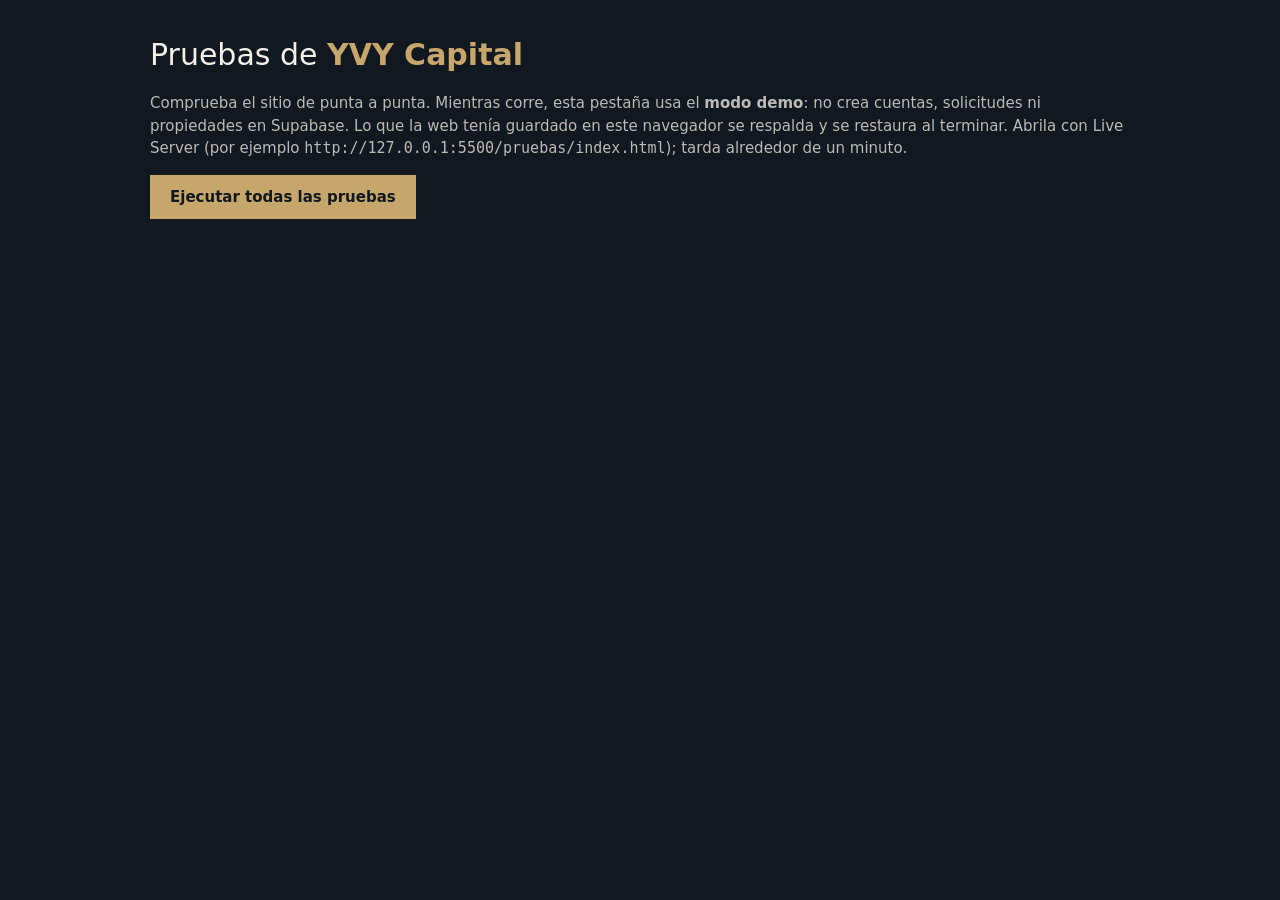
<file: pruebas/index.html>
<!doctype html>
<html lang="es">
<head>
<meta charset="utf-8">
<meta name="viewport" content="width=device-width, initial-scale=1">
<meta name="robots" content="noindex, nofollow">
<title>Pruebas · YVY Capital</title>
<style>
  :root { --noche: #111820; --dorado: #c6a66b; --marfil: #f3f0e8; --ok: #7fbf98; --mal: #f0a596; color-scheme: dark; }
  body { margin: 0; background: var(--noche); color: var(--marfil); font: 15px/1.5 "Segoe UI", system-ui, sans-serif; }
  main { max-width: 980px; margin: 0 auto; padding: 32px 18px 80px; }
  h1 { font-weight: 300; margin: 0 0 6px; } h1 b { color: var(--dorado); font-weight: 600; }
  p { color: rgba(243, 240, 232, .75); }
  button { font: inherit; font-weight: 600; background: var(--dorado); color: var(--noche); border: 0; padding: 11px 20px; cursor: pointer; }
  button:disabled { opacity: .5; cursor: wait; }
  #resumen { margin: 18px 0; font-size: 1.1rem; }
  #resumen .ok { color: var(--ok); } #resumen .mal { color: var(--mal); }
  section { margin-top: 24px; } h2 { font-size: .8rem; letter-spacing: .2em; text-transform: uppercase; color: var(--dorado); border-bottom: 1px solid rgba(198, 166, 107, .3); padding-bottom: 6px; }
  ol { margin: 0; padding-left: 22px; } li { margin: 4px 0; } li.ok::marker { color: var(--ok); } li.mal { color: var(--mal); }
  li small { display: block; color: rgba(243, 240, 232, .55); white-space: pre-wrap; }
  #escenario { position: fixed; right: 0; bottom: 0; width: 1200px; height: 900px; border: 0; opacity: .01; pointer-events: none; }
</style>
</head>
<body>
<main>
  <h1>Pruebas de <b>YVY Capital</b></h1>
  <p>Comprueba el sitio de punta a punta. Mientras corre, esta pestaña usa el <b>modo demo</b>: no crea cuentas,
     solicitudes ni propiedades en Supabase. Lo que la web tenía guardado en este navegador se respalda y se restaura al terminar.
     Abrila con Live Server (por ejemplo <code>http://127.0.0.1:5500/pruebas/index.html</code>); tarda alrededor de un minuto.</p>
  <button id="correr" type="button">Ejecutar todas las pruebas</button>
  <div id="resumen" role="status" aria-live="polite"></div>
  <div id="informe"></div>
</main>
<script src="pruebas.js"></script>
</body>
</html>
</file>
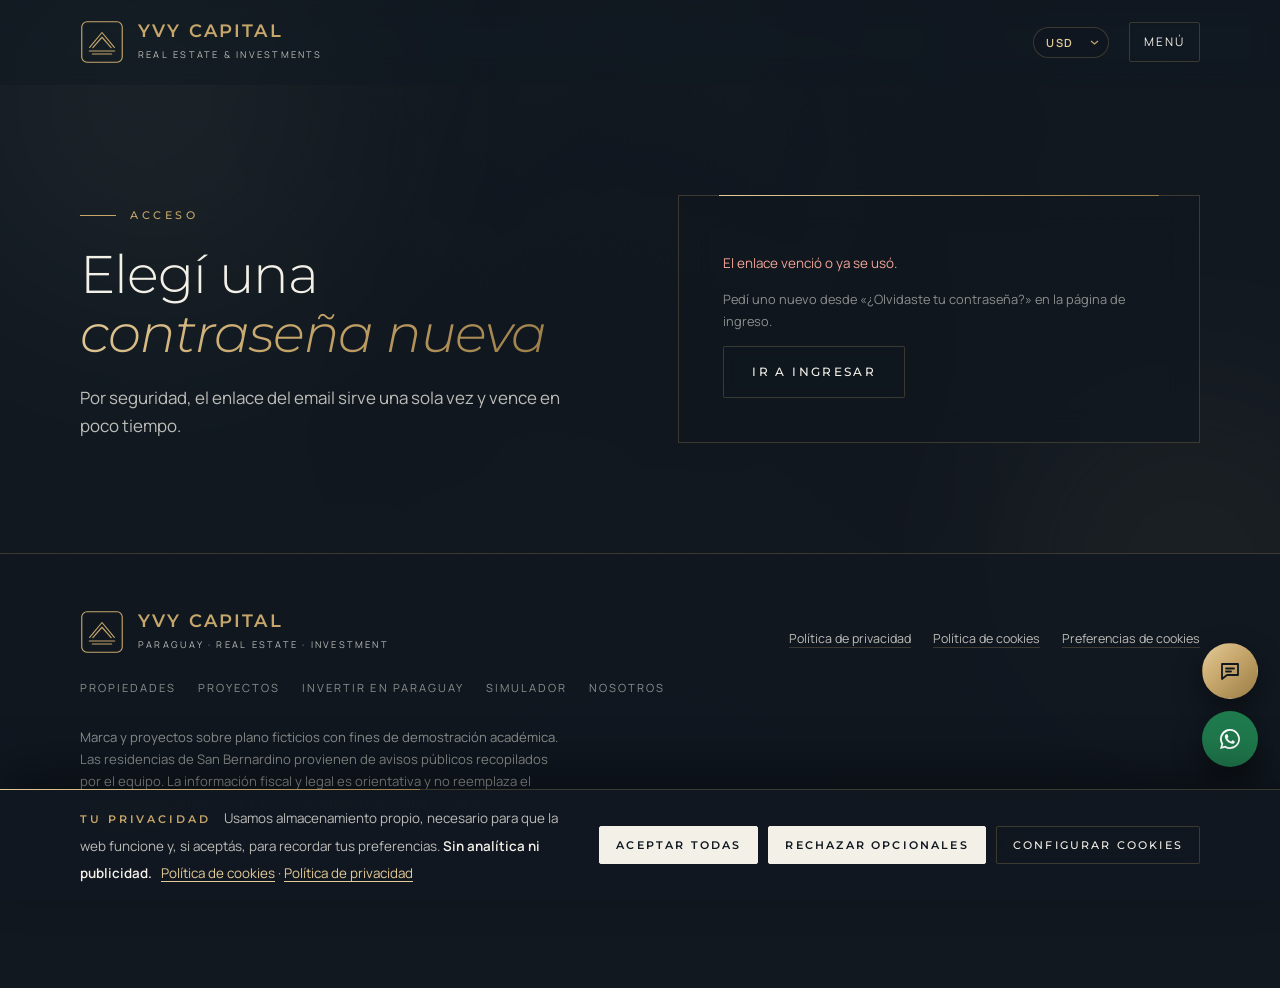
<file: restablecer/index.html>
<!doctype html>
<html lang="es">
<head>
<meta charset="utf-8">
<meta name="viewport" content="width=device-width, initial-scale=1, viewport-fit=cover">
<link rel="icon" href="../assets/favicon.svg" type="image/svg+xml">
<meta name="theme-color" content="#111820">
<title>Nueva contraseña · YVY Capital</title>
<meta name="robots" content="noindex">
<script>document.documentElement.classList.add("js");try{var c=JSON.parse(localStorage.getItem("yvy_consentimiento"));if(!c||c.v!==1||Date.now()-new Date(c.fecha)>3.2e10)throw 0}catch(e){document.documentElement.classList.add("con-galletas")}</script>
<link rel="preload" href="../assets/fuentes/montserrat.woff2" as="font" type="font/woff2" crossorigin>
<link rel="preload" href="../assets/fuentes/manrope.woff2" as="font" type="font/woff2" crossorigin>
<link rel="stylesheet" href="../css/styles.css">
</head>
<body data-base="../" data-pagina="restablecer">

<!-- Se llega desde el enlace del email "Restablecer contraseña" (ver ingresar/) -->
<main>
  <section class="wrap cl-acceso">
    <div>
      <span class="eyebrow">Acceso</span>
      <h1 class="h-seccion">Elegí una <em>contraseña nueva</em></h1>
      <p class="lead">Por seguridad, el enlace del email sirve una sola vez y vence en poco tiempo.</p>
    </div>

    <div class="form">
      <p class="cl-ayuda" id="r-cargando" role="status">Comprobando el enlace…</p>

      <form class="cl-form" id="form-nueva" novalidate hidden>
        <div class="campo"><label for="r-pass">Contraseña nueva</label><input type="password" id="r-pass" autocomplete="new-password" placeholder="Mínimo 8 caracteres"></div>
        <div class="campo"><label for="r-pass2">Repetila</label><input type="password" id="r-pass2" autocomplete="new-password"></div>
        <p class="error" id="r-error" role="alert"></p>
        <button class="btn btn--oro" type="submit" id="btn-guardar">Guardar contraseña</button>
      </form>

      <div id="r-ok" hidden role="status">
        <p class="ok-msg">Listo, tu contraseña se cambió. Te llevamos a tu cuenta…</p>
      </div>

      <div id="r-invalido" hidden>
        <p class="error" id="r-invalido-txt">El enlace venció o ya se usó.</p>
        <p class="cl-ayuda">Pedí uno nuevo desde «¿Olvidaste tu contraseña?» en la página de ingreso.</p>
        <a class="btn btn--linea" href="../ingresar/index.html">Ir a Ingresar</a>
      </div>
    </div>
  </section>
</main>

<script src="../js/consentimiento.js"></script>
<script src="../js/layout.js"></script>
<script src="../js/config.js"></script>
<script src="../js/moneda.js"></script>
<script src="../js/db.js"></script>
<script src="../js/scoring.js"></script>
<script src="../js/app.js"></script>
<script src="restablecer.js"></script>
</body>
</html>
</file>
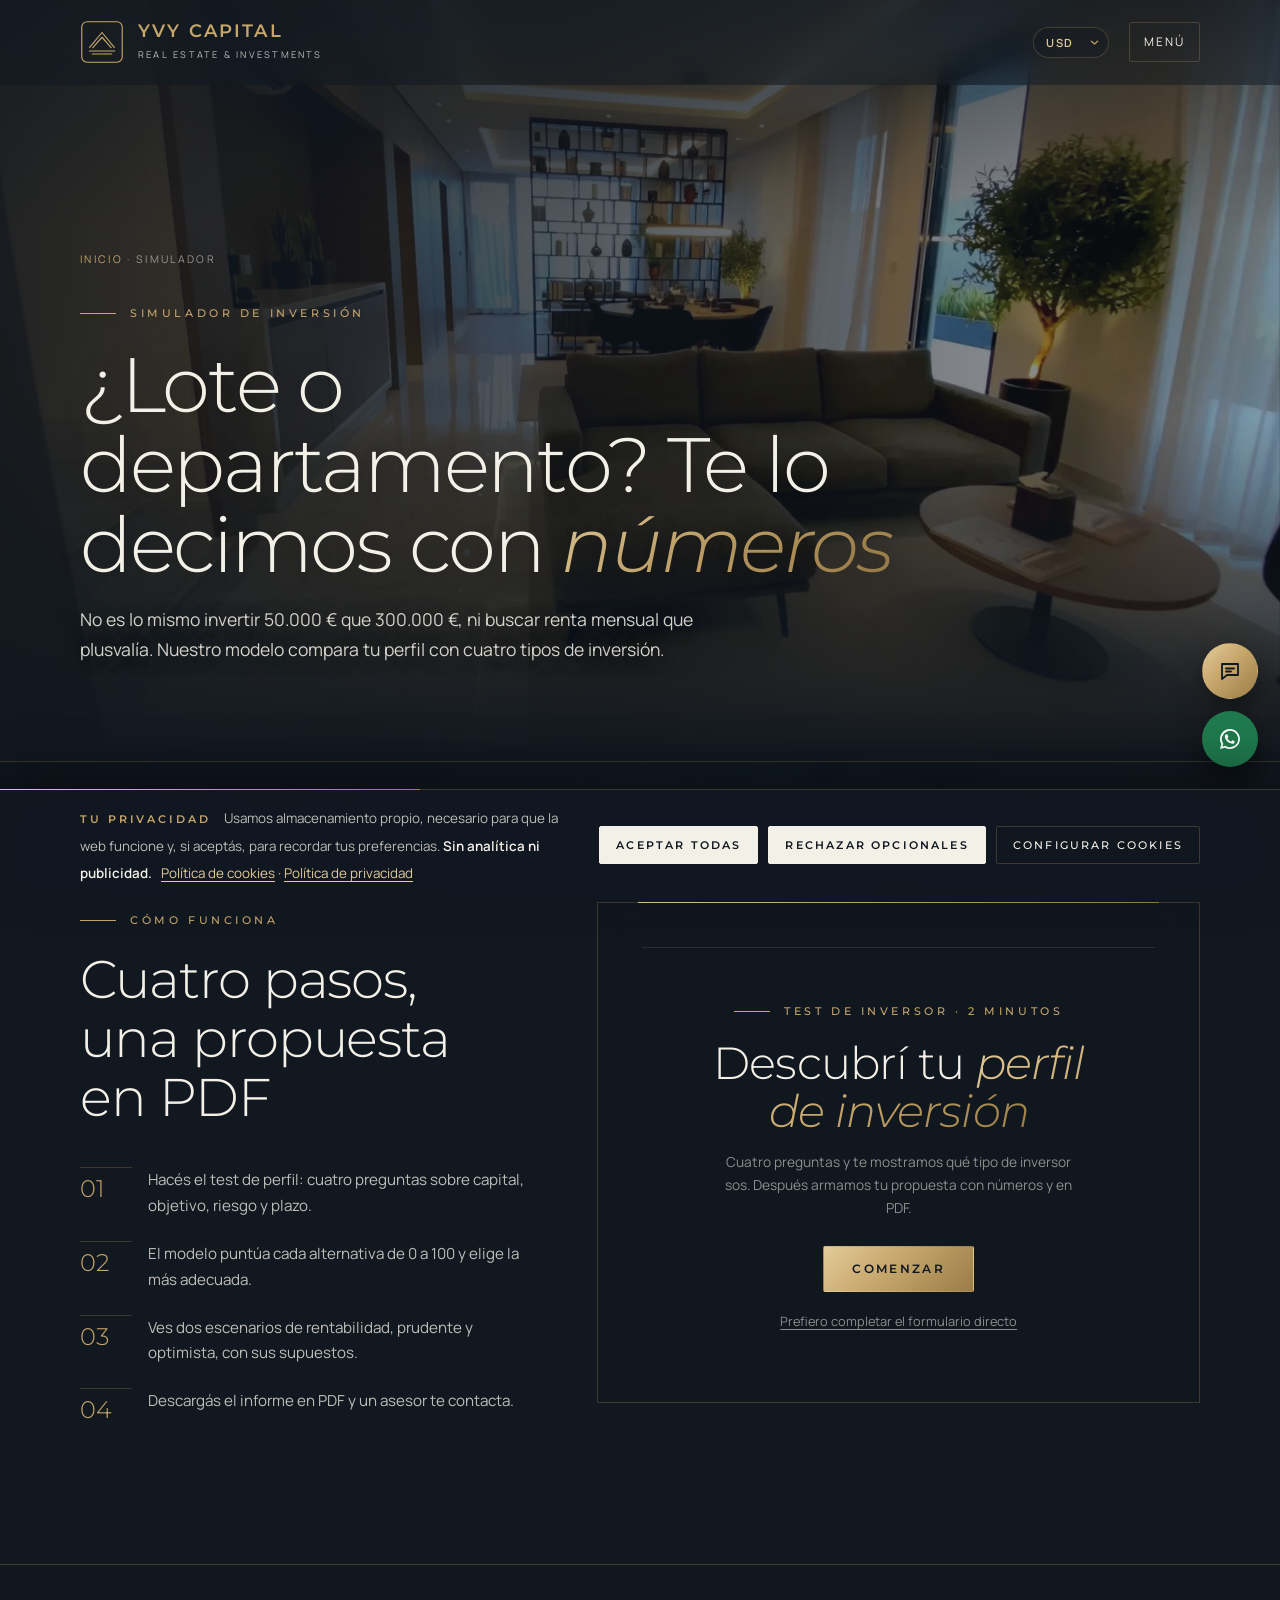
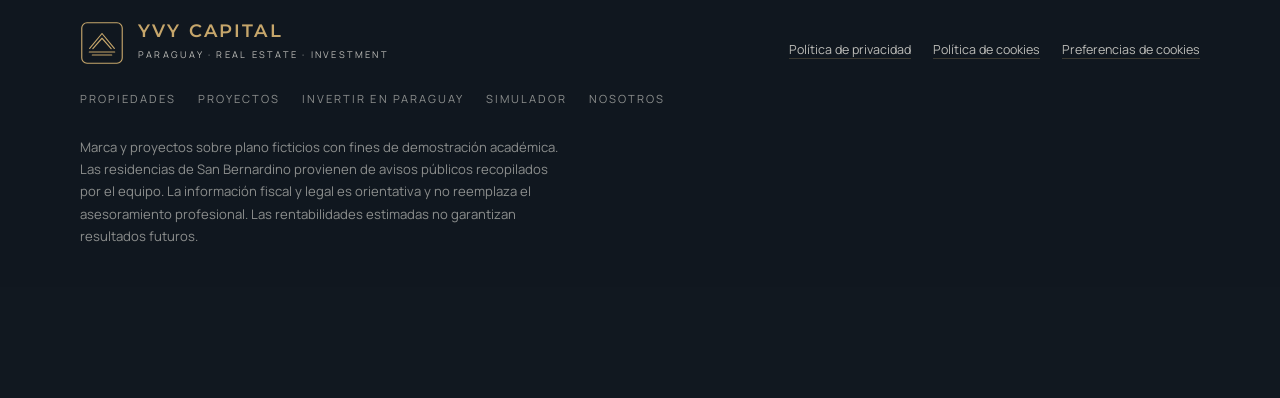
<file: simulador/index.html>
<!doctype html>
<html lang="es">
<head>
<meta charset="utf-8">
<meta name="viewport" content="width=device-width, initial-scale=1, viewport-fit=cover">
<link rel="icon" href="../assets/favicon.svg" type="image/svg+xml">
<meta name="theme-color" content="#111820">
<title>Simulador · YVY Capital</title>
<script>document.documentElement.classList.add("js");try{var c=JSON.parse(localStorage.getItem("yvy_consentimiento"));if(!c||c.v!==1||Date.now()-new Date(c.fecha)>3.2e10)throw 0}catch(e){document.documentElement.classList.add("con-galletas")}</script>
<meta name="description" content="Simulador de inversión con recomendación personalizada e informe en PDF.">
<link rel="preload" href="../assets/fuentes/montserrat.woff2" as="font" type="font/woff2" crossorigin>
<link rel="preload" href="../assets/fuentes/manrope.woff2" as="font" type="font/woff2" crossorigin>
<link rel="stylesheet" href="../css/styles.css">
<link rel="preload" as="image" href="../assets/videos/simulador-poster.webp" type="image/webp" media="(min-width: 761px)" fetchpriority="high">
<link rel="preload" as="image" href="../assets/videos/simulador-poster-movil.webp" type="image/webp" media="(max-width: 760px)" fetchpriority="high">
</head>
<body data-base="../" data-pagina="simulador">

<main>
  <header class="pagina-cab" data-video-fondo="simulador">
    <div class="wrap pagina-cab__txt">
      <p class="migas"><a href="../index.html">Inicio</a> · Simulador</p>
      <span class="eyebrow">Simulador de inversión</span>
      <h1>¿Lote o departamento? Te lo decimos con <em>números</em></h1>
      <p class="lead">No es lo mismo invertir 50.000 € que 300.000 €, ni buscar renta mensual que plusvalía. Nuestro modelo compara tu perfil con cuatro tipos de inversión.</p>
    </div>
  </header>

  <section class="banda" id="simulador">
    <div class="wrap sim">
      <div>
        <span class="eyebrow">Cómo funciona</span>
        <h2 class="h-seccion">Cuatro pasos, una propuesta en PDF</h2>
        <ol class="sim__pasos">
          <li>Hacés el test de perfil: cuatro preguntas sobre capital, objetivo, riesgo y plazo.</li>
          <li>El modelo puntúa cada alternativa de 0 a 100 y elige la más adecuada.</li>
          <li>Ves dos escenarios de rentabilidad, prudente y optimista, con sus supuestos.</li>
          <li>Descargás el informe en PDF y un asesor te contacta.</li>
        </ol>
      </div>

      <div class="form" id="form-wrap">
        <!-- Test de perfil: 4 preguntas de a una, análisis y puntaje. Después precarga el formulario. -->
        <div class="test" id="test">
          <div class="test__prog" aria-hidden="true"><span id="test-barra"></span></div>

          <section class="test__paso activo" data-t="intro">
            <span class="eyebrow">Test de inversor · 2 minutos</span>
            <h3 class="test__grande">Descubrí tu <em>perfil de inversión</em></h3>
            <p class="form__sub">Cuatro preguntas y te mostramos qué tipo de inversor sos. Después armamos tu propuesta con números y en PDF.</p>
            <button class="btn btn--oro" type="button" data-test-ir="q1">Comenzar</button>
            <button class="test__saltar" type="button" id="test-saltar">Prefiero completar el formulario directo</button>
          </section>

          <section class="test__paso" data-t="q1" hidden>
            <button class="test__atras" type="button" data-test-atras="intro">‹ Atrás</button>
            <span class="test__n">Pregunta 1 de 4</span>
            <h3 class="test__q">¿Cuánto estás pensando invertir?</h3>
            <div class="test__ops test__ops--num" data-q="capital">
              <button type="button" data-v="50000" aria-pressed="false">50.000 €</button>
              <button type="button" data-v="100000" aria-pressed="false">100.000 €</button>
              <button type="button" data-v="200000" aria-pressed="false">200.000 €</button>
              <button type="button" data-v="300000" aria-pressed="false">300.000 €+</button>
            </div>
          </section>

          <section class="test__paso" data-t="q2" hidden>
            <button class="test__atras" type="button" data-test-atras="q1">‹ Atrás</button>
            <span class="test__n">Pregunta 2 de 4</span>
            <h3 class="test__q">¿Qué buscás principalmente?</h3>
            <div class="test__ops" data-q="objetivo">
              <button type="button" data-v="renta" aria-pressed="false">Renta mensual<small>Cobrar alquiler en dólares</small></button>
              <button type="button" data-v="plusvalia" aria-pressed="false">Crecimiento a largo plazo<small>Que el inmueble se revalorice</small></button>
              <button type="button" data-v="uso" aria-pressed="false">Usarlo y alquilarlo<small>Disfrutarlo cuando viaje</small></button>
              <button type="button" data-v="diversificar" aria-pressed="false">Diversificación<small>Sacar capital de mi país</small></button>
            </div>
          </section>

          <section class="test__paso" data-t="q3" hidden>
            <button class="test__atras" type="button" data-test-atras="q2">‹ Atrás</button>
            <span class="test__n">Pregunta 3 de 4</span>
            <h3 class="test__q">¿Cuánto riesgo estás dispuesto a asumir?</h3>
            <p class="test__riesgo" id="test-riesgo-txt" aria-live="polite">Moderado</p>
            <input type="range" id="test-riesgo" min="0" max="100" step="1" value="50" aria-label="Nivel de riesgo, de bajo a alto">
            <div class="test__extremos"><span>Bajo</span><span>Alto</span></div>
            <button class="btn btn--oro" type="button" data-test-ir="q4">Continuar</button>
          </section>

          <section class="test__paso" data-t="q4" hidden>
            <button class="test__atras" type="button" data-test-atras="q3">‹ Atrás</button>
            <span class="test__n">Pregunta 4 de 4</span>
            <h3 class="test__q">¿Cuánto tiempo querés mantener la inversión?</h3>
            <div class="test__ops" data-q="horizonte">
              <button type="button" data-v="1-3" aria-pressed="false">1 a 3 años</button>
              <button type="button" data-v="3-5" aria-pressed="false">3 a 5 años</button>
              <button type="button" data-v="5-10" aria-pressed="false">5 a 10 años</button>
              <button type="button" data-v="10+" aria-pressed="false">Más de 10 años</button>
            </div>
          </section>

          <section class="test__paso" data-t="analisis" hidden>
            <span class="test__n">Un momento</span>
            <h3 class="test__q">Analizando tu perfil</h3>
            <div class="test__orbe" aria-hidden="true"></div>
            <ul class="test__checks" id="test-checks">
              <li>Analizando capital…<b>✓</b></li>
              <li>Analizando objetivos…<b>✓</b></li>
              <li>Analizando riesgo…<b>✓</b></li>
              <li>Buscando oportunidades…<b>✓</b></li>
            </ul>
          </section>

          <section class="test__paso" data-t="resultado" hidden>
            <span class="test__n">Tu perfil de inversión</span>
            <div class="test__puntaje"><b id="test-puntaje">0</b><span>/100</span></div>
            <h3 class="test__perfil" id="test-perfil"></h3>
            <p class="form__sub" id="test-frase"></p>
            <div class="test__barras">
              <div><span>Capital</span><i><em id="tb1"></em></i><b id="tp1">0 %</b></div>
              <div><span>Riesgo</span><i><em id="tb2"></em></i><b id="tp2">0 %</b></div>
              <div><span>Horizonte</span><i><em id="tb3"></em></i><b id="tp3">0 %</b></div>
            </div>
            <div class="test__fin">
              <button class="btn btn--oro" type="button" id="test-continuar">Ver mi propuesta con números</button>
              <button class="test__saltar" type="button" id="test-repetir">Repetir el test</button>
            </div>
          </section>
        </div>

        <form id="form-inversor" novalidate>
          <div class="form__prog" aria-hidden="true"><span class="on"></span><span></span><span></span></div>

          <fieldset class="paso" data-paso="1">
            <legend class="sr">Paso 1 de 3</legend>
            <h3>Tu capital</h3>
            <p class="form__sub">Paso 1 de 3 · ¿Cuánto querés invertir y desde dónde?</p>
            <div class="campos">
              <div class="campo campo--full">
                <div class="capital">
                  <output id="capital-out" for="capital">50.000 €</output>
                  <div class="moneda" role="group" aria-label="Moneda">
                    <button type="button" data-moneda="EUR" aria-pressed="true">EUR</button>
                    <button type="button" data-moneda="USD" aria-pressed="false">USD</button>
                  </div>
                </div>
                <label class="sr" for="capital">Capital disponible</label>
                <input type="range" id="capital" name="capital" min="15000" max="500000" step="5000" value="50000">
                <div class="rango-marcas"><span>15.000</span><span>150.000</span><span>300.000</span><span>500.000</span></div>
              </div>
              <div class="campo">
                <label for="pais">País de residencia</label>
                <select id="pais" name="pais">
                  <option>España</option><option>Argentina</option><option>Brasil</option><option>Uruguay</option>
                  <option>Chile</option><option>Estados Unidos</option><option>Paraguay</option><option>Otro</option>
                </select>
              </div>
              <div class="campo">
                <label for="financiacion">Forma de pago</label>
                <select id="financiacion" name="financiacion">
                  <option value="cuotas">Entrada y cuotas</option>
                  <option value="contado">Contado</option>
                </select>
              </div>
            </div>
          </fieldset>

          <fieldset class="paso" data-paso="2" hidden>
            <legend class="sr">Paso 2 de 3</legend>
            <h3>Tu perfil</h3>
            <p class="form__sub">Paso 2 de 3 · Objetivo, riesgo y plazo.</p>
            <div class="campos">
              <div class="campo campo--full">
                <span class="label" id="lbl-obj">¿Qué buscás con esta inversión?</span>
                <div class="opciones" role="radiogroup" aria-labelledby="lbl-obj">
                  <label class="opcion"><input type="radio" name="objetivo" value="renta" checked><span>Renta mensual<small>Cobrar alquiler en dólares</small></span></label>
                  <label class="opcion"><input type="radio" name="objetivo" value="plusvalia"><span>Plusvalía<small>Que el inmueble se revalorice</small></span></label>
                  <label class="opcion"><input type="radio" name="objetivo" value="uso"><span>Uso personal y renta<small>Disfrutarlo y alquilarlo</small></span></label>
                  <label class="opcion"><input type="radio" name="objetivo" value="diversificar"><span>Diversificar<small>Sacar capital de mi país</small></span></label>
                </div>
              </div>
              <div class="campo campo--full">
                <span class="label" id="lbl-riesgo">Tolerancia al riesgo</span>
                <div class="opciones" role="radiogroup" aria-labelledby="lbl-riesgo">
                  <label class="opcion"><input type="radio" name="riesgo" value="baja"><span>Baja<small>Prefiero algo terminado y seguro</small></span></label>
                  <label class="opcion"><input type="radio" name="riesgo" value="media" checked><span>Media<small>Acepto esperar una obra</small></span></label>
                  <label class="opcion"><input type="radio" name="riesgo" value="alta"><span>Alta<small>Busco el mayor potencial</small></span></label>
                </div>
              </div>
              <div class="campo">
                <label for="horizonte">Horizonte de inversión</label>
                <select id="horizonte" name="horizonte">
                  <option value="1-3">1 a 3 años</option>
                  <option value="3-5" selected>3 a 5 años</option>
                  <option value="5-10">5 a 10 años</option>
                  <option value="10+">Más de 10 años</option>
                </select>
              </div>
              <div class="campo">
                <label for="experiencia">¿Ya invertiste en inmuebles?</label>
                <select id="experiencia" name="experiencia">
                  <option value="no">No, sería la primera vez</option>
                  <option value="local">Sí, en mi país</option>
                  <option value="exterior">Sí, en el exterior</option>
                </select>
              </div>
            </div>
          </fieldset>

          <fieldset class="paso" data-paso="3" hidden>
            <legend class="sr">Paso 3 de 3</legend>
            <h3>Tus datos</h3>
            <p class="form__sub">Paso 3 de 3 · Para enviarte el informe y que un asesor te contacte.</p>
            <div class="campos">
              <div class="campo campo--full"><label for="nombre">Nombre y apellido</label><input type="text" id="nombre" name="nombre" autocomplete="name" placeholder="María López"></div>
              <div class="campo"><label for="email">Email</label><input type="email" id="email" name="email" autocomplete="email" placeholder="maria@email.com"></div>
              <div class="campo"><label for="telefono">WhatsApp</label><span class="tel"><select id="prefijo" name="prefijo" data-prefijos aria-label="Prefijo del país"></select><input type="tel" id="telefono" name="telefono" autocomplete="tel-national" inputmode="tel" placeholder="600 000 000"></span></div>
              <div class="trampa" aria-hidden="true"><label for="web">No completar este campo</label><input type="text" id="web" name="web" tabindex="-1" autocomplete="off"></div>
              <div class="campo campo--full"><label for="mensaje">¿Algo más que debamos saber? (opcional)</label><textarea id="mensaje" name="mensaje" rows="2" placeholder="Por ejemplo: me interesa viajar a ver los proyectos en enero."></textarea></div>
              <label class="check campo--full"><input type="checkbox" id="consentimiento" name="consentimiento"><span>Acepto que YVY Capital guarde mis datos para preparar mi propuesta y contactarme.</span></label>
            </div>
          </fieldset>

          <p class="error" id="form-error" role="alert"></p>
          <div class="form__nav">
            <button type="button" class="btn btn--linea" id="btn-atras" hidden>Atrás</button>
            <span></span>
            <button type="button" class="btn btn--noche" id="btn-sig">Siguiente</button>
            <button type="submit" class="btn btn--oro" id="btn-enviar" hidden>Ver mi recomendación</button>
          </div>
        </form>

        <div class="res" id="resultado" hidden></div>
      </div>
    </div>
  </section>
</main>

<script src="../js/consentimiento.js"></script>
<script src="../js/layout.js"></script>
<script src="../js/config.js"></script>
<script src="../js/moneda.js"></script>
<script src="../js/db.js"></script>
<script src="../js/scoring.js"></script>
<script src="../js/pdf.js"></script>
<script src="../js/app.js"></script>
</body>
</html>
</file>
<file: css/styles.css>
/* YVY Capital — dirección "lujo nocturno".
   Layout: velo animado fijo detrás de todo; bandas de vidrio oscuro sobre él,
   columna de 1200px, filetes dorados como única ornamentación. */

/* Tipografías alojadas en la propia web (antes, Google Fonts): sin hoja externa que bloquee el primer pintado.
   Manrope y Montserrat son variables (todos los pesos en un archivo). Licencia: SIL Open Font License. */
@font-face { font-family: "Manrope"; font-style: normal; font-weight: 200 800; font-display: swap; src: url("../assets/fuentes/manrope.woff2") format("woff2"); }
@font-face { font-family: "Montserrat"; font-style: normal; font-weight: 100 900; font-display: swap; src: url("../assets/fuentes/montserrat.woff2") format("woff2"); }
@font-face { font-family: "Montserrat"; font-style: italic; font-weight: 300; font-display: swap; src: url("../assets/fuentes/montserrat-italica.woff2") format("woff2"); }

:root {
  --noche: #111820;
  --noche-2: #1a2430;
  --noche-3: #243140;
  --dorado: #c6a66b;
  --dorado-claro: #e3cb98;
  --dorado-osc: #9a7d47;
  --marfil: #f3f0e8;
  --verde: #64756a;
  --verde-claro: #9fb1a4;
  --texto: rgba(243, 240, 232, .76);
  --texto-tenue: rgba(243, 240, 232, .55);
  --linea: rgba(198, 166, 107, .24);
  --linea-suave: rgba(243, 240, 232, .1);
  --vidrio: rgba(17, 24, 32, .62);
  --vidrio-2: rgba(26, 36, 48, .72);
  --ok: #7fbf98;
  --error: #f0a596;
  --wa: #1f7a4d;

  --f-titulo: "Montserrat", "Segoe UI", system-ui, sans-serif;
  --f-texto: "Manrope", "Segoe UI", system-ui, sans-serif;

  --radio: 2px;
  --ancho: 1200px;
  --oro-grad: linear-gradient(135deg, #e3cb98 0%, #c6a66b 45%, #9a7d47 100%);
  color-scheme: dark;
}

* { box-sizing: border-box; }
html { scroll-behavior: smooth; }
@media (prefers-reduced-motion: reduce) { html { scroll-behavior: auto; } *, *::before, *::after { transition: none !important; animation: none !important; } }

body {
  margin: 0;
  background: var(--noche);
  color: var(--marfil);
  font-family: var(--f-texto);
  font-size: 16px;
  line-height: 1.7;
  overflow-x: hidden;
  -webkit-font-smoothing: antialiased;
}
img { max-width: 100%; display: block; }
a { color: inherit; }
h1, h2, h3, h4 { font-family: var(--f-titulo); line-height: 1.12; margin: 0; text-wrap: balance; }
p { margin: 0; }
:focus-visible { outline: 1px solid var(--dorado-claro); outline-offset: 4px; }
[hidden] { display: none !important; }
::selection { background: rgba(198, 166, 107, .35); }

/* Fondo: luces doradas y verdes que derivan muy lento, con grano fino */
.fondo { position: fixed; inset: 0; z-index: -1; overflow: hidden; pointer-events: none; background: var(--noche); }
.fondo i { position: absolute; border-radius: 50%; filter: blur(90px); opacity: .5; animation: derivar 38s ease-in-out infinite alternate; }
.fondo i:nth-child(1) { width: 52vmax; height: 52vmax; left: -14vmax; top: -18vmax; background: radial-gradient(circle, rgba(100, 117, 106, .55), transparent 65%); }
.fondo i:nth-child(2) { width: 46vmax; height: 46vmax; right: -16vmax; top: 30vh; background: radial-gradient(circle, rgba(198, 166, 107, .28), transparent 65%); animation-duration: 46s; animation-delay: -12s; }
.fondo i:nth-child(3) { width: 40vmax; height: 40vmax; left: 30vw; bottom: -22vmax; background: radial-gradient(circle, rgba(36, 49, 64, .9), transparent 65%); animation-duration: 54s; animation-delay: -24s; }
.fondo::after { content: ""; position: absolute; inset: 0; opacity: .07; mix-blend-mode: overlay;
  background-image: url("data:image/svg+xml,%3Csvg xmlns='http://www.w3.org/2000/svg' width='160' height='160'%3E%3Cfilter id='g'%3E%3CfeTurbulence type='fractalNoise' baseFrequency='.9' numOctaves='2' stitchTiles='stitch'/%3E%3C/filter%3E%3Crect width='100%25' height='100%25' filter='url(%23g)'/%3E%3C/svg%3E"); }
@keyframes derivar { 0% { transform: translate(0, 0) scale(1); } 50% { transform: translate(6vw, 4vh) scale(1.12); } 100% { transform: translate(-4vw, -3vh) scale(.94); } }

/* Logo dibujado con trazos (animable) */
.logo-svg { fill: none; stroke: var(--dorado); stroke-width: 1.3; stroke-linecap: round; stroke-linejoin: round; overflow: visible; }
.logo-svg * { stroke-dasharray: 1; stroke-dashoffset: 0; }
.logo:hover .logo-svg * { animation: trazar 1.1s cubic-bezier(.6, 0, .2, 1) both; }
.logo:hover .logo-svg .t2 { animation-delay: .12s; } .logo:hover .logo-svg .t3 { animation-delay: .22s; }
.logo:hover .logo-svg .t4 { animation-delay: .32s; } .logo:hover .logo-svg .t5 { animation-delay: .4s; }
@keyframes trazar { from { stroke-dashoffset: 1; } to { stroke-dashoffset: 0; } }

/* Intro: el logo se dibuja, aparece el nombre con un brillo y se abre el telón */
.con-intro { overflow: hidden; }
.intro { position: fixed; inset: 0; z-index: 200; display: grid; place-items: center; cursor: pointer; }
.intro__cortina { position: absolute; left: 0; right: 0; height: 50.5%; background: var(--noche); transition: transform .9s cubic-bezier(.77, 0, .18, 1); }
.intro__cortina--a { top: 0; } .intro__cortina--b { bottom: 0; }
.intro.fin .intro__cortina--a { transform: translateY(-101%); }
.intro.fin .intro__cortina--b { transform: translateY(101%); }
.intro__marca { position: relative; z-index: 1; display: grid; justify-items: center; gap: 22px; transition: opacity .5s, transform .9s cubic-bezier(.7, 0, .2, 1); }
.intro.fin .intro__marca { opacity: 0; transform: scale(1.08); }
.intro__logo { width: 96px; height: 96px; stroke-width: 1; filter: drop-shadow(0 0 18px rgba(198, 166, 107, .35)); }
.intro__logo * { stroke-dashoffset: 1; animation: trazar .8s cubic-bezier(.6, 0, .2, 1) forwards; }
.intro__logo .t1 { animation-duration: 1s; }
.intro__logo .t2 { animation-delay: .22s; } .intro__logo .t3 { animation-delay: .36s; }
.intro__logo .t4 { animation-delay: .5s; } .intro__logo .t5 { animation-delay: .6s; }
.intro__nombre { display: flex; font-family: var(--f-titulo); font-weight: 500; font-size: clamp(1.6rem, 4.5vw, 2.4rem); letter-spacing: .32em; padding-left: .32em;
  background: linear-gradient(110deg, #9a7d47 0%, #c6a66b 35%, #fff4d6 50%, #c6a66b 65%, #9a7d47 100%); background-size: 250% 100%; background-position: 100% 0;
  -webkit-background-clip: text; background-clip: text; color: transparent; animation: brillo 1s ease 1.1s forwards; }
.intro__nombre span { display: inline-block; opacity: 0; transform: translateY(14px); animation: subir .55s cubic-bezier(.2, .7, .2, 1) forwards; animation-delay: calc(.65s + var(--i) * .035s); }
.intro__desc { font-size: .66rem; letter-spacing: .4em; text-transform: uppercase; color: var(--texto-tenue); opacity: 0; animation: subir .55s ease 1.1s forwards; }
.intro__linea { width: 0; height: 1px; background: var(--oro-grad); animation: crecer .7s cubic-bezier(.7, 0, .2, 1) 1s forwards; }
.intro__saltar { position: absolute; z-index: 1; right: calc(24px + env(safe-area-inset-right, 0px)); bottom: calc(24px + env(safe-area-inset-bottom, 0px)); background: none; border: 0; color: var(--texto-tenue); font: inherit; font-size: .66rem; letter-spacing: .26em; text-transform: uppercase; cursor: pointer; }
.intro.fin .intro__saltar { opacity: 0; }
@keyframes subir { to { opacity: 1; transform: none; } }
@keyframes brillo { to { background-position: 0 0; } }
@keyframes crecer { to { width: 160px; } }

.wrap {
  max-width: var(--ancho);
  margin-inline: auto;
  padding-left: max(18px, env(safe-area-inset-left, 0px));
  padding-right: max(18px, env(safe-area-inset-right, 0px));
}
@media (min-width: 720px) { .wrap { padding-left: max(40px, env(safe-area-inset-left, 0px)); padding-right: max(40px, env(safe-area-inset-right, 0px)); } }

section[id] { scroll-margin-top: 88px; }
.banda { padding-block: clamp(72px, 11vw, 140px); position: relative; }
.banda + .banda::before { content: ""; position: absolute; top: 0; left: 50%; width: min(var(--ancho), 92%); height: 1px; transform: translateX(-50%); background: linear-gradient(90deg, transparent, var(--linea), transparent); }
.banda--marfil, .banda--noche-2 { background: linear-gradient(180deg, rgba(17, 24, 32, .55), rgba(17, 24, 32, .82)); }

/* Tipografía */
.eyebrow {
  display: inline-flex; align-items: center; gap: 14px;
  font-family: var(--f-titulo); font-size: .7rem; font-weight: 500;
  letter-spacing: .32em; text-transform: uppercase; color: var(--dorado);
}
.eyebrow::before { content: ""; width: 36px; height: 1px; background: var(--dorado); }
.h-seccion { font-size: clamp(2rem, 4.4vw, 3.3rem); font-weight: 300; letter-spacing: -.02em; margin-top: 20px; color: var(--marfil); }
.h-seccion em, .hero h1 em { font-style: italic; font-weight: 300; background: var(--oro-grad); -webkit-background-clip: text; background-clip: text; color: transparent; }
.lead { font-size: 1.06rem; color: var(--texto); max-width: 60ch; margin-top: 20px; font-weight: 400; }
.cabecera { display: grid; margin-bottom: clamp(40px, 6vw, 72px); }
.cabecera--centro { justify-items: center; text-align: center; }
.cabecera--centro .lead { margin-inline: auto; }

/* Botones */
.btn {
  display: inline-flex; align-items: center; justify-content: center; gap: 10px;
  padding: 15px 28px; border-radius: var(--radio); border: 1px solid transparent;
  font-family: var(--f-titulo); font-weight: 500; font-size: .74rem; letter-spacing: .2em; text-transform: uppercase;
  text-decoration: none; cursor: pointer; position: relative; overflow: hidden; isolation: isolate;
  transition: color .35s, border-color .35s, background .35s, transform .35s;
}
.btn:hover { transform: translateY(-2px); }
.btn--oro { background: var(--oro-grad); color: var(--noche); font-weight: 600; }
.btn--oro::after { content: ""; position: absolute; inset: 0; z-index: -1; background: linear-gradient(110deg, transparent 30%, rgba(255, 255, 255, .45) 50%, transparent 70%); transform: translateX(-120%); transition: transform .8s ease; }
.btn--oro:hover::after { transform: translateX(120%); }
.btn--linea { border-color: var(--linea); color: var(--marfil); background: rgba(17, 24, 32, .25); backdrop-filter: blur(6px); }
.btn--linea:hover { border-color: var(--dorado); color: var(--dorado-claro); }
.btn--noche { background: var(--noche-2); color: var(--marfil); border-color: var(--linea-suave); }
.btn--noche:hover { border-color: var(--dorado); }
.btn--wa { background: var(--wa); color: #fff; }
.btn--wa:hover { background: #23905a; }
.btn svg { width: 17px; height: 17px; flex: none; }
.btn:disabled { opacity: .6; cursor: wait; }

/* Header */
body::before { content: ""; position: fixed; inset: 0 0 auto; height: env(safe-area-inset-top, 0px); z-index: 60; background: var(--noche); }
/* La cabecera la inserta layout.js después del primer pintado. Es fija y su lugar ya está reservado
   (padding del body), así nada se desplaza cuando aparece (CLS = 0). */
body { padding-top: calc(85px + env(safe-area-inset-top, 0px)); }
html { scroll-padding-top: 100px; }
.header {
  position: fixed; left: 0; right: 0; top: env(safe-area-inset-top, 0px); z-index: 50;
  background: rgba(17, 24, 32, .5); backdrop-filter: blur(14px) saturate(1.2);
  border-bottom: 1px solid transparent; transition: background .4s, border-color .4s;
}
.header.con-fondo { background: rgba(17, 24, 32, .88); border-bottom-color: var(--linea); }
.header__in { display: flex; align-items: center; justify-content: space-between; gap: 20px; min-height: 84px; }
.logo { display: flex; align-items: center; gap: 14px; text-decoration: none; }
.logo svg { width: 44px; height: 44px; flex: none; }
.logo__nombre { display: block; white-space: nowrap; font-family: var(--f-titulo); font-weight: 600; font-size: 1.12rem; letter-spacing: .12em; color: var(--dorado); line-height: 1; }
.logo__desc { display: block; white-space: nowrap; font-size: .58rem; letter-spacing: .24em; color: var(--texto); margin-top: 7px; }
.nav { display: flex; gap: 24px; align-items: center; }
.nav a { text-decoration: none; font-size: .72rem; letter-spacing: .1em; text-transform: uppercase; color: var(--texto); white-space: nowrap; position: relative; padding-block: 6px; }
.nav a:not(.btn)::after { content: ""; position: absolute; left: 0; right: 0; bottom: 0; height: 1px; background: var(--dorado); transform: scaleX(0); transform-origin: left; transition: transform .35s; }
.nav a:not(.btn):hover { color: var(--marfil); }
.nav a:not(.btn):hover::after { transform: scaleX(1); }
.nav .btn { padding: 12px 18px; }
/* Sin sesión no hay favoritos a la vista (js/app.js agrega .con-sesion) */
html:not(.con-sesion) [data-fav] { display: none !important; }
.menu-btn { display: none; background: none; border: 1px solid var(--linea); color: var(--marfil); border-radius: var(--radio); padding: 9px 14px; font: inherit; font-size: .74rem; letter-spacing: .16em; text-transform: uppercase; cursor: pointer; }
@media (max-width: 1320px) {
  .menu-btn { display: block; }
  .nav { display: none; position: absolute; left: 0; right: 0; top: 100%; flex-direction: column; align-items: stretch; gap: 0;
    background: rgba(17, 24, 32, .97); border-bottom: 1px solid var(--linea);
    padding: 8px max(18px, env(safe-area-inset-right, 0px)) 22px max(18px, env(safe-area-inset-left, 0px)); }
  .nav.abierto { display: flex; }
  .nav a { padding: 15px 0; border-bottom: 1px solid var(--linea-suave); }
  .nav a::after { display: none; }
  .nav .btn { margin-top: 16px; border: 0; }
}

/* Hero */
.hero { padding-block: clamp(48px, 8vw, 110px) clamp(24px, 4vw, 48px); position: relative; }
.hero__grid { display: grid; grid-template-columns: 1.1fr .9fr; gap: clamp(40px, 6vw, 90px); align-items: center; }
.hero h1 { font-size: clamp(2.7rem, 6.6vw, 5.4rem); font-weight: 300; letter-spacing: -.035em; line-height: 1.02; margin-top: 28px; }
.hero h1 em { display: inline-block; padding-right: .08em; }
.hero__txt { min-width: 0; }
.hero__txt .lead { font-size: 1.1rem; margin-top: 28px; }
.hero__ctas { display: flex; flex-wrap: wrap; gap: 14px; margin-top: 40px; }
.hero__dato { display: grid; grid-template-columns: repeat(3, minmax(0, 1fr)); margin-top: 56px; border-top: 1px solid var(--linea); }
.hero__dato div { padding: 22px 18px 0 0; min-width: 0; }
.hero__dato div + div { padding-left: 22px; border-left: 1px solid var(--linea-suave); }
.hero__dato strong { display: block; font-family: var(--f-titulo); font-weight: 300; font-size: clamp(1.6rem, 2.6vw, 2.2rem); color: var(--dorado-claro); font-variant-numeric: tabular-nums; line-height: 1.1; }
.hero__dato span { display: block; font-size: .78rem; color: var(--texto-tenue); margin-top: 6px; }
.hero__visual { position: relative; padding: 0 0 40px 30px; min-width: 0; }
.marco { margin: 0; position: relative; }
.marco::before { content: ""; position: absolute; inset: -18px 18px 18px -18px; border: 1px solid var(--linea); pointer-events: none; }
.marco img { width: 100%; aspect-ratio: 4 / 5; object-fit: cover; filter: saturate(.9) contrast(1.04); }
.marco::after { content: ""; position: absolute; inset: 0; background: linear-gradient(180deg, rgba(17, 24, 32, .55), transparent 25%, transparent 60%, rgba(17, 24, 32, .6)); }
.marco figcaption { position: absolute; left: 22px; right: 22px; top: 20px; text-align: right; z-index: 1; font-size: .72rem; letter-spacing: .18em; text-transform: uppercase; color: var(--marfil); }
.hero__tarjeta {
  position: absolute; left: 0; bottom: 0; z-index: 2; width: min(290px, 82%);
  background: var(--vidrio-2); backdrop-filter: blur(14px); border: 1px solid var(--linea); padding: 22px 24px;
}
.hero__tarjeta small { font-size: .66rem; letter-spacing: .26em; text-transform: uppercase; color: var(--dorado); }
.hero__tarjeta b { display: block; white-space: nowrap; font-family: var(--f-titulo); font-weight: 300; font-size: 1.55rem; margin-top: 4px; font-variant-numeric: tabular-nums; }
.hero__tarjeta span { display: block; font-size: .82rem; color: var(--texto); margin-top: 4px; }
.hero__pie { display: flex; justify-content: space-between; align-items: center; gap: 20px; margin-top: clamp(48px, 7vw, 80px); font-size: .7rem; letter-spacing: .26em; text-transform: uppercase; color: var(--texto-tenue); }
.hero__scroll { display: inline-flex; align-items: center; gap: 14px; text-decoration: none; }
.hero__scroll i { width: 1px; height: 46px; background: linear-gradient(var(--dorado), transparent); position: relative; overflow: hidden; }
.hero__scroll i::after { content: ""; position: absolute; left: 0; top: -40%; width: 1px; height: 40%; background: var(--marfil); animation: caer 2.4s ease-in-out infinite; }
@keyframes caer { to { top: 110%; } }
@media (max-width: 900px) {
  .hero__grid { grid-template-columns: 1fr; }
  .hero__visual { max-width: 520px; padding-left: 18px; }
  .hero__pie span:last-child { display: none; }
}
@media (max-width: 520px) { .hero__dato { grid-template-columns: 1fr; } .hero__dato div + div { padding-left: 0; border-left: 0; } }

/* Aparición al hacer scroll */
.js .rv { opacity: .01; transform: translateY(28px); transition: opacity 1s cubic-bezier(.2, .7, .2, 1), transform 1s cubic-bezier(.2, .7, .2, 1); }
.js .rv.visto { opacity: 1; transform: none; }
.js .rv[data-d="1"] { transition-delay: .12s; } .js .rv[data-d="2"] { transition-delay: .24s; } .js .rv[data-d="3"] { transition-delay: .36s; }
.carga .hero .rv { transition-duration: 1.4s; }

/* Cifras clave */
.cifras { display: grid; grid-template-columns: repeat(4, minmax(0, 1fr)); border-top: 1px solid var(--linea); border-bottom: 1px solid var(--linea); }
.cifra { padding: 34px 26px 34px 0; min-width: 0; }
.cifra + .cifra { padding-left: 26px; border-left: 1px solid var(--linea-suave); }
.cifra strong { font-family: var(--f-titulo); font-size: clamp(1.9rem, 3.2vw, 2.7rem); font-weight: 300; color: var(--marfil); display: block; font-variant-numeric: tabular-nums; line-height: 1.1; letter-spacing: -.02em; }
.cifra .unidad { font-size: .45em; letter-spacing: .1em; color: var(--dorado); }
.cifra p { font-size: .88rem; color: var(--texto-tenue); margin-top: 12px; }
@media (max-width: 860px) {
  .cifras { grid-template-columns: repeat(2, minmax(0, 1fr)); }
  .cifra:nth-child(odd) { padding-left: 0; border-left: 0; }
  .cifra:nth-child(n+3) { border-top: 1px solid var(--linea-suave); }
}
.diez { margin-top: 64px; display: grid; grid-template-columns: 1fr 1.15fr; gap: 56px; align-items: center; }
.diez__num { display: grid; grid-template-columns: repeat(3, minmax(0, 1fr)); border: 1px solid var(--linea); }
.diez__num div { padding: 30px 12px; text-align: center; min-width: 0; background: rgba(17, 24, 32, .45); }
.diez__num div + div { border-left: 1px solid var(--linea); }
.diez__num b { font-family: var(--f-titulo); font-weight: 200; font-size: clamp(2.6rem, 5vw, 3.8rem); background: var(--oro-grad); -webkit-background-clip: text; background-clip: text; color: transparent; display: block; line-height: 1; }
.diez__num span { font-size: .68rem; letter-spacing: .18em; text-transform: uppercase; display: block; margin-top: 12px; color: var(--texto); }
.diez p { color: var(--texto); }
.diez p strong { color: var(--marfil); font-weight: 600; }
.diez p + p { margin-top: 14px; }
@media (max-width: 860px) { .diez { grid-template-columns: 1fr; } }

/* San Bernardino */
.sanber { display: grid; grid-template-columns: .95fr 1.2fr; gap: clamp(36px, 6vw, 80px); align-items: center; }
.sanber__lista { list-style: none; padding: 0; margin: 34px 0 0; display: grid; gap: 18px; }
.sanber__lista li { display: grid; grid-template-columns: 24px 1fr; gap: 12px; color: var(--texto); }
.sanber__lista li::before { content: ""; width: 9px; height: 9px; margin-top: 9px; border: 1px solid var(--dorado); transform: rotate(45deg); }
.galeria { display: grid; grid-template-columns: repeat(3, minmax(0, 1fr)); gap: 12px; }
.galeria figure { margin: 0; overflow: hidden; aspect-ratio: 1; position: relative; }
.galeria figure.ancha { grid-column: span 2; aspect-ratio: auto; }
.galeria img { width: 100%; height: 100%; object-fit: cover; transition: transform 1.2s cubic-bezier(.2, .7, .2, 1), filter .6s; filter: saturate(.85); }
.galeria figure:hover img { transform: scale(1.06); filter: saturate(1); }
.videos { display: flex; flex-wrap: wrap; gap: 12px; margin-top: 36px; }
@media (max-width: 900px) { .sanber { grid-template-columns: 1fr; } }

/* Chips y filtros */
.filtros { display: flex; flex-wrap: wrap; gap: 8px; margin-bottom: 30px; }
.chip { border: 1px solid var(--linea-suave); background: transparent; color: var(--texto); padding: 9px 18px; border-radius: 999px; font: inherit; font-size: .74rem; letter-spacing: .12em; text-transform: uppercase; cursor: pointer; transition: border-color .3s, color .3s, background .3s; }
.chip:hover { border-color: var(--dorado); color: var(--marfil); }
.chip[aria-pressed="true"] { border-color: var(--dorado); color: var(--noche); background: var(--oro-grad); }

/* Proyectos a futuro */
.aviso-ficticio { justify-self: start; font-size: .78rem; color: var(--texto-tenue); border: 1px solid var(--linea-suave); padding: 7px 14px; margin-top: 22px; }
.cabecera--centro .aviso-ficticio { justify-self: center; }
.proyectos { display: grid; grid-template-columns: repeat(3, minmax(0, 1fr)); gap: 26px; }
@media (max-width: 1000px) { .proyectos { grid-template-columns: repeat(2, minmax(0, 1fr)); } }
@media (max-width: 640px) { .proyectos { grid-template-columns: 1fr; } }
.ficha { background: var(--vidrio); backdrop-filter: blur(10px); border: 1px solid var(--linea-suave); overflow: hidden; display: flex; flex-direction: column; min-width: 0; transition: border-color .4s; }
.ficha:hover { border-color: var(--linea); }
.ficha__img { aspect-ratio: 16 / 10; position: relative; background: var(--noche-2); overflow: hidden; }
.ficha__img img, .ficha__img svg { width: 100%; height: 100%; object-fit: cover; display: block; transition: transform 1.2s cubic-bezier(.2, .7, .2, 1); }
.ficha:hover .ficha__img img { transform: scale(1.05); }
.ficha__tag { position: absolute; top: 14px; left: 14px; background: rgba(17, 24, 32, .82); color: var(--dorado); font-family: var(--f-titulo); font-size: .62rem; letter-spacing: .2em; text-transform: uppercase; padding: 6px 10px; }
.ficha__render { position: absolute; right: 14px; top: 14px; background: rgba(243, 240, 232, .9); color: var(--noche); font-size: .64rem; padding: 4px 8px; }
.ficha__body { padding: 26px; display: flex; flex-direction: column; gap: 14px; flex: 1; }
.ficha__loc { font-size: .72rem; letter-spacing: .14em; text-transform: uppercase; color: var(--verde-claro); }
.ficha h3 { font-size: 1.28rem; font-weight: 400; margin-top: 6px; }
.ficha__precio { font-family: var(--f-titulo); font-weight: 300; font-size: 1.5rem; color: var(--dorado-claro); font-variant-numeric: tabular-nums; }
.ficha__precio small { font-family: var(--f-texto); font-size: .78rem; color: var(--texto-tenue); }
.specs { display: grid; grid-template-columns: repeat(3, minmax(0, 1fr)); border-block: 1px solid var(--linea-suave); padding-block: 14px; }
.specs div { font-size: .74rem; color: var(--texto-tenue); min-width: 0; }
.specs b { display: block; font-size: .98rem; font-weight: 600; color: var(--marfil); font-variant-numeric: tabular-nums; }
.renta { display: flex; justify-content: space-between; gap: 8px; font-size: .84rem; color: var(--texto); border-left: 1px solid var(--dorado); padding: 4px 0 4px 12px; }
.renta b { color: var(--dorado-claro); font-weight: 600; }
.ficha details { font-size: .86rem; color: var(--texto); }
.ficha summary { cursor: pointer; font-size: .72rem; letter-spacing: .16em; text-transform: uppercase; color: var(--dorado); list-style: none; }
.ficha summary::-webkit-details-marker { display: none; }
.ficha summary::after { content: " +"; }
.ficha details[open] summary::after { content: " −"; }
.ficha dl { display: grid; grid-template-columns: auto 1fr; gap: 6px 14px; margin: 14px 0 0; }
.ficha dt { color: var(--texto-tenue); }
.ficha dd { margin: 0; }
.ficha__acciones { display: flex; gap: 8px; margin-top: auto; padding-top: 8px; }
.ficha__acciones .btn { flex: 1; padding: 13px 12px; font-size: .66rem; }

/* Propiedades */
.pr-cabecera { display: grid; grid-template-columns: 1.4fr 1fr; gap: 40px; align-items: end; }
.pr-resumen { display: grid; grid-template-columns: repeat(3, minmax(0, 1fr)); border-top: 1px solid var(--linea); }
.pr-resumen div { padding: 18px 14px 0 0; min-width: 0; }
.pr-resumen div + div { padding-left: 18px; border-left: 1px solid var(--linea-suave); }
.pr-resumen b { display: block; font-family: var(--f-titulo); font-weight: 300; font-size: 1.7rem; color: var(--dorado-claro); font-variant-numeric: tabular-nums; white-space: nowrap; line-height: 1.1; }
.pr-resumen span { font-size: .74rem; color: var(--texto-tenue); }
@media (max-width: 900px) { .pr-cabecera { grid-template-columns: 1fr; } }
.pr-barra { display: flex; flex-wrap: wrap; justify-content: space-between; align-items: center; gap: 16px; margin-bottom: 34px; }
.pr-barra .filtros { margin: 0; }
.pr-orden { display: flex; align-items: center; gap: 14px; font-size: .78rem; color: var(--texto-tenue); }
.pr-orden select { width: auto; padding: 10px 14px; }

.pr-grid { display: grid; grid-template-columns: repeat(3, minmax(0, 1fr)); gap: 30px 26px; }
@media (max-width: 1040px) { .pr-grid { grid-template-columns: repeat(2, minmax(0, 1fr)); } }
@media (max-width: 640px) { .pr-grid { grid-template-columns: 1fr; } }
.pr-card { display: flex; flex-direction: column; min-width: 0; position: relative; }
.pr-card__media { position: relative; aspect-ratio: 4 / 5; border: 0; padding: 0; margin: 0; background: var(--noche-2); cursor: pointer; overflow: hidden; display: block; width: 100%; }
.pr-card__media img { position: absolute; inset: 0; width: 100%; height: 100%; object-fit: cover; transition: transform 1.4s cubic-bezier(.2, .7, .2, 1), opacity .7s; }
.pr-card__media .alt { opacity: 0; }
.pr-card:hover .pr-card__media img { transform: scale(1.06); }
.pr-card:hover .pr-card__media .alt { opacity: 1; }
.pr-card__media::before { content: ""; position: absolute; inset: 14px; z-index: 2; border: 1px solid rgba(227, 203, 152, .0); transition: border-color .6s, inset .6s; pointer-events: none; }
.pr-card:hover .pr-card__media::before { border-color: rgba(227, 203, 152, .55); inset: 18px; }
.pr-card__media::after { content: ""; position: absolute; inset: 0; z-index: 1; background: linear-gradient(180deg, rgba(17, 24, 32, .35) 0%, transparent 30%, transparent 55%, rgba(17, 24, 32, .92) 100%); }
.pr-card__chips { position: absolute; top: 26px; left: 26px; z-index: 3; display: flex; flex-wrap: wrap; gap: 6px; }
.pr-card__chips span { background: rgba(17, 24, 32, .7); backdrop-filter: blur(6px); color: var(--marfil); font-size: .6rem; letter-spacing: .18em; text-transform: uppercase; padding: 6px 10px; }
.pr-card__sobre { position: absolute; left: 26px; right: 92px; bottom: 24px; z-index: 3; text-align: left; }
.pr-card__zona { font-size: .66rem; letter-spacing: .2em; text-transform: uppercase; color: var(--dorado); }
.pr-card__sobre h3 { font-size: 1.36rem; font-weight: 400; color: var(--marfil); margin-top: 8px; }
.pr-card__precio { font-family: var(--f-titulo); font-weight: 300; font-size: 1.5rem; color: var(--dorado-claro); margin-top: 6px; font-variant-numeric: tabular-nums; }
.pr-card__precio small { font-family: var(--f-texto); font-size: .72rem; color: var(--texto-tenue); margin-left: 8px; }
.pr-card__fotos { position: absolute; bottom: 26px; right: 26px; z-index: 3; font-size: .64rem; letter-spacing: .14em; color: var(--marfil); background: rgba(17, 24, 32, .6); padding: 6px 9px; }
.pr-card__specs { list-style: none; margin: 0; padding: 16px 0; display: grid; grid-template-columns: repeat(4, minmax(0, 1fr)); border-bottom: 1px solid var(--linea-suave); font-size: .7rem; color: var(--texto-tenue); }
.pr-card__specs b { display: block; font-size: 1rem; font-weight: 600; color: var(--marfil); font-variant-numeric: tabular-nums; }
.pr-card__pie { display: flex; align-items: center; justify-content: space-between; gap: 10px; padding-top: 16px; }
.pr-card__ver { background: none; border: 0; padding: 0; color: var(--dorado); font: inherit; font-size: .7rem; letter-spacing: .2em; text-transform: uppercase; cursor: pointer; display: inline-flex; align-items: center; gap: 10px; }
.pr-card__ver::after { content: ""; width: 26px; height: 1px; background: currentColor; transition: width .4s; }
.pr-card__ver:hover::after { width: 46px; }
.pr-card__iconos { display: flex; gap: 8px; }
.icono-btn { width: 40px; height: 40px; display: grid; place-items: center; border: 1px solid var(--linea-suave); background: transparent; color: var(--marfil); border-radius: 50%; cursor: pointer; text-decoration: none; transition: border-color .3s, color .3s, background .3s; }
.icono-btn:hover { border-color: var(--dorado); color: var(--dorado); }
.icono-btn svg { width: 17px; height: 17px; }
.icono-btn[aria-pressed="true"] { color: var(--noche); background: var(--oro-grad); border-color: var(--dorado); }
.icono-btn--wa:hover { color: #fff; background: var(--wa); border-color: var(--wa); }
@media (min-width: 1041px) {
  .pr-card--ancha { grid-column: span 2; }
  .pr-card--ancha .pr-card__media { aspect-ratio: 8 / 5; }
}
.pr-aviso { position: fixed; z-index: 95; left: 50%; bottom: calc(26px + env(safe-area-inset-bottom, 0px)); transform: translateX(-50%); width: max-content; max-width: calc(100vw - 32px);
  background: rgba(17, 24, 32, .95); border: 1px solid var(--linea); padding: 13px 20px; font-size: .86rem; box-shadow: 0 20px 50px rgba(0, 0, 0, .5); animation: aparecer .3s ease; }
.pr-aviso a { color: var(--dorado-claro); }
.pr-fuente { margin-top: 40px; font-size: .76rem; color: var(--texto-tenue); max-width: 80ch; }
.pr-vacio { color: var(--texto); }

/* Ficha de propiedad */
.pr-modal { position: fixed; inset: 0; z-index: 90; background: rgba(6, 9, 12, .82); backdrop-filter: blur(8px); display: grid; place-items: center; animation: aparecer .4s ease;
  padding: calc(16px + env(safe-area-inset-top, 0px)) max(16px, env(safe-area-inset-right, 0px)) calc(16px + env(safe-area-inset-bottom, 0px)) max(16px, env(safe-area-inset-left, 0px)); }
@keyframes aparecer { from { opacity: 0; } }
.pr-modal__caja { width: min(1280px, 100%); height: min(880px, 100%); background: var(--noche); border: 1px solid var(--linea); display: flex; flex-direction: column; overflow: hidden; box-shadow: 0 40px 100px rgba(0, 0, 0, .7); }
.pr-modal__head { display: flex; align-items: center; gap: 20px; padding: 20px 26px; border-bottom: 1px solid var(--linea-suave); }
.pr-modal__head > div { flex: 1; min-width: 0; }
.pr-modal__head h2 { font-size: clamp(1.2rem, 2.4vw, 1.7rem); font-weight: 300; }
.pr-modal__zona { font-size: .66rem; letter-spacing: .22em; text-transform: uppercase; color: var(--dorado); }
.pr-modal__precio { font-family: var(--f-titulo); font-weight: 300; color: var(--dorado-claro); font-size: 1.5rem; text-align: right; font-variant-numeric: tabular-nums; }
.pr-modal__precio small { display: block; font-family: var(--f-texto); font-size: .72rem; color: var(--texto-tenue); }
.pr-modal__cerrar { width: 44px; height: 44px; flex: none; border-radius: 50%; border: 1px solid var(--linea); background: transparent; color: var(--marfil); font-size: 1.4rem; line-height: 1; cursor: pointer; }
.pr-modal__cerrar:hover { border-color: var(--dorado); color: var(--dorado); }
.pr-modal__cuerpo { flex: 1; min-height: 0; display: grid; grid-template-columns: 1.5fr 1fr; }
.pr-modal__media { display: flex; flex-direction: column; min-height: 0; min-width: 0; border-right: 1px solid var(--linea-suave); }
.pr-tabs { display: flex; gap: 6px; padding: 14px 18px 0; }
.pr-tabs button { background: none; border: 0; border-bottom: 1px solid transparent; color: var(--texto-tenue); padding: 10px 12px; font: inherit; font-size: .7rem; letter-spacing: .2em; text-transform: uppercase; cursor: pointer; }
.pr-tabs button[aria-selected="true"] { color: var(--marfil); border-bottom-color: var(--dorado); }
.pr-escena { flex: 1; min-height: 0; padding: 16px 18px 18px; display: flex; }
.pr-escena > * { flex: 1; min-width: 0; }
.pr-info { overflow-y: auto; padding: 26px 28px 32px; display: flex; flex-direction: column; gap: 28px; min-width: 0; }
.pr-info > * { flex-shrink: 0; }
.pr-info h4 { font-size: .66rem; letter-spacing: .26em; text-transform: uppercase; color: var(--dorado); font-weight: 500; margin-bottom: 12px; }
.pr-info p { font-size: .92rem; color: var(--texto); }
.pr-info section p + p { margin-top: 12px; }
.pr-datos { display: grid; grid-template-columns: repeat(4, minmax(0, 1fr)); margin: 0; border-top: 1px solid var(--linea); }
.pr-datos div { padding: 14px 12px 14px 0; min-width: 0; border-bottom: 1px solid var(--linea-suave); }
.pr-datos dt { font-size: .64rem; letter-spacing: .14em; text-transform: uppercase; color: var(--texto-tenue); }
.pr-datos dd { margin: 4px 0 0; font-variant-numeric: tabular-nums; font-size: 1rem; color: var(--marfil); }
.pr-inversor { border: 1px solid var(--linea); padding: 20px; background: linear-gradient(135deg, rgba(198, 166, 107, .08), rgba(100, 117, 106, .1)); }
.pr-inversor__grid { display: grid; grid-template-columns: 1fr 1fr; gap: 16px 20px; }
.pr-inversor__grid span { display: block; font-size: .72rem; color: var(--texto-tenue); }
.pr-inversor__grid b { font-variant-numeric: tabular-nums; font-weight: 500; font-size: 1.02rem; }
.pr-nota { font-size: .74rem !important; color: var(--texto-tenue) !important; margin-top: 14px; }
.pr-tags { list-style: none; margin: 0; padding: 0; display: flex; flex-wrap: wrap; gap: 8px; }
.pr-tags li { border: 1px solid var(--linea-suave); padding: 6px 12px; font-size: .78rem; color: var(--texto); }
.pr-cta { display: flex; flex-wrap: wrap; gap: 10px; }
.pr-cta .btn { flex: 1 1 auto; padding-inline: 18px; }
@media (max-width: 900px) {
  .pr-modal { padding: 0; }
  .pr-modal__caja { height: 100%; border: 0; padding-top: env(safe-area-inset-top, 0px); }
  .pr-modal__cuerpo { display: block; overflow-y: auto; }
  .pr-modal__media { border-right: 0; border-bottom: 1px solid var(--linea-suave); }
  .pr-escena { height: min(62vh, 540px); }
  .pr-datos { grid-template-columns: repeat(2, minmax(0, 1fr)); }
}
@media (max-width: 520px) { .pr-inversor__grid { grid-template-columns: 1fr; } .pr-modal__head { flex-wrap: wrap; } .pr-modal__precio { order: 3; text-align: left; width: 100%; } }
.pr-galeria { display: flex; flex-direction: column; gap: 12px; min-height: 0; }
.pr-galeria__principal { position: relative; flex: 1; min-height: 0; overflow: hidden; background: #0b1016; }
.pr-galeria__principal img { width: 100%; height: 100%; object-fit: contain; animation: aparecer .5s ease; }
.pr-flecha { position: absolute; top: 50%; transform: translateY(-50%); width: 48px; height: 48px; border-radius: 50%; border: 1px solid var(--linea); background: rgba(17, 24, 32, .6); color: var(--marfil); font-size: 1.5rem; line-height: 1; cursor: pointer; backdrop-filter: blur(6px); }
.pr-flecha:hover { background: var(--dorado); color: var(--noche); }
.pr-flecha--izq { left: 16px; } .pr-flecha--der { right: 16px; }
.pr-contador { position: absolute; right: 16px; bottom: 16px; background: rgba(17, 24, 32, .75); padding: 5px 12px; font-size: .72rem; letter-spacing: .14em; font-variant-numeric: tabular-nums; }
.pr-miniaturas { display: flex; gap: 8px; overflow-x: auto; padding-bottom: 2px; }
.pr-miniaturas button { flex: none; width: 88px; aspect-ratio: 4 / 3; padding: 0; border: 1px solid transparent; overflow: hidden; cursor: pointer; background: none; opacity: .5; transition: opacity .3s; }
.pr-miniaturas button:hover { opacity: .85; }
.pr-miniaturas button[aria-current="true"] { border-color: var(--dorado); opacity: 1; }
.pr-miniaturas img { width: 100%; height: 100%; object-fit: cover; }
.pr-mapa { margin: 0; display: flex; flex-direction: column; gap: 12px; }
.pr-mapa img { flex: 1; min-height: 0; width: 100%; object-fit: cover; filter: grayscale(.25) contrast(1.05); }
.pr-mapa figcaption { font-size: .8rem; color: var(--texto-tenue); }

/* Simulador */
.sim { display: grid; grid-template-columns: .85fr 1.15fr; gap: clamp(36px, 6vw, 72px); align-items: start; }
@media (max-width: 960px) { .sim { grid-template-columns: 1fr; } }
.sim__pasos { list-style: none; padding: 0; margin: 40px 0 0; display: grid; gap: 22px; counter-reset: paso; }
.sim__pasos li { counter-increment: paso; display: grid; grid-template-columns: 52px 1fr; gap: 16px; color: var(--texto); font-size: .95rem; align-items: start; }
.sim__pasos li::before { content: "0" counter(paso); font-family: var(--f-titulo); font-weight: 300; font-size: 1.5rem; color: var(--dorado); line-height: 1.1; border-top: 1px solid var(--linea); padding-top: 8px; }
.form { background: var(--vidrio); backdrop-filter: blur(16px); border: 1px solid var(--linea); color: var(--marfil); padding: clamp(24px, 4vw, 44px); position: relative; }
.form::before { content: ""; position: absolute; top: -1px; left: 40px; right: 40px; height: 1px; background: var(--oro-grad); }
.form__prog { display: flex; gap: 8px; margin-bottom: 28px; }
.form__prog span { flex: 1; height: 1px; background: var(--linea-suave); }
.form__prog span.on { background: var(--dorado); }
.form h3 { font-size: 1.5rem; font-weight: 300; margin-bottom: 6px; }
.form__sub { font-size: .86rem; color: var(--texto-tenue); margin-bottom: 26px; }
.paso { border: 0; padding: 0; margin: 0; min-width: 0; }
.campos { display: grid; grid-template-columns: 1fr 1fr; gap: 18px; }
.campo { display: grid; gap: 8px; min-width: 0; }
.campo--full { grid-column: 1 / -1; }
@media (max-width: 560px) { .campos { grid-template-columns: 1fr; } }
label, .label { font-size: .68rem; font-weight: 500; letter-spacing: .16em; text-transform: uppercase; color: var(--texto); }
input[type="text"], input[type="email"], input[type="tel"], input[type="number"], input[type="password"], input[type="search"], select, textarea {
  width: 100%; padding: 14px 15px; border: 1px solid var(--linea-suave); border-radius: var(--radio);
  background: rgba(243, 240, 232, .04); color: var(--marfil); font: inherit; font-size: .95rem; color-scheme: dark; transition: border-color .3s, background .3s;
}
input::placeholder, textarea::placeholder { color: rgba(243, 240, 232, .32); }
select option { background: var(--noche-2); color: var(--marfil); }
input:focus, select:focus, textarea:focus { outline: none; border-color: var(--dorado); background: rgba(243, 240, 232, .07); }
.opciones { display: grid; grid-template-columns: repeat(auto-fit, minmax(150px, 1fr)); gap: 10px; }
.opcion { position: relative; letter-spacing: normal; text-transform: none; }
.opcion input { position: absolute; opacity: 0; inset: 0; cursor: pointer; }
.opcion span { display: block; border: 1px solid var(--linea-suave); padding: 14px 16px; font-size: .92rem; font-weight: 500; color: var(--marfil); height: 100%; transition: border-color .3s, background .3s; }
.opcion span small { display: block; color: var(--texto-tenue); font-size: .78rem; margin-top: 3px; font-weight: 400; }
.opcion:hover span { border-color: var(--linea); }
.opcion input:checked + span { border-color: var(--dorado); background: rgba(198, 166, 107, .1); }
.opcion input:focus-visible + span { outline: 1px solid var(--dorado-claro); outline-offset: 3px; }
.capital { display: grid; grid-template-columns: 1fr auto; gap: 10px; align-items: center; }
.capital output { font-family: var(--f-titulo); font-weight: 300; font-size: 2.2rem; color: var(--dorado-claro); font-variant-numeric: tabular-nums; letter-spacing: -.02em; }
.moneda { display: inline-flex; border: 1px solid var(--linea); }
.moneda button { border: 0; background: transparent; padding: 9px 16px; font: inherit; font-size: .74rem; letter-spacing: .16em; cursor: pointer; color: var(--texto); }
.moneda button[aria-pressed="true"] { background: var(--oro-grad); color: var(--noche); font-weight: 600; }
input[type="range"] { width: 100%; accent-color: var(--dorado); margin-top: 8px; }
.rango-marcas { display: flex; justify-content: space-between; font-size: .72rem; color: var(--texto-tenue); font-variant-numeric: tabular-nums; }
.check { display: grid; grid-template-columns: 20px 1fr; gap: 12px; font-size: .84rem; font-weight: 400; letter-spacing: normal; text-transform: none; color: var(--texto-tenue); }
.check input { margin-top: 4px; accent-color: var(--dorado); }
.form__nav { display: flex; justify-content: space-between; gap: 12px; margin-top: 30px; }
.error { color: var(--error); font-size: .84rem; min-height: 1.2em; margin-top: 12px; }

/* Resultado */
.res__top { display: flex; justify-content: space-between; gap: 18px; align-items: start; flex-wrap: wrap; }
.res__score { text-align: center; border: 1px solid var(--linea); padding: 14px 22px; }
.res__score b { font-family: var(--f-titulo); font-weight: 200; font-size: 2.8rem; background: var(--oro-grad); -webkit-background-clip: text; background-clip: text; color: transparent; line-height: 1; display: block; font-variant-numeric: tabular-nums; }
.res__score span { font-size: .62rem; letter-spacing: .22em; text-transform: uppercase; color: var(--texto); }
.res h4 { font-size: 1.5rem; font-weight: 300; margin-top: 6px; }
.res > p { color: var(--texto); }
.res__perfil { display: inline-block; font-size: .66rem; letter-spacing: .22em; text-transform: uppercase; color: var(--verde-claro); }
.res__motivos { margin: 16px 0 0; padding-left: 18px; font-size: .9rem; color: var(--texto); }
.barras { display: grid; gap: 11px; margin-top: 24px; }
.barra { display: grid; grid-template-columns: 160px 1fr 32px; gap: 12px; align-items: center; font-size: .82rem; color: var(--texto); }
.barra i { display: block; height: 3px; background: var(--linea-suave); overflow: hidden; }
.barra i em { display: block; height: 100%; background: var(--verde-claro); }
.barra.top i em { background: var(--oro-grad); }
.barra.top span, .barra.top b { color: var(--marfil); }
.barra b { text-align: right; font-variant-numeric: tabular-nums; }
@media (max-width: 480px) { .barra { grid-template-columns: 110px 1fr 28px; } }
.escenarios { width: 100%; border-collapse: collapse; margin-top: 26px; font-size: .88rem; font-variant-numeric: tabular-nums; }
.escenarios th, .escenarios td { padding: 11px 8px; text-align: right; border-bottom: 1px solid var(--linea-suave); }
.escenarios th:first-child, .escenarios td:first-child { text-align: left; }
.escenarios thead th { font-size: .64rem; letter-spacing: .16em; text-transform: uppercase; color: var(--dorado); font-weight: 500; }
.escenarios td { color: var(--texto); }
.escenarios tr.fuerte td { color: var(--marfil); font-weight: 600; }
.tabla-scroll { overflow-x: auto; }
.supuestos { font-size: .78rem; color: var(--texto-tenue); margin-top: 14px; }
.supuestos summary { cursor: pointer; letter-spacing: .12em; text-transform: uppercase; font-size: .68rem; color: var(--dorado); }
.res__acciones { display: flex; flex-wrap: wrap; gap: 10px; margin-top: 26px; }
.res__acciones .btn { padding-inline: 18px; }
.nota { font-size: .76rem; color: var(--texto-tenue); margin-top: 16px; }
.pdf-vista { margin-top: 20px; border: 1px solid var(--linea); width: 100%; height: 520px; background: #fff; }

/* Legal */
.legal { display: grid; grid-template-columns: repeat(3, minmax(0, 1fr)); border-top: 1px solid var(--linea); border-left: 1px solid var(--linea-suave); }
.legal div { padding: 34px 30px; min-width: 0; border-right: 1px solid var(--linea-suave); border-bottom: 1px solid var(--linea-suave); background: rgba(17, 24, 32, .35); transition: background .4s; }
.legal div:hover { background: rgba(198, 166, 107, .06); }
.legal h3 { font-size: 1.1rem; font-weight: 400; color: var(--marfil); margin-bottom: 12px; }
.legal h3::before { content: ""; display: block; width: 22px; height: 1px; background: var(--dorado); margin-bottom: 18px; }
.legal p { font-size: .9rem; color: var(--texto); }
@media (max-width: 900px) { .legal { grid-template-columns: 1fr; } }
.fuente { font-size: .78rem; color: var(--texto-tenue); margin-top: 22px; }

/* Perfiles por país */
.tabs { display: flex; gap: 6px; flex-wrap: wrap; border-bottom: 1px solid var(--linea-suave); margin-bottom: 40px; }
.tab { background: none; border: 0; border-bottom: 1px solid transparent; padding: 14px 18px; font: inherit; font-size: .72rem; letter-spacing: .2em; text-transform: uppercase; color: var(--texto-tenue); cursor: pointer; margin-bottom: -1px; }
.tab[aria-selected="true"] { color: var(--marfil); border-bottom-color: var(--dorado); }
.panel-pais { display: grid; grid-template-columns: 1.1fr 1fr; gap: 56px; }
.panel-pais h3 { font-size: 1.6rem; font-weight: 300; }
.panel-pais p { color: var(--texto); margin-top: 16px; }
.panel-pais ul { margin: 20px 0 0; padding-left: 18px; color: var(--texto); display: grid; gap: 10px; font-size: .94rem; }
.panel-pais li::marker { color: var(--dorado); }
.ejemplo { border: 1px solid var(--linea); padding: 28px; align-self: start; background: rgba(17, 24, 32, .45); }
.ejemplo h4 { font-size: .66rem; letter-spacing: .22em; text-transform: uppercase; color: var(--dorado); font-weight: 500; }
.ejemplo table { width: 100%; border-collapse: collapse; margin-top: 16px; font-size: .9rem; font-variant-numeric: tabular-nums; }
.ejemplo td { padding: 12px 0; border-bottom: 1px solid var(--linea-suave); color: var(--texto); }
.ejemplo td:last-child { text-align: right; color: var(--marfil); font-weight: 600; }
@media (max-width: 860px) { .panel-pais { grid-template-columns: 1fr; } }
.comparativa { width: 100%; min-width: 620px; border-collapse: collapse; font-size: .9rem; }
.comparativa th, .comparativa td { padding: 16px; border-bottom: 1px solid var(--linea-suave); text-align: left; vertical-align: top; color: var(--texto); }
.comparativa thead th { color: var(--dorado); font-size: .66rem; letter-spacing: .2em; text-transform: uppercase; font-weight: 500; border-bottom-color: var(--linea); }
.comparativa tbody th { font-weight: 600; color: var(--marfil); width: 20%; }

/* Servicios y equipo */
.servicios { display: grid; grid-template-columns: repeat(4, minmax(0, 1fr)); gap: 36px; }
.servicio { padding-top: 26px; min-width: 0; border-top: 1px solid var(--linea); }
.servicio svg { width: 32px; height: 32px; color: var(--dorado); stroke-width: 1.1; }
.servicio h3 { font-size: 1.12rem; font-weight: 400; margin-top: 20px; }
.servicio p { font-size: .9rem; color: var(--texto); margin-top: 10px; }
@media (max-width: 1000px) { .servicios { grid-template-columns: repeat(2, minmax(0, 1fr)); } }
@media (max-width: 560px) { .servicios { grid-template-columns: 1fr; } }
.equipo { display: grid; grid-template-columns: repeat(3, minmax(0, 1fr)); gap: 26px; margin-top: 80px; }
.persona { display: grid; grid-template-columns: 64px 1fr; gap: 18px; align-items: center; min-width: 0; padding: 22px; border: 1px solid var(--linea-suave); background: rgba(17, 24, 32, .4); }
.persona__ini { width: 64px; height: 64px; border-radius: 50%; border: 1px solid var(--dorado); display: grid; place-items: center; font-family: var(--f-titulo); font-weight: 300; font-size: 1.1rem; letter-spacing: .1em; color: var(--dorado-claro); }
.persona h4 { font-size: 1rem; font-weight: 500; }
.persona p { font-size: .86rem; color: var(--texto-tenue); margin-top: 4px; }
@media (max-width: 900px) { .equipo { grid-template-columns: 1fr; } }

/* FAQ */
.faq { display: grid; max-width: 900px; border-top: 1px solid var(--linea); }
.faq details { border-bottom: 1px solid var(--linea-suave); }
.faq summary { cursor: pointer; list-style: none; display: flex; justify-content: space-between; align-items: center; gap: 20px; padding-block: 26px; font-family: var(--f-titulo); font-weight: 300; font-size: clamp(1.05rem, 2vw, 1.3rem); color: var(--marfil); transition: color .3s; }
.faq summary:hover { color: var(--dorado-claro); }
.faq summary::-webkit-details-marker { display: none; }
.faq summary::after { content: ""; flex: none; width: 14px; height: 14px; background: linear-gradient(var(--dorado), var(--dorado)) center / 14px 1px no-repeat, linear-gradient(var(--dorado), var(--dorado)) center / 1px 14px no-repeat; transition: transform .4s; }
.faq details[open] summary::after { transform: rotate(45deg); }
.faq details p { color: var(--texto); padding-bottom: 26px; max-width: 70ch; }

/* Contacto */
.contacto { display: grid; grid-template-columns: 1fr 1fr; gap: clamp(36px, 6vw, 72px); align-items: start; }
@media (max-width: 900px) { .contacto { grid-template-columns: 1fr; } }
.canales { display: grid; margin-top: 36px; border-top: 1px solid var(--linea); }
.canal { display: flex; justify-content: space-between; align-items: center; gap: 12px; padding: 20px 4px; border-bottom: 1px solid var(--linea-suave); text-decoration: none; transition: padding .4s, color .3s; }
a.canal:hover { padding-inline: 14px; color: var(--dorado-claro); }
.canal small { display: block; color: var(--texto-tenue); font-size: .66rem; letter-spacing: .2em; text-transform: uppercase; }
.canal b { font-family: var(--f-titulo); font-weight: 400; font-size: 1.05rem; user-select: all; }
.canal svg { color: var(--dorado); }
.ok { border: 1px solid rgba(127, 191, 152, .4); color: var(--ok); padding: 14px 16px; font-size: .9rem; margin-top: 16px; }

/* Footer */
.footer { border-top: 1px solid var(--linea); padding-block: 56px 40px; font-size: .82rem; color: var(--texto-tenue); background: rgba(17, 24, 32, .85); }
.footer__in { display: flex; flex-wrap: wrap; justify-content: space-between; gap: 28px; align-items: start; }
.footer p { max-width: 60ch; }
.footer__links { display: flex; flex-wrap: wrap; gap: 22px; margin-top: 24px; font-size: .7rem; letter-spacing: .18em; text-transform: uppercase; }
.footer__links a { text-decoration: none; }
.footer__links a:hover { color: var(--dorado); }

/* WhatsApp flotante y chatbot */
.flotantes { position: fixed; right: calc(22px + env(safe-area-inset-right, 0px)); bottom: calc(22px + env(safe-area-inset-bottom, 0px)); z-index: 70; display: flex; flex-direction: column; gap: 12px; align-items: flex-end; }
.fab { width: 56px; height: 56px; border-radius: 50%; border: 1px solid var(--linea); display: grid; place-items: center; cursor: pointer; box-shadow: 0 12px 30px rgba(0, 0, 0, .45); text-decoration: none; transition: transform .3s; }
.fab:hover { transform: scale(1.06); }
.fab svg { width: 24px; height: 24px; }
.fab--wa { background: var(--wa); color: #fff; border-color: transparent; }
.fab--bot { background: var(--oro-grad); color: var(--noche); border-color: transparent; }
.chat {
  position: fixed; z-index: 80; right: calc(22px + env(safe-area-inset-right, 0px)); bottom: calc(160px + env(safe-area-inset-bottom, 0px));
  /* Alto máximo = pantalla − botones flotantes (160) − cabecera fija (85) − margen: nunca tapa la cabecera */
  width: min(380px, calc(100vw - 32px)); max-height: min(560px, calc(100vh - 260px)); max-height: min(560px, calc(100dvh - 260px));
  background: rgba(17, 24, 32, .95); backdrop-filter: blur(16px); color: var(--marfil); border: 1px solid var(--linea); box-shadow: 0 30px 70px rgba(0, 0, 0, .6);
  display: flex; flex-direction: column; overflow: hidden; animation: aparecer .3s ease;
}
.chat__head { border-bottom: 1px solid var(--linea-suave); padding: 16px 18px; display: flex; justify-content: space-between; align-items: center; gap: 10px; }
.chat__head b { font-family: var(--f-titulo); font-weight: 500; font-size: .9rem; letter-spacing: .06em; }
.chat__head small { display: block; font-size: .72rem; color: var(--verde-claro); }
.chat__head button { background: none; border: 0; color: var(--marfil); font-size: 1.4rem; cursor: pointer; line-height: 1; }
.chat__log { padding: 16px; overflow-y: auto; display: flex; flex-direction: column; gap: 10px; flex: 1; }
.msg { max-width: 86%; padding: 11px 14px; font-size: .88rem; line-height: 1.5; }
.msg--bot { background: var(--noche-2); border: 1px solid var(--linea-suave); align-self: flex-start; }
.msg--bot b { color: var(--dorado-claro); }
.msg--bot a { color: var(--dorado); }
.msg--yo { background: rgba(198, 166, 107, .16); border: 1px solid var(--linea); align-self: flex-end; }
/* Chat: la IA está escribiendo (tres puntos) */
.msg--escribiendo { display: inline-flex; gap: 5px; padding: 14px 16px; }
.msg--escribiendo span { width: 6px; height: 6px; border-radius: 50%; background: var(--dorado); animation: escribiendo 1.2s infinite ease-in-out; }
.msg--escribiendo span:nth-child(2) { animation-delay: .15s; } .msg--escribiendo span:nth-child(3) { animation-delay: .3s; }
@keyframes escribiendo { 0%, 80%, 100% { opacity: .25; transform: none; } 40% { opacity: 1; transform: translateY(-3px); } }
@media (prefers-reduced-motion: reduce) { .msg--escribiendo span { animation: none; opacity: .7; } }
.chat__input input:disabled { opacity: .6; }
.chat__ops { display: flex; flex-wrap: wrap; gap: 6px; padding: 0 16px 16px; }
.chat__ops button { border: 1px solid var(--linea); background: transparent; color: var(--marfil); border-radius: 999px; padding: 8px 13px; font: inherit; font-size: .8rem; cursor: pointer; }
.chat__ops button:hover { background: var(--oro-grad); color: var(--noche); border-color: var(--dorado); }
.chat__input { display: flex; gap: 6px; padding: 0 16px 16px; }
.chat__input input { flex: 1; min-width: 0; padding: 11px 12px; }
.chat__input .btn { padding: 11px 14px; }

.sr { position: absolute; width: 1px; height: 1px; overflow: hidden; clip: rect(0 0 0 0); white-space: nowrap; }

/* Área de clientes */
.nav-fija { display: flex; align-items: center; gap: 22px; }
.nav-fija a { text-decoration: none; font-size: .74rem; letter-spacing: .14em; text-transform: uppercase; color: var(--texto); }
.nav-fija a:hover { color: var(--dorado); }
.nav-fija .btn { padding: 11px 16px; }
@media (max-width: 560px) { .nav-fija a { display: none; } .logo__desc { display: none; } }
.cl-pagina { min-height: 100vh; display: flex; flex-direction: column; }
.cl-pagina main { flex: 1; }
.cl-acceso { display: grid; grid-template-columns: 1fr 1fr; gap: clamp(36px, 6vw, 90px); align-items: center; padding-block: clamp(48px, 9vw, 110px); }
@media (max-width: 900px) { .cl-acceso { grid-template-columns: 1fr; } }
.cl-beneficios { list-style: none; padding: 0; margin: 36px 0 0; display: grid; gap: 18px; }
.cl-beneficios li { display: grid; grid-template-columns: 24px 1fr; gap: 12px; color: var(--texto); }
.cl-beneficios li::before { content: ""; width: 9px; height: 9px; margin-top: 9px; border: 1px solid var(--dorado); transform: rotate(45deg); }
.cl-tabs { display: grid; grid-template-columns: 1fr 1fr; margin-bottom: 30px; border-bottom: 1px solid var(--linea-suave); }
.cl-tabs button { background: none; border: 0; border-bottom: 1px solid transparent; padding: 14px; font: inherit; font-size: .72rem; letter-spacing: .2em; text-transform: uppercase; color: var(--texto-tenue); cursor: pointer; margin-bottom: -1px; }
.cl-tabs button[aria-selected="true"] { color: var(--marfil); border-bottom-color: var(--dorado); }
.cl-form { display: grid; gap: 18px; }
.cl-form .btn { width: 100%; margin-top: 6px; }
.cl-ayuda { font-size: .8rem; color: var(--texto-tenue); }
.cl-panel { padding-block: clamp(40px, 7vw, 80px); display: grid; gap: 56px; }
.cl-saludo { display: flex; flex-wrap: wrap; justify-content: space-between; align-items: end; gap: 20px; }
.cl-saludo h1 { font-size: clamp(2rem, 4.4vw, 3.2rem); font-weight: 300; letter-spacing: -.02em; margin-top: 18px; }
.cl-kpis { display: grid; grid-template-columns: repeat(3, minmax(0, 1fr)); border-top: 1px solid var(--linea); border-bottom: 1px solid var(--linea); }
.cl-kpis div { padding: 26px 20px 26px 0; min-width: 0; }
.cl-kpis div + div { padding-left: 24px; border-left: 1px solid var(--linea-suave); }
.cl-kpis b { display: block; font-family: var(--f-titulo); font-weight: 300; font-size: 2.2rem; color: var(--dorado-claro); line-height: 1.1; font-variant-numeric: tabular-nums; }
.cl-kpis span { font-size: .8rem; color: var(--texto-tenue); }
@media (max-width: 640px) { .cl-kpis { grid-template-columns: 1fr; } .cl-kpis div + div { padding-left: 0; border-left: 0; border-top: 1px solid var(--linea-suave); } }
.cl-h2 { font-size: 1.6rem; font-weight: 300; margin-bottom: 22px; }
.cl-lista { display: grid; gap: 14px; }
.cl-sol { display: grid; grid-template-columns: 1fr auto; gap: 18px 28px; align-items: center; padding: 24px; border: 1px solid var(--linea-suave); background: var(--vidrio); backdrop-filter: blur(10px); }
.cl-sol h3 { font-size: 1.15rem; font-weight: 400; margin-top: 6px; }
.cl-sol p { font-size: .86rem; color: var(--texto-tenue); margin-top: 4px; }
.cl-sol__acc { display: flex; flex-wrap: wrap; gap: 8px; justify-content: flex-end; }
.cl-sol__acc .btn { padding: 12px 16px; font-size: .64rem; }
@media (max-width: 720px) { .cl-sol { grid-template-columns: 1fr; } .cl-sol__acc { justify-content: flex-start; } }
.cl-estado { display: inline-flex; align-items: center; gap: 8px; font-size: .64rem; letter-spacing: .2em; text-transform: uppercase; color: var(--dorado); }
.cl-estado::before { content: ""; width: 7px; height: 7px; border-radius: 50%; background: currentColor; }
.cl-estado--cerrado { color: var(--ok); } .cl-estado--descartado { color: var(--texto-tenue); }
.cl-pasos { display: flex; gap: 6px; margin-top: 14px; }
.cl-pasos i { flex: 1; height: 2px; background: var(--linea-suave); }
.cl-pasos i.on { background: var(--oro-grad); }
.cl-vacio { padding: 34px; border: 1px dashed var(--linea); color: var(--texto); display: grid; gap: 16px; justify-items: start; }
.cl-favs { display: grid; grid-template-columns: repeat(auto-fill, minmax(230px, 1fr)); gap: 18px; }
.cl-fav { text-decoration: none; display: block; border: 1px solid var(--linea-suave); background: var(--vidrio); }
.cl-fav img { width: 100%; aspect-ratio: 4 / 3; object-fit: cover; }
.cl-fav div { padding: 14px 16px; }
.cl-fav b { display: block; font-weight: 500; }
.cl-fav span { font-size: .82rem; color: var(--dorado-claro); }

/* Menú: página actual */
.nav a[aria-current="page"] { color: var(--marfil); }
.nav a[aria-current="page"]::after { transform: scaleX(1); }


/* ---------- Inicio: destacadas, accesos y cierre ---------- */
.dest-grid { display: grid; grid-template-columns: 1.3fr 1fr 1fr; gap: 24px; }
@media (max-width: 900px) { .dest-grid { grid-template-columns: 1fr; } }
.dest { position: relative; display: block; text-decoration: none; overflow: hidden; aspect-ratio: 3 / 4; min-width: 0; }
.dest:first-child { aspect-ratio: auto; min-height: 100%; }
@media (max-width: 900px) { .dest, .dest:first-child { aspect-ratio: 4 / 3; } }
.dest__img, .dest__img img { position: absolute; inset: 0; width: 100%; height: 100%; }
.dest__img img { object-fit: cover; transition: transform 1.4s cubic-bezier(.2, .7, .2, 1), opacity .8s; }
.dest__img .alt { opacity: 0; }
.dest:hover .dest__img img { transform: scale(1.06); }
.dest:hover .dest__img .alt { opacity: 1; }
.dest::after { content: ""; position: absolute; inset: 0; background: linear-gradient(180deg, transparent 45%, rgba(17, 24, 32, .92)); }
.dest::before { content: ""; position: absolute; inset: 16px; z-index: 2; border: 1px solid transparent; transition: border-color .6s, inset .6s; }
.dest:hover::before { border-color: rgba(227, 203, 152, .55); inset: 20px; }
.dest__txt { position: absolute; left: 28px; right: 28px; bottom: 26px; z-index: 3; display: grid; gap: 6px; }
.dest__txt small { font-size: .62rem; letter-spacing: .22em; text-transform: uppercase; color: var(--dorado); }
.dest__txt b { font-family: var(--f-titulo); font-weight: 300; font-size: 1.5rem; color: var(--marfil); }
.dest__txt span { font-size: .84rem; color: var(--texto); }
.seccion-pie { display: flex; justify-content: flex-end; margin-top: 30px; }
.enlace-oro { display: inline-flex; align-items: center; gap: 12px; color: var(--dorado); text-decoration: none; font-size: .72rem; letter-spacing: .22em; text-transform: uppercase; }
.enlace-oro svg { width: 18px; height: 18px; transition: transform .35s; }
.enlace-oro:hover svg { transform: translateX(6px); }

.accesos { display: grid; grid-template-columns: repeat(3, minmax(0, 1fr)); gap: 24px; }
@media (max-width: 900px) { .accesos { grid-template-columns: 1fr; } }
.acceso { position: relative; display: flex; flex-direction: column; justify-content: flex-end; min-height: 380px; padding: 30px; text-decoration: none; overflow: hidden; isolation: isolate; border: 1px solid var(--linea-suave); }
.acceso img { position: absolute; inset: 0; z-index: -2; width: 100%; height: 100%; object-fit: cover; filter: saturate(.75) brightness(.7); transition: transform 1.4s cubic-bezier(.2, .7, .2, 1), filter .6s; }
.acceso::after { content: ""; position: absolute; inset: 0; z-index: -1; background: linear-gradient(180deg, rgba(17, 24, 32, .2), rgba(17, 24, 32, .94)); }
.acceso:hover img { transform: scale(1.07); filter: saturate(1) brightness(.8); }
.acceso small { font-size: .62rem; letter-spacing: .26em; text-transform: uppercase; color: var(--dorado); }
.acceso h3 { font-size: 1.6rem; font-weight: 300; margin-top: 12px; }
.acceso p { font-size: .9rem; color: var(--texto); margin-top: 10px; }
.acceso .enlace-oro { margin-top: 20px; }
.acceso:hover .enlace-oro svg { transform: translateX(6px); }

.cta-final { display: grid; grid-template-columns: 1.3fr auto; gap: 30px 60px; align-items: center; border: 1px solid var(--linea); padding: clamp(32px, 6vw, 64px); background: linear-gradient(135deg, rgba(198, 166, 107, .08), rgba(17, 24, 32, .6)); }
.cta-final h2 { font-size: clamp(1.9rem, 4vw, 3rem); font-weight: 300; letter-spacing: -.02em; }
.cta-final .hero__ctas { margin-top: 0; }
@media (max-width: 820px) { .cta-final { grid-template-columns: 1fr; } }

/* ---------- Cabecera de las páginas interiores ---------- */
.pagina-cab { position: relative; overflow: hidden; isolation: isolate; padding-block: clamp(80px, 13vw, 170px) clamp(56px, 8vw, 96px); border-bottom: 1px solid var(--linea); }
/* Sin fotos: halo dorado y el isotipo grande trazándose a la derecha */
.pagina-cab::before { content: ""; position: absolute; z-index: -2; width: 70vmax; height: 70vmax; right: -22vmax; top: 50%; transform: translateY(-50%); border-radius: 50%; background: radial-gradient(circle, rgba(198, 166, 107, .16), rgba(198, 166, 107, .04) 40%, transparent 68%); }
.pagina-cab__marca { position: absolute; z-index: -1; right: clamp(-60px, 4vw, 90px); top: 50%; width: clamp(240px, 36vw, 520px); aspect-ratio: 1; transform: translateY(-50%); pointer-events: none; }
.pagina-cab__marca .logo-svg { width: 100%; height: 100%; stroke-width: .35; opacity: .55; }
.pagina-cab__marca .logo-svg * { animation: trazar 2.6s cubic-bezier(.6, 0, .2, 1) .2s both; }
.pagina-cab__marca .t2 { animation-delay: .5s !important; } .pagina-cab__marca .t3 { animation-delay: .75s !important; }
.pagina-cab__marca .t4 { animation-delay: 1s !important; } .pagina-cab__marca .t5 { animation-delay: 1.15s !important; }
.pagina-cab__marca .logo-svg { animation: latir 6s ease-in-out 3s infinite; }
@keyframes latir { 50% { opacity: .8; filter: drop-shadow(0 0 6px rgba(227, 203, 152, .45)); } }
@media (max-width: 760px) { .pagina-cab__marca { right: -70px; top: 38%; opacity: .45; } }
.migas { font-size: .66rem; letter-spacing: .22em; text-transform: uppercase; color: var(--texto-tenue); margin-bottom: 26px; }
.migas a { text-decoration: none; color: var(--dorado); }
.pagina-cab h1 { font-size: clamp(2.4rem, 6vw, 4.8rem); font-weight: 300; letter-spacing: -.03em; line-height: 1.04; margin-top: 22px; max-width: 16ch; }
.pagina-cab h1 em { font-style: italic; background: var(--oro-grad); -webkit-background-clip: text; background-clip: text; color: transparent; padding-right: .06em; }
.pagina-cab .lead { font-size: 1.1rem; }

/* ---------- Acceso único ---------- */
.acceso-pagina { min-height: 100vh; display: grid; grid-template-rows: auto 1fr auto; }
.acceso-top { display: flex; justify-content: space-between; align-items: center; gap: 20px; padding-block: 22px; }
.acceso-top a.volver { font-size: .7rem; letter-spacing: .2em; text-transform: uppercase; color: var(--texto); text-decoration: none; }
.acceso-top a.volver:hover { color: var(--dorado); }

/* Con "reducir movimiento" todo queda visible y quieto */
@media (prefers-reduced-motion: reduce) {
  .js .rv { opacity: 1 !important; transform: none !important; }
  .fondo i { animation: none; }
}

/* ---------- Inicio: piezas del título y la cinta de datos (las usa la portada .hc) ---------- */
.hp__titulo { font-size: clamp(2.8rem, 7.2vw, 6rem); font-weight: 300; letter-spacing: -.035em; line-height: 1.02; margin-top: 26px; }
.hp__linea { display: block; overflow: hidden; padding-bottom: .06em; }
.hp__linea > span { display: inline-block; transform: translateY(110%); }
.hp__titulo em { font-style: italic; background: var(--oro-grad); -webkit-background-clip: text; background-clip: text; color: transparent; padding-right: .08em; }
@keyframes linea { to { transform: none; } }
.hp__cinta { position: absolute; left: 0; right: 0; bottom: 0; border-top: 1px solid var(--linea); border-bottom: 1px solid var(--linea-suave); background: rgba(17, 24, 32, .55); backdrop-filter: blur(8px); overflow: hidden; }
.hp__cinta-in { display: flex; width: max-content; animation: cinta 40s linear infinite; }
.hp__cinta span { display: inline-flex; align-items: center; gap: 28px; padding: 18px 0 18px 28px; font-size: .68rem; letter-spacing: .24em; text-transform: uppercase; color: var(--texto); white-space: nowrap; }
.hp__cinta span::after { content: ""; width: 6px; height: 6px; border: 1px solid var(--dorado); transform: rotate(45deg); }
.hp__cinta:hover .hp__cinta-in { animation-play-state: paused; }
@keyframes cinta { to { transform: translateX(-50%); } }
@media (prefers-reduced-motion: reduce) {
  .hp__cinta-in { animation: none; }
  .pagina-cab__marca .logo-svg, .pagina-cab__marca .logo-svg * { animation: none; }
}

/* Propiedad sin fotos todavía (cargada desde el Back Office) */
.pr-sinfoto { position: absolute; inset: 0; display: grid; place-content: center; justify-items: center; gap: 14px; background: radial-gradient(circle at 50% 40%, rgba(198, 166, 107, .12), transparent 65%), var(--noche-2); }
.pr-sinfoto .logo-svg { width: 74px; height: 74px; stroke-width: .9; opacity: .7; }
.pr-sinfoto small { font-size: .62rem; letter-spacing: .24em; text-transform: uppercase; color: var(--texto-tenue); }

/* ---------- Simulador: test de perfil, una pregunta por pantalla ---------- */
.test { text-align: center; }
.test__prog { height: 1px; background: var(--linea-suave); margin-bottom: 30px; }
.test__prog span { display: block; height: 100%; width: 0; background: var(--oro-grad); transition: width .6s ease; }
.test__paso { position: relative; min-height: 380px; display: flex; flex-direction: column; align-items: center; justify-content: center; }
.test__paso.entra { animation: test-entra .5s cubic-bezier(.2, .7, .2, 1) both; }
.test__paso.entra-atras { animation: test-entra-atras .5s cubic-bezier(.2, .7, .2, 1) both; }
@keyframes test-entra { from { opacity: 0; transform: translateX(40px); } }
@keyframes test-entra-atras { from { opacity: 0; transform: translateX(-40px); } }
.test .form__sub { max-width: 44ch; margin-inline: auto; }
.form .test__grande { font-size: clamp(1.9rem, 4.4vw, 2.8rem); letter-spacing: -.02em; line-height: 1.08; margin: 18px 0 14px; }
.test__grande em { font-style: italic; background: var(--oro-grad); -webkit-background-clip: text; background-clip: text; color: transparent; }
.test__n { font-size: .64rem; letter-spacing: .26em; text-transform: uppercase; color: var(--dorado); }
.form .test__q { font-size: clamp(1.4rem, 3.2vw, 2rem); margin: 12px 0 26px; max-width: 22ch; }
.test__q:focus, .test__grande:focus { outline: none; }
.test__atras { position: absolute; top: 0; left: 0; background: none; border: 0; color: var(--texto-tenue); font: inherit; font-size: .82rem; cursor: pointer; padding: 4px 0; }
.test__atras:hover { color: var(--dorado-claro); }
.test__saltar { margin-top: 18px; background: none; border: 0; color: var(--texto-tenue); font: inherit; font-size: .8rem; text-decoration: underline; text-underline-offset: 3px; cursor: pointer; }
.test__saltar:hover { color: var(--dorado-claro); }
.test__ops { display: grid; grid-template-columns: 1fr 1fr; gap: 12px; width: 100%; }
.test__ops button { font: inherit; font-weight: 500; font-size: .98rem; color: var(--marfil); background: rgba(243, 240, 232, .03); border: 1px solid var(--linea-suave); padding: 20px 16px; cursor: pointer; transition: border-color .3s, background .3s, transform .3s, color .3s; }
.test__ops button small { display: block; font-size: .76rem; font-weight: 400; color: var(--texto-tenue); margin-top: 4px; }
.test__ops button:hover { border-color: var(--dorado); transform: translateY(-2px); }
.test__ops button[aria-pressed="true"] { background: var(--oro-grad); color: var(--noche); border-color: transparent; }
.test__ops button[aria-pressed="true"] small { color: rgba(17, 24, 32, .7); }
.test__ops--num button { font-family: var(--f-titulo); font-weight: 300; font-size: 1.5rem; padding: 26px 12px; }
.test__riesgo { font-family: var(--f-titulo); font-size: 1.6rem; font-weight: 300; color: var(--dorado-claro); margin-bottom: 26px; }
#test-riesgo { -webkit-appearance: none; appearance: none; width: min(460px, 100%); height: 2px; padding: 0; border: 0; background: linear-gradient(to right, var(--dorado) var(--v, 50%), var(--linea-suave) var(--v, 50%)); }
#test-riesgo::-webkit-slider-thumb { -webkit-appearance: none; width: 26px; height: 26px; border-radius: 50%; background: var(--dorado-claro); border: 4px solid var(--noche); box-shadow: 0 0 0 1px var(--dorado); cursor: pointer; }
#test-riesgo::-moz-range-thumb { width: 18px; height: 18px; border-radius: 50%; background: var(--dorado-claro); border: 4px solid var(--noche); box-shadow: 0 0 0 1px var(--dorado); cursor: pointer; }
.test__extremos { display: flex; justify-content: space-between; width: min(460px, 100%); margin: 14px 0 32px; font-size: .64rem; letter-spacing: .24em; text-transform: uppercase; color: var(--texto-tenue); }
.test__orbe { position: relative; width: 84px; height: 84px; margin: 6px 0 28px; border-radius: 50%; background: radial-gradient(circle, var(--dorado-claro) 0 12%, transparent 13%); box-shadow: 0 0 46px rgba(198, 166, 107, .25); }
.test__orbe::before, .test__orbe::after { content: ""; position: absolute; inset: 0; border-radius: 50%; border: 1px solid transparent; border-top-color: var(--dorado); animation: girar 1.4s linear infinite; }
.test__orbe::after { inset: 10px; border-top-color: var(--dorado-osc); animation-duration: 2.1s; animation-direction: reverse; }
@keyframes girar { to { transform: rotate(360deg); } }
.test__checks { list-style: none; margin: 0; padding: 0; width: min(300px, 100%); text-align: left; }
.test__checks li { display: flex; justify-content: space-between; padding: 9px 0; font-size: .9rem; color: var(--texto-tenue); opacity: .3; transition: opacity .4s, color .4s; }
.test__checks li.on, .test__checks li.hecho { opacity: 1; color: var(--marfil); }
.test__checks b { color: var(--dorado-claro); opacity: 0; transform: scale(.4); transition: opacity .3s, transform .3s; }
.test__checks li.hecho b { opacity: 1; transform: none; }
.test__puntaje { display: flex; align-items: baseline; gap: 6px; margin-top: 10px; }
.test__puntaje b { font-family: var(--f-titulo); font-weight: 200; font-size: clamp(4.4rem, 12vw, 6.4rem); line-height: 1; background: var(--oro-grad); -webkit-background-clip: text; background-clip: text; color: transparent; font-variant-numeric: tabular-nums; }
.test__puntaje span { font-family: var(--f-titulo); font-size: 1.3rem; color: var(--texto-tenue); }
.form .test__perfil { font-size: 1.5rem; color: var(--dorado-claro); margin: 6px 0 8px; }
.test__barras { display: grid; gap: 14px; width: min(420px, 100%); margin: 4px 0 30px; }
.test__barras div { display: grid; grid-template-columns: 84px 1fr 48px; gap: 12px; align-items: center; font-size: .86rem; text-align: left; }
.test__barras i { height: 4px; background: var(--linea-suave); }
.test__barras em { display: block; height: 100%; width: 0; background: var(--oro-grad); transition: width 1.1s cubic-bezier(.2, .7, .2, 1); }
.test__barras b { font-weight: 500; color: var(--dorado-claro); text-align: right; font-variant-numeric: tabular-nums; }
.test__fin { display: flex; flex-direction: column; align-items: center; }
.test-aviso { font-size: .84rem; color: var(--texto); border-left: 1px solid var(--dorado); padding: 2px 0 2px 12px; margin: -6px 0 22px; }
.test-aviso b { color: var(--dorado-claro); font-weight: 600; }
@media (max-width: 560px) { .test__ops { grid-template-columns: 1fr; } .test__paso { min-height: 340px; padding-top: 30px; } }
@media (prefers-reduced-motion: reduce) { .test__paso.entra, .test__paso.entra-atras, .test__orbe::before, .test__orbe::after { animation: none; } }

/* Teléfono con prefijo de país */
.tel { display: grid; grid-template-columns: minmax(118px, 40%) 1fr; gap: 8px; }
/* Campo trampa para robots: invisible para las personas */
.trampa { position: absolute !important; left: -9999px; width: 1px; height: 1px; overflow: hidden; }

/* ---------- Inicio: portada cinematográfica con vídeo y buscador ---------- */
/* La portada pasa por debajo de la cabecera (translúcida) para ocupar toda la pantalla */
.hc { position: relative; isolation: isolate; overflow: hidden; display: flex; flex-direction: column; justify-content: flex-end;
  min-height: max(640px, 100svh); margin-top: -85px; padding-top: 85px; background: var(--noche); }
.hc__media, .hc__velo { position: absolute; inset: 0; }
.hc__media { z-index: -2; }
.hc__poster, .hc__video { position: absolute; inset: 0; width: 100%; height: 100%; object-fit: cover; }
.hc__poster { animation: hc-acercar 18s ease-out both; }
.hc__video { opacity: 0; transition: opacity 1.4s ease; }
.hc.con-video .hc__video { opacity: 1; }
@keyframes hc-acercar { from { transform: scale(1.08); } to { transform: scale(1); } }
/* Velo: oscuro abajo y a la izquierda (donde está el texto), con un toque de noche azul de la marca */
.hc__velo { z-index: -1; background:
  linear-gradient(180deg, rgba(17, 24, 32, .7) 0%, rgba(17, 24, 32, .18) 26%, rgba(17, 24, 32, .3) 52%, rgba(17, 24, 32, .94) 100%),
  linear-gradient(90deg, rgba(17, 24, 32, .82) 0%, rgba(17, 24, 32, .38) 52%, rgba(17, 24, 32, .1) 100%); }
.hc__velo::after { content: ""; position: absolute; inset: 0; background: radial-gradient(60% 50% at 20% 70%, rgba(198, 166, 107, .1), transparent 70%); }

.hc__contenido { width: 100%; padding-block: 40px 34px; }
.hc__titulo { margin-top: 22px; text-shadow: 0 2px 30px rgba(0, 0, 0, .35); }
.hc .lead { max-width: 48ch; font-size: 1.1rem; color: rgba(243, 240, 232, .86); }
/* .01 y no 0: a la vista es igual, pero el navegador cuenta el texto como pintado desde el inicio (LCP) */
.js .hc .eyebrow, .js .hc .lead, .js .hc .hero__ctas { opacity: .01; transform: translateY(20px); }
.hc.listo .hp__linea > span { animation: linea 1.2s cubic-bezier(.2, .8, .2, 1) forwards; }
.hc.listo .hp__linea:nth-child(2) > span { animation-delay: .12s; }
.hc.listo .hp__linea:nth-child(3) > span { animation-delay: .24s; }
.hc.listo .eyebrow { animation: subir 1s ease forwards; }
.hc.listo .lead { animation: subir 1s ease .5s forwards; }
.hc.listo .hero__ctas { animation: subir 1s ease .65s forwards; }
.hc.listo .hc__buscar { animation: subir 1s ease .8s both; }

/* Buscador */
.hc__buscar { width: 100%; padding-bottom: clamp(28px, 5vh, 56px); }
.buscador { background: rgba(17, 24, 32, .72); backdrop-filter: blur(18px) saturate(1.2); -webkit-backdrop-filter: blur(18px) saturate(1.2);
  border: 1px solid var(--linea); position: relative; }
.buscador::before { content: ""; position: absolute; top: -1px; left: 32px; right: 32px; height: 1px; background: var(--oro-grad); }
.buscador__op { display: flex; gap: 0; border: 0; margin: 0; padding: 0 0 0 8px; border-bottom: 1px solid var(--linea-suave); }
.buscador__op label { position: relative; cursor: pointer; }
.buscador__op input { position: absolute; opacity: 0; inset: 0; cursor: pointer; }
.buscador__op span { display: block; padding: 14px 18px 12px; font-size: .68rem; font-weight: 600; letter-spacing: .22em; text-transform: uppercase; color: var(--texto-tenue); border-bottom: 2px solid transparent; transition: color .3s, border-color .3s; }
.buscador__op input:checked + span { color: var(--dorado-claro); border-bottom-color: var(--dorado); }
.buscador__op input:focus-visible + span { outline: 1px solid var(--dorado-claro); outline-offset: -4px; }
.buscador__campos { display: grid; grid-template-columns: repeat(4, minmax(0, 1fr)) auto; align-items: stretch; }
.buscador__campo { display: grid; gap: 4px; padding: 14px 20px; border-right: 1px solid var(--linea-suave); min-width: 0; }
.buscador__campo > span { font-size: .6rem; font-weight: 600; letter-spacing: .22em; text-transform: uppercase; color: var(--dorado); }
.buscador__campo select { appearance: none; -webkit-appearance: none; width: 100%; border: 0; padding: 4px 22px 4px 0; background: transparent url("data:image/svg+xml,%3Csvg xmlns='http://www.w3.org/2000/svg' width='10' height='6'%3E%3Cpath d='M1 1l4 4 4-4' fill='none' stroke='%23c6a66b' stroke-width='1.3'/%3E%3C/svg%3E") no-repeat right 4px center;
  color: var(--marfil); font: 500 .95rem var(--f-texto); cursor: pointer; text-overflow: ellipsis; }
.buscador__campo select:focus-visible { outline: 1px solid var(--dorado-claro); outline-offset: 4px; }
.buscador__campo select option { background: var(--noche-2); color: var(--marfil); }
.buscador__campo:focus-within { background: rgba(198, 166, 107, .06); }
.buscador__btn { margin: 10px; padding-inline: 34px; }

/* Pausa del vídeo (cualquier contenido que se mueve más de 5 s debe poder detenerse) */
.hc__pausa { position: absolute; right: max(24px, env(safe-area-inset-right, 0px)); top: 108px; width: 42px; height: 42px; border-radius: 50%;
  display: grid; place-items: center; background: rgba(17, 24, 32, .45); border: 1px solid var(--linea); color: var(--marfil); cursor: pointer; transition: border-color .3s, background .3s; }
.hc__pausa:hover { border-color: var(--dorado); background: rgba(17, 24, 32, .7); }
.hc__pausa svg { width: 18px; height: 18px; fill: none; stroke: currentColor; stroke-width: 1.6; stroke-linecap: round; stroke-linejoin: round; }
.hc__pausa .i-play { display: none; fill: currentColor; stroke: none; }
.hc__pausa[aria-pressed="true"] .i-play { display: block; }
.hc__pausa[aria-pressed="true"] .i-pausa { display: none; }

/* La cinta de datos, ahora debajo de la portada */
.hp__cinta--suelta { position: relative; }

@media (max-width: 980px) {
  .buscador__campos { grid-template-columns: 1fr 1fr; }
  .buscador__campo:nth-child(2n) { border-right: 0; }
  .buscador__campo { border-bottom: 1px solid var(--linea-suave); }
  .buscador__btn { grid-column: 1 / -1; justify-content: center; }
}
@media (max-width: 760px) {
  .hc { min-height: auto; }
  .hc__contenido { padding-top: 26vh; }
  .hc .hero__ctas { margin-top: 28px; }
  .hc__pausa { top: 96px; }
}
@media (max-width: 420px) {
  .buscador__campo { padding: 12px 14px; }
}
@media (prefers-reduced-motion: reduce) {
  .hc .eyebrow, .hc .lead, .hc .hero__ctas, .hc__buscar, .hc .hp__linea > span { opacity: 1 !important; transform: none !important; animation: none !important; }
  .hc__poster { animation: none; }
}

/* Propiedades: resumen de la búsqueda hecha en la portada */
.pr-busqueda { display: flex; flex-wrap: wrap; align-items: center; gap: 8px 10px; margin-bottom: 22px; padding: 14px 18px; border: 1px solid var(--linea); background: rgba(198, 166, 107, .06); font-size: .86rem; color: var(--texto); }
.pr-busqueda b { font-weight: 600; color: var(--marfil); border: 1px solid var(--linea); padding: 3px 10px; border-radius: 999px; font-size: .78rem; }
.pr-busqueda__quitar { margin-left: auto; background: none; border: 0; color: var(--dorado-claro); font: inherit; font-size: .8rem; cursor: pointer; text-decoration: underline; text-underline-offset: 3px; }
.pr-vacio a { color: var(--dorado-claro); }

/* ---------- Consentimiento de cookies (js/consentimiento.js) ---------- */
/* Banner inferior, sin bloquear la navegación. Mientras se ve, la página reserva su alto
   (--galletas-alto) para que no tape el final, el buscador de la portada ni los botones flotantes. */
.con-galletas body { padding-bottom: var(--galletas-alto, 0px); }
.con-galletas .hc { min-height: max(640px, calc(100svh - var(--galletas-alto, 0px))); }
.con-galletas .flotantes { bottom: calc(22px + var(--galletas-alto, 0px)); }
.con-galletas .chat { bottom: calc(160px + var(--galletas-alto, 0px)); max-height: min(560px, calc(100dvh - 260px - var(--galletas-alto, 0px))); }
.con-galletas .pr-aviso { bottom: calc(26px + var(--galletas-alto, 0px)); }

.galletas { position: fixed; z-index: 90; left: 0; right: 0; bottom: 0; padding-bottom: env(safe-area-inset-bottom, 0px);
  background: rgba(17, 24, 32, .94); backdrop-filter: blur(18px) saturate(1.2); -webkit-backdrop-filter: blur(18px) saturate(1.2);
  border-top: 1px solid var(--linea); box-shadow: 0 -20px 50px rgba(0, 0, 0, .35); color: var(--marfil); }
.galletas::before { content: ""; position: absolute; top: -1px; left: 0; width: min(420px, 40%); height: 1px; background: var(--oro-grad); }
.galletas__in { display: grid; grid-template-columns: minmax(0, 1fr) auto; gap: 18px 40px; align-items: center; padding-block: 22px; }
.galletas h2 { font-family: var(--f-titulo); font-size: .7rem; font-weight: 600; letter-spacing: .26em; text-transform: uppercase; color: var(--dorado); margin: 0 0 8px; }
.galletas p { font-size: .88rem; line-height: 1.6; color: var(--texto); margin: 0; max-width: 78ch; }
.galletas strong { color: var(--marfil); font-weight: 600; }
.galletas__links { display: flex; flex-wrap: wrap; gap: 6px 22px; margin-top: 8px !important; }
.galletas__links a { color: var(--dorado-claro); font-size: .8rem; text-underline-offset: 3px; }
.galletas__btns { display: flex; flex-wrap: wrap; gap: 10px; justify-content: flex-end; }
/* "Aceptar" y "Rechazar" tienen el mismo peso visual: rechazar no puede ser más difícil que aceptar */
.galletas__btn { background: var(--marfil); color: var(--noche); border-color: var(--marfil); font-weight: 600; }
.galletas__btn:hover { background: var(--dorado-claro); border-color: var(--dorado-claro); }
.galletas .btn, .galletas-panel .btn { padding: 13px 20px; }
.galletas a:focus-visible, .galletas button:focus-visible, .galletas-panel :focus-visible { outline: 2px solid var(--dorado-claro); outline-offset: 3px; }
@media (max-width: 980px) {
  .galletas__in { grid-template-columns: 1fr; padding-block: 18px; gap: 14px; }
  .galletas__btns { justify-content: stretch; }
  .galletas__btns .btn { flex: 1 1 180px; justify-content: center; }
}
@media (max-width: 560px) {
  .galletas p { font-size: .82rem; }
  .galletas__btns .btn { flex-basis: 100%; padding-block: 11px; }
}

/* Panel de preferencias (modal nativo <dialog>: atrapa el foco y se cierra con Esc) */
.galletas-panel { width: min(640px, calc(100vw - 24px)); max-height: min(88vh, 860px); padding: 0; border: 1px solid var(--linea);
  background: var(--noche-2); color: var(--marfil); box-shadow: 0 40px 90px rgba(0, 0, 0, .6); }
.galletas-panel::backdrop { background: rgba(8, 12, 17, .72); backdrop-filter: blur(3px); }
.galletas-panel__caja { display: flex; flex-direction: column; max-height: inherit; }
.galletas-panel__cab { display: flex; justify-content: space-between; align-items: center; gap: 16px; padding: 22px 26px 0; }
.galletas-panel h2 { font-family: var(--f-titulo); font-size: 1.35rem; font-weight: 300; margin: 0; }
.galletas-panel__cerrar { width: 40px; height: 40px; flex: none; border: 1px solid var(--linea-suave); background: none; color: var(--marfil); font-size: 1.4rem; line-height: 1; cursor: pointer; }
.galletas-panel__cerrar:hover { border-color: var(--dorado); }
.galletas-panel__intro { padding: 8px 26px 0; margin: 0; font-size: .88rem; color: var(--texto); }
.galletas-panel__cats { overflow-y: auto; padding: 18px 26px; display: grid; gap: 12px; }
.galletas-cat { border: 1px solid var(--linea-suave); padding: 16px 18px; background: rgba(17, 24, 32, .45); }
.galletas-cat__cab { display: flex; justify-content: space-between; align-items: center; gap: 16px; }
.galletas-cat h3 { font-family: var(--f-titulo); font-size: 1rem; font-weight: 500; margin: 0; }
.galletas-cat p { font-size: .84rem; line-height: 1.6; color: var(--texto); margin: 8px 0 0; }
.galletas-cat strong { color: var(--marfil); font-weight: 600; }
.galletas-cat a { color: var(--dorado-claro); }
.galletas-cat details { margin-top: 10px; font-size: .82rem; }
.galletas-cat summary { cursor: pointer; color: var(--dorado-claro); width: max-content; }
.galletas-cat__items code { display: inline-block; margin: 2px 4px 2px 0; padding: 2px 8px; background: rgba(243, 240, 232, .06); border: 1px solid var(--linea-suave); font-size: .76rem; color: var(--marfil); }
.galletas-cat__fija { font-size: .64rem; font-weight: 600; letter-spacing: .18em; text-transform: uppercase; color: var(--ok); white-space: nowrap; }
.galletas-cat__fija--no { color: var(--texto-tenue); }
.galletas-panel__pie { display: flex; flex-wrap: wrap; justify-content: flex-end; gap: 10px; padding: 16px 26px 22px; border-top: 1px solid var(--linea-suave); }
@media (max-width: 560px) {
  .galletas-panel__cab, .galletas-panel__intro, .galletas-panel__cats, .galletas-panel__pie { padding-inline: 16px; }
  .galletas-panel__pie .btn { flex: 1 1 100%; justify-content: center; }
}

/* Interruptor accesible (checkbox con role="switch") */
.interruptor { position: relative; display: inline-block; width: 50px; height: 28px; flex: none; }
.interruptor input { position: absolute; inset: 0; width: 100%; height: 100%; margin: 0; opacity: 0; cursor: pointer; z-index: 1; }
.interruptor span { position: absolute; inset: 0; border-radius: 999px; background: rgba(243, 240, 232, .14); border: 1px solid rgba(243, 240, 232, .35); transition: background .25s, border-color .25s; }
.interruptor span::after { content: ""; position: absolute; top: 3px; left: 3px; width: 20px; height: 20px; border-radius: 50%; background: var(--marfil); transition: transform .25s; }
.interruptor input:checked + span { background: var(--dorado); border-color: var(--dorado); }
.interruptor input:checked + span::after { transform: translateX(22px); background: var(--noche); }
.interruptor input:focus-visible + span { outline: 2px solid var(--dorado-claro); outline-offset: 3px; }

/* Enlaces legales del pie */
.footer__legal { display: flex; flex-wrap: wrap; gap: 8px 22px; margin-top: 18px; }
.footer__legal a, .footer__legal button { font: inherit; font-size: .78rem; color: var(--texto); background: none; border: 0; padding: 0; cursor: pointer; text-decoration: underline; text-decoration-color: var(--linea); text-underline-offset: 4px; }
.footer__legal a:hover, .footer__legal button:hover { color: var(--dorado-claro); }

@media (prefers-reduced-motion: reduce) {
  .interruptor span, .interruptor span::after { transition: none; }
}

/* Páginas legales (política de cookies y de privacidad) */
.doc-legal { max-width: 860px; }
.doc-legal h2 { font-family: var(--f-titulo); font-size: clamp(1.4rem, 3vw, 1.9rem); font-weight: 300; margin: 48px 0 14px; }
.doc-legal h3 { font-family: var(--f-titulo); font-size: 1.05rem; font-weight: 500; color: var(--dorado-claro); margin: 30px 0 8px; }
.doc-legal p, .doc-legal li { color: var(--texto); line-height: 1.75; }
.doc-legal p { margin: 0 0 14px; }
.doc-legal ul { padding-left: 20px; margin: 0 0 14px; }
.doc-legal strong { color: var(--marfil); font-weight: 600; }
.doc-legal a, .doc-legal__enlace { color: var(--dorado-claro); }
.doc-legal__enlace { font: inherit; background: none; border: 0; padding: 0; cursor: pointer; text-decoration: underline; }
.doc-legal code { font-size: .82em; padding: 1px 6px; background: rgba(243, 240, 232, .06); border: 1px solid var(--linea-suave); color: var(--marfil); word-break: break-word; }
.doc-legal__aviso { border-left: 2px solid var(--dorado); padding: 14px 18px; background: rgba(198, 166, 107, .07); }
.doc-legal__estado { font-size: .86rem; color: var(--texto-tenue); }
.doc-legal__fecha { margin-top: 40px !important; font-size: .82rem; color: var(--texto-tenue) !important; }
.doc-legal__tabla th, .doc-legal__tabla td { text-align: left !important; vertical-align: top; }
.doc-legal__tabla td { line-height: 1.55; }
.doc-legal__tabla td:first-child { min-width: 170px; }

/* Portada: el título también se adapta al alto de pantalla, para que título y buscador entren en portátiles */
.hc__titulo { font-size: clamp(2.5rem, min(7vw, 10.5svh), 6rem); }
.hc .hero__ctas { margin-top: clamp(20px, 3.4svh, 40px); }
.hc .lead { margin-top: clamp(12px, 2svh, 20px); }
.hc__contenido { padding-block: clamp(20px, 4svh, 40px) clamp(18px, 3svh, 34px); }
@media (max-height: 760px) and (min-width: 761px) { .hc__titulo { margin-top: 14px; } .hc .lead { font-size: 1rem; } }

/* Banner de cookies compacto en escritorio */
.galletas__in { padding-block: 16px; gap: 14px 32px; }
.galletas h2 { display: inline; margin: 0 10px 0 0; }
.galletas__txt > p:first-of-type { display: inline; }
.galletas__links { margin-top: 6px !important; }
.galletas .btn { padding: 11px 16px; font-size: .68rem; }
@media (max-width: 980px) { .galletas h2 { display: block; margin-bottom: 6px; } .galletas__txt > p:first-of-type { display: block; } }
/* Ajuste fino: banner en una fila y portada compacta en alturas de portátil */
.galletas__links { display: inline; margin: 0 0 0 6px !important; white-space: nowrap; }
.galletas__links a { font-size: inherit; }
.galletas p { font-size: .84rem; }
.galletas__in { padding-block: 14px; }
.hc__titulo { font-size: clamp(2.4rem, min(7vw, 9svh), 6rem); }
.hc__buscar { padding-bottom: clamp(16px, 3svh, 56px); }
.buscador__op span { padding-block: 11px 9px; }
.buscador__campo { padding-block: 11px; }
@media (max-width: 760px) {
  .hc__contenido { padding-top: 16svh; }
  .galletas__links { display: block; margin: 6px 0 0 !important; }
  .galletas__btns .btn[data-galletas="aceptar"], .galletas__btns .btn[data-galletas="rechazar"] { flex: 1 1 40%; }
  .galletas__btns .btn[data-galletas="configurar"] { flex-basis: 100%; }
  .galletas h2 { margin-bottom: 4px; }
}
/* Mientras se ve el banner, el título de la portada se ajusta al alto que queda libre,
   para que el buscador no quede debajo del banner. Al elegir, vuelve a su tamaño. */
.con-galletas .hc__titulo { font-size: clamp(2.2rem, min(7vw, calc((100svh - var(--galletas-alto, 0px)) * .08)), 6rem); }
.con-galletas .hc__contenido { padding-block: clamp(14px, 2.6svh, 40px) clamp(14px, 2.4svh, 34px); }
@media (min-width: 981px) { .galletas__btns { flex-wrap: nowrap; } }
@media (min-width: 761px) and (max-width: 1180px) {
  .galletas__in { grid-template-columns: 1fr; gap: 10px; }
  .galletas__btns { flex-wrap: nowrap; justify-content: flex-start; }
  .galletas__btns .btn { flex: 1 1 0; justify-content: center; }
  .galletas h2 { display: inline; margin: 0 10px 0 0; }
  .galletas__txt > p:first-of-type { display: inline; }
}
/* En pantallas medianas el logo decorativo de las cabeceras se aparta del texto */
@media (max-width: 1100px) { .pagina-cab__marca { right: -90px; opacity: .35; } }

/* Fondo de rayos de luz (js/rayos.js, adaptado de React Bits · LightRays) */
.light-rays { position: absolute; inset: 0; width: 100%; height: 100%; overflow: hidden; pointer-events: none; }
.light-rays__canvas { position: absolute; inset: 0; display: block; width: 100%; height: 100%; }
/* Con los rayos activos, la aurora queda más suave para que la luz sea la protagonista */
.con-rayos .fondo i { opacity: .32; }

/* ---------- Portada: logo de partículas doradas sobre el vídeo (js/particulas.js) ---------- */
.hc #particulas { position: absolute; inset: 0; z-index: 0; display: block; width: 100%; height: 100%; }
.hc { touch-action: pan-y; }
.hc__contenido, .hc__buscar { position: relative; z-index: 1; }
.hc__pausa { z-index: 2; }
/* El texto deja pasar el cursor hacia las partículas; enlaces y botones siguen respondiendo */
.hc__contenido { pointer-events: none; }
.hc__contenido a, .hc__contenido button { pointer-events: auto; }
/* Sombra suave detrás del logo para que el oro se lea sobre el vídeo */
.hc__velo::before { content: ""; position: absolute; inset: 0; background: radial-gradient(26% 38% at 76% 42%, rgba(17, 24, 32, .62), transparent 72%); }
@media (max-width: 899px) {
  .hc__velo::before { background: radial-gradient(42% 16% at 50% 18%, rgba(17, 24, 32, .6), transparent 75%); }
  .hc__contenido { padding-top: 190px; } /* lugar para el logo de partículas (130 px, js/particulas.js) */
}

/* ---------- Cabeceras de las páginas interiores con vídeo (js/video-fondo.js) ---------- */
.vf, .vf__velo { position: absolute; inset: 0; pointer-events: none; }
.vf { z-index: -2; overflow: hidden; }
.vf__poster, .vf__video { position: absolute; inset: 0; width: 100%; height: 100%; object-fit: cover; }
.vf__poster { animation: hc-acercar 18s ease-out both; }
.vf__video { opacity: 0; transition: opacity 1.4s ease; }
.con-video .vf__video { opacity: 1; }
.vf__velo { z-index: -1; background:
  linear-gradient(90deg, rgba(17, 24, 32, .92) 0%, rgba(17, 24, 32, .72) 45%, rgba(17, 24, 32, .38) 100%),
  linear-gradient(0deg, rgba(17, 24, 32, 1) 0%, rgba(17, 24, 32, 0) 45%),
  linear-gradient(180deg, rgba(17, 24, 32, .6) 0%, rgba(17, 24, 32, 0) 30%); }
/* Con vídeo, la cabecera crece y pasa por debajo del menú, como la portada */
.pagina-cab[data-video-fondo] { margin-top: -85px; padding-top: calc(85px + clamp(80px, 13vw, 170px)); min-height: min(78svh, 720px); display: flex; flex-direction: column; justify-content: flex-end; }
.pagina-cab[data-video-fondo]::before, .pagina-cab[data-video-fondo] .pagina-cab__marca { display: none; }
.pagina-cab[data-video-fondo] h1, .pagina-cab[data-video-fondo] .lead { text-shadow: 0 2px 24px rgba(0, 0, 0, .35); }
.pagina-cab[data-video-fondo] .lead { color: rgba(243, 240, 232, .86); }
/* Botón de pausa: mismo diseño que el de la portada */
.vf__pausa { position: absolute; z-index: 2; right: max(24px, env(safe-area-inset-right, 0px)); bottom: 24px; width: 42px; height: 42px; border-radius: 50%;
  display: grid; place-items: center; background: rgba(17, 24, 32, .45); border: 1px solid var(--linea); color: var(--marfil); cursor: pointer; transition: border-color .3s, background .3s; }
.vf__pausa:hover { border-color: var(--dorado); background: rgba(17, 24, 32, .7); }
.vf__pausa svg { width: 18px; height: 18px; fill: none; stroke: currentColor; stroke-width: 1.6; stroke-linecap: round; stroke-linejoin: round; }
.vf__pausa .i-play { display: none; fill: currentColor; stroke: none; }
.vf__pausa[aria-pressed="true"] .i-play { display: block; }
.vf__pausa[aria-pressed="true"] .i-pausa { display: none; }
.vf__pausa:focus-visible, .hc__pausa:focus-visible { outline: 2px solid var(--dorado-claro); outline-offset: 3px; }
@media (max-width: 760px) { .pagina-cab[data-video-fondo] { min-height: 70svh; } }
@media (prefers-reduced-motion: reduce) { .vf__poster { animation: none; } }
/* En la cabecera con vídeo (flex en columna) el contenido mantiene el ancho normal de la página */
.pagina-cab[data-video-fondo] > .wrap { width: 100%; }
/* Un poco más de oscuridad detrás del logo de partículas para que el oro resalte sobre el vídeo */
.hc__velo::before { background: radial-gradient(24% 40% at 76% 42%, rgba(17, 24, 32, .72), rgba(17, 24, 32, .3) 60%, transparent 80%); }

/* San Bernardino: galería en mosaico que ocupa toda su columna
   (1 foto grande de 2×2, dos a su lado y una fila inferior de 1 + 2) */
.sanber { align-items: stretch; }
.sanber > div:first-child { align-self: center; }
.galeria { grid-auto-rows: clamp(120px, 11.5vw, 175px); }
.galeria figure { aspect-ratio: auto; height: 100%; }
.galeria figure.ancha { grid-column: span 2; grid-row: span 2; }
.galeria figure:nth-child(5) { grid-column: span 2; }
.galeria figure::after { content: ""; position: absolute; inset: 0; border: 1px solid var(--linea); pointer-events: none; }
@media (max-width: 560px) { .galeria { grid-template-columns: 1fr 1fr; grid-auto-rows: 130px; } .galeria figure:nth-child(5) { grid-column: span 2; } }

/* Selector de moneda en la cabecera (js/moneda.js) */
.moneda-sel { position: relative; display: inline-flex; align-items: center; }
.moneda-sel select { appearance: none; -webkit-appearance: none; cursor: pointer; font: 600 .7rem var(--f-texto); letter-spacing: .12em;
  color: var(--dorado-claro); background: rgba(17, 24, 32, .35) url("data:image/svg+xml,%3Csvg xmlns='http://www.w3.org/2000/svg' width='9' height='5'%3E%3Cpath d='M1 1l3.5 3L8 1' fill='none' stroke='%23c6a66b' stroke-width='1.2'/%3E%3C/svg%3E") no-repeat right 9px center;
  border: 1px solid var(--linea); border-radius: 999px; padding: 7px 24px 7px 12px; transition: border-color .3s; }
.moneda-sel select:hover { border-color: var(--dorado); }
.moneda-sel select:focus-visible { outline: 2px solid var(--dorado-claro); outline-offset: 2px; }
.moneda-sel option { background: var(--noche-2); color: var(--marfil); }
/* Ficha: precio original debajo del convertido */
.pr-modal__precio small + small { margin-top: 2px; }
.header__in .moneda-sel { order: 3; }
@media (max-width: 1320px) {
  .header__in .logo { margin-right: auto; }
  .header__in .moneda-sel { order: 1; }
  .menu-btn { order: 2; }
}
/* Que la barra de la cabecera no comprima el selector */
.header__in .moneda-sel { flex: none; }
.moneda-sel select { min-width: 76px; }
/* Teléfonos: logo, selector de moneda y menú entran en la misma barra */
@media (max-width: 480px) {
  .header__in { gap: 10px; }
  .header__in .logo { gap: 10px; }
  .header__in .logo svg { width: 38px; height: 38px; }
  .header__in .logo__nombre { font-size: .95rem; letter-spacing: .1em; }
  .moneda-sel select { min-width: 62px; padding: 7px 20px 7px 10px; background-position: right 7px center; }
  .menu-btn { padding-inline: 12px; }
}
@media (max-width: 350px) { .header__in .logo > span { position: absolute; width: 1px; height: 1px; overflow: hidden; clip: rect(0 0 0 0); } }

/* Área de clientes: favoritos con botón para quitarlos */
.cl-fav { display: flex; flex-direction: column; }
.cl-fav__enlace { display: block; text-decoration: none; color: inherit; flex: 1; }
.cl-fav__enlace:hover b { color: var(--dorado-claro); }
.cl-fav__quitar { margin: 0 16px 14px; align-self: flex-start; display: inline-flex; align-items: center; gap: 8px; background: none; border: 1px solid var(--linea-suave); color: var(--texto); font: inherit; font-size: .74rem; letter-spacing: .08em; padding: 8px 12px; cursor: pointer; transition: border-color .3s, color .3s; }
.cl-fav__quitar::before { content: "♥"; color: var(--dorado); font-size: .9rem; line-height: 1; }
.cl-fav__quitar:hover { border-color: var(--error); color: var(--error); }
.cl-fav__quitar:hover::before { color: var(--error); }
.cl-fav__quitar:focus-visible { outline: 2px solid var(--dorado-claro); outline-offset: 2px; }
.cl-fav__quitar:disabled { opacity: .6; cursor: wait; }

/* Chat: botón para reiniciar la conversación */
.chat__acc { display: flex; align-items: center; gap: 6px; }
.chat__head .chat__reiniciar { display: inline-flex; align-items: center; gap: 6px; background: none; border: 1px solid var(--linea-suave); color: var(--texto); font: inherit; font-size: .68rem; letter-spacing: .1em; text-transform: uppercase; padding: 6px 10px; cursor: pointer; transition: border-color .3s, color .3s; }
.chat__head .chat__reiniciar svg { width: 14px; height: 14px; }
.chat__head .chat__reiniciar:hover { border-color: var(--dorado); color: var(--dorado-claro); }
.chat__reiniciar:focus-visible, #chat-cerrar:focus-visible { outline: 2px solid var(--dorado-claro); outline-offset: 2px; }
@media (max-width: 380px) { .chat__reiniciar span { display: none; } }

/* Ingresar: reenviar el email de confirmación */
.reenviar { display: block; margin-top: 10px; background: none; border: 0; padding: 0; font: inherit; font-size: .82rem; color: var(--dorado-claro); text-decoration: underline; text-underline-offset: 3px; cursor: pointer; text-align: left; }
.reenviar:disabled { color: var(--texto-tenue); text-decoration: none; cursor: default; }
.reenviar:focus-visible { outline: 2px solid var(--dorado-claro); outline-offset: 3px; }

/* Ingresar: contraseña olvidada */
.olvido-enlace { justify-self: start; background: none; border: 0; padding: 0; margin-top: -8px; font: inherit; font-size: .8rem; color: var(--dorado-claro); text-decoration: underline; text-underline-offset: 3px; cursor: pointer; }
.olvido-enlace:hover { color: var(--marfil); }
.olvido-enlace:focus-visible { outline: 2px solid var(--dorado-claro); outline-offset: 3px; }
#form-olvido .olvido-enlace { margin-top: 0; }
.olvido-titulo { font-family: var(--f-titulo); font-weight: 300; font-size: 1.4rem; margin: 0; }
.olvido-titulo:focus { outline: none; }
.ok-msg { color: var(--ok); font-size: .9rem; border-left: 2px solid var(--ok); padding-left: 12px; }
#r-invalido { display: grid; gap: 14px; justify-items: start; }
#r-invalido[hidden], #r-ok[hidden] { display: none; }

/* Área de clientes: aviso cuando el servidor no responde */
.cl-falla { display: flex; flex-wrap: wrap; align-items: center; gap: 16px; margin-block: 60px; padding: 20px; border: 1px solid rgba(240, 165, 150, .4); color: var(--error); }
.cl-falla p { margin: 0; flex: 1 1 260px; }

/* Ficha de la propiedad: botón de favoritos con su estado visible */
.btn-fav { display: inline-flex; align-items: center; justify-content: center; gap: 10px; }
.btn-fav svg { width: 18px; height: 18px; flex: none; }
.btn-fav[aria-pressed="true"] { background: var(--oro-grad); color: var(--noche); border-color: transparent; }
.btn-fav[aria-pressed="true"] svg path { fill: currentColor; }
.btn-fav:disabled, .icono-btn:disabled { opacity: .6; cursor: wait; }

/* Ingresar: aviso cuando ya hay una sesión abierta */
.sesion-activa { display: grid; gap: 16px; justify-items: start; }
.sesion-activa p { margin: 0; color: var(--marfil); }

/* Alto del banner de cookies antes de que JavaScript lo mida. La clase .con-galletas se pone en el <head>
   (antes del primer pintado), así la portada ya nace con su lugar y no se mueve cuando aparece el banner. */
:root.con-galletas { --galletas-alto: 112px; }
@media (max-width: 1180px) { :root.con-galletas { --galletas-alto: 131px; } }
@media (max-width: 760px) { :root.con-galletas { --galletas-alto: 252px; } }
</file>
<file: admin/admin.css>
/* Back Office YVY Capital: herramienta de trabajo, sobria y densa. */

/* Tipografías alojadas en la propia web (antes, Google Fonts): sin hoja externa que bloquee el primer pintado.
   Manrope y Montserrat son variables (todos los pesos en un archivo). Licencia: SIL Open Font License. */
@font-face { font-family: "Manrope"; font-style: normal; font-weight: 200 800; font-display: swap; src: url("../assets/fuentes/manrope.woff2") format("woff2"); }
@font-face { font-family: "Montserrat"; font-style: normal; font-weight: 100 900; font-display: swap; src: url("../assets/fuentes/montserrat.woff2") format("woff2"); }
@font-face { font-family: "Montserrat"; font-style: italic; font-weight: 300; font-display: swap; src: url("../assets/fuentes/montserrat-italica.woff2") format("woff2"); }

:root {
  --noche: #111820; --noche-2: #1a2430; --dorado: #c6a66b; --marfil: #f3f0e8;
  --fondo: #f6f5f1; --panel: #ffffff; --tinta: #1d2631; --suave: #5f6b78; --linea: #e3e0d8;
  --verde: #64756a; --ok: #2f7a50; --aviso: #b07a1a; --mal: #b4473a; --info: #2f5f8a;
  --f-t: "Montserrat", "Segoe UI", system-ui, sans-serif; --f: "Manrope", "Segoe UI", system-ui, sans-serif;
}
* { box-sizing: border-box; }
body { margin: 0; background: var(--fondo); color: var(--tinta); font-family: var(--f); font-size: 14px; }
[hidden] { display: none !important; }
h1, h2, h3 { font-family: var(--f-t); margin: 0; }
.sr { position: absolute; width: 1px; height: 1px; overflow: hidden; clip: rect(0 0 0 0); }
:focus-visible { outline: 2px solid var(--dorado); outline-offset: 2px; }

input, select, textarea { font: inherit; padding: 9px 11px; border: 1px solid var(--linea); border-radius: 5px; background: #fff; color: var(--tinta); width: 100%; }
.b { font: inherit; font-weight: 600; border: 1px solid transparent; border-radius: 5px; padding: 9px 14px; cursor: pointer; text-decoration: none; display: inline-flex; align-items: center; gap: 6px; }
.b--oro { background: var(--dorado); color: var(--noche); }
.b--sec { background: transparent; color: var(--marfil); border-color: rgba(243, 240, 232, .25); }
.b--sec:hover { border-color: var(--dorado); }
.b--linea { background: #fff; color: var(--tinta); border-color: var(--linea); }
.b--wa { background: #1f7a4d; color: #fff; }
.b--mal { background: #fff; color: var(--mal); border-color: #ecc9c4; }

.marca { display: flex; align-items: center; gap: 10px; }
.marca__sim { width: 40px; height: 40px; flex: none; }
.marca b { display: block; font-family: var(--f-t); color: var(--dorado); letter-spacing: .08em; }
.marca small { color: rgba(243, 240, 232, .65); font-size: .74rem; }

.err { color: #e58d80; font-size: .84rem; min-height: 1.1em; margin: 4px 0 0; }

/* Panel */
.top { background: var(--noche); color: var(--marfil); display: flex; flex-wrap: wrap; justify-content: space-between; align-items: center; gap: 12px; padding: 12px 20px; }
.top__acc { display: flex; flex-wrap: wrap; gap: 8px; align-items: center; }
.modo { font-size: .74rem; padding: 4px 9px; border-radius: 999px; background: rgba(198, 166, 107, .18); color: var(--dorado); }
.main { padding: 20px; max-width: 1500px; margin: 0 auto; display: grid; gap: 16px; }

.kpis { display: grid; grid-template-columns: repeat(5, minmax(0, 1fr)); gap: 12px; }
.kpi { background: var(--panel); border: 1px solid var(--linea); border-radius: 6px; padding: 14px 16px; min-width: 0; }
.kpi small { color: var(--suave); font-size: .76rem; text-transform: uppercase; letter-spacing: .06em; }
.kpi b { display: block; font-family: var(--f-t); font-size: 1.5rem; margin-top: 4px; font-variant-numeric: tabular-nums; }
.kpi span { font-size: .78rem; color: var(--suave); }
@media (max-width: 1000px) { .kpis { grid-template-columns: repeat(2, minmax(0, 1fr)); } }

.barra-filtros { display: grid; grid-template-columns: 2fr 1fr 1fr 1fr; gap: 10px; }
@media (max-width: 800px) { .barra-filtros { grid-template-columns: 1fr 1fr; } .barra-filtros input { grid-column: 1 / -1; } }

.grid { display: grid; grid-template-columns: minmax(0, 1fr) 380px; gap: 16px; align-items: start; }
@media (max-width: 1100px) { .grid { grid-template-columns: 1fr; } }
.tabla-wrap { background: var(--panel); border: 1px solid var(--linea); border-radius: 6px; overflow-x: auto; }
.tabla { width: 100%; border-collapse: collapse; min-width: 820px; }
.tabla th, .tabla td { padding: 11px 12px; border-bottom: 1px solid var(--linea); text-align: left; white-space: nowrap; }
.tabla th { font-size: .72rem; text-transform: uppercase; letter-spacing: .06em; color: var(--suave); background: #fbfaf7; position: sticky; top: 0; }
.tabla .num { text-align: right; font-variant-numeric: tabular-nums; }
.tabla tbody tr { cursor: pointer; }
.tabla tbody tr:hover { background: #faf8f2; }
.tabla tbody tr.sel { background: #f5efe2; box-shadow: inset 3px 0 0 var(--dorado); }
.tabla td small { display: block; color: var(--suave); font-size: .76rem; }
.vacio { color: var(--suave); padding: 24px; margin: 0; }

.pill { display: inline-block; font-size: .72rem; font-weight: 700; padding: 3px 8px; border-radius: 999px; }
.pill--nuevo { background: #e7eef6; color: var(--info); }
.pill--contactado { background: #fbf1df; color: var(--aviso); }
.pill--reunion { background: #efe8f6; color: #6a4a8c; }
.pill--propuesta { background: #f5efe2; color: #8a6c37; }
.pill--cerrado { background: #e3f0e8; color: var(--ok); }
.pill--descartado { background: #f1eeee; color: #8a8080; }
.score { display: inline-flex; align-items: center; gap: 6px; }
.score i { display: inline-block; width: 40px; height: 6px; background: var(--linea); border-radius: 3px; overflow: hidden; }
.score i em { display: block; height: 100%; background: var(--dorado); }

.detalle { background: var(--panel); border: 1px solid var(--linea); border-radius: 6px; padding: 18px; position: sticky; top: 16px; display: grid; gap: 14px; }
.detalle h2 { font-size: 1.15rem; }
.detalle dl { display: grid; grid-template-columns: auto 1fr; gap: 6px 12px; margin: 0; font-size: .86rem; }
.detalle dt { color: var(--suave); }
.detalle dd { margin: 0; word-break: break-word; }
.detalle .reco { background: var(--noche); color: var(--marfil); border-radius: 6px; padding: 12px 14px; }
.detalle .reco b { color: var(--dorado); }
.detalle .acc { display: flex; flex-wrap: wrap; gap: 8px; }
.detalle label { font-size: .78rem; font-weight: 600; }
.guardado { font-size: .78rem; color: var(--ok); min-height: 1em; }

/* Pestañas del panel */
.pestanas { display: flex; gap: 4px; padding: 0 20px; background: var(--noche); border-top: 1px solid rgba(243, 240, 232, .08); }
.pestanas button { font: inherit; font-weight: 600; background: none; border: 0; color: rgba(243, 240, 232, .6); padding: 12px 14px; cursor: pointer; border-bottom: 2px solid transparent; }
.pestanas button[aria-selected="true"] { color: var(--dorado); border-bottom-color: var(--dorado); }

/* Propiedades */
.cab-seccion { display: flex; flex-wrap: wrap; justify-content: space-between; align-items: end; gap: 12px; }
.cab-seccion h2 { font-size: 1.25rem; }
.cab-seccion p { color: var(--suave); margin: 4px 0 0; max-width: 70ch; }
.tabla--props { min-width: 760px; }
.tabla--props tbody tr { cursor: default; }
.tabla--props img { width: 64px; height: 46px; object-fit: cover; border-radius: 4px; display: block; }
.tabla--props select { width: auto; padding: 5px 8px; }
.sinfoto { display: grid; place-items: center; width: 64px; height: 46px; border-radius: 4px; background: var(--fondo); color: var(--suave); font-size: .7rem; }

.dlg { border: 0; border-radius: 8px; padding: 22px; width: min(600px, 94vw); max-height: 92vh; overflow: auto; color: var(--tinta); }
.dlg::backdrop { background: rgba(17, 24, 32, .7); }
.dlg form { display: grid; gap: 12px; }
.dlg h2 { font-size: 1.15rem; }
.dlg label { display: grid; gap: 5px; font-size: .78rem; font-weight: 600; }
.dlg .acc { display: flex; justify-content: flex-end; gap: 8px; }
.g2, .g3 { display: grid; grid-template-columns: 1fr 1fr; gap: 12px; }
.g3 { grid-template-columns: 1fr 1fr 1fr; }
@media (max-width: 560px) { .g2, .g3 { grid-template-columns: 1fr; } }
.prev { display: flex; flex-wrap: wrap; gap: 8px; }
.prev img { width: 76px; height: 56px; object-fit: cover; border-radius: 4px; border: 1px solid var(--linea); }
.prev img:first-child { outline: 2px solid var(--dorado); }
.b:disabled { opacity: .6; cursor: wait; }

/* Aviso cuando el servidor no responde */
.falla { display: flex; flex-wrap: wrap; align-items: center; gap: 14px; margin: 40px auto; max-width: 560px; padding: 18px 20px; background: var(--panel); border: 1px solid #ecc9c4; border-radius: 6px; color: var(--mal); }
.falla p { margin: 0; flex: 1 1 260px; }

/* Propiedades: botones de la fila y fotos actuales al editar */
.tabla--props td.acciones { white-space: nowrap; }
.tabla--props td.acciones .b { padding: 6px 10px; }
.actuales { display: grid; gap: 6px; }
.actuales__t { font-size: .78rem; font-weight: 600; }
.actuales__t small { font-weight: 400; color: var(--suave); }
.foto-actual { position: relative; padding: 0; border: 1px solid var(--linea); border-radius: 4px; background: none; cursor: pointer; overflow: hidden; }
.foto-actual img { display: block; width: 76px; height: 56px; object-fit: cover; }
.foto-actual span { position: absolute; left: 0; right: 0; bottom: 0; font-size: .62rem; font-weight: 700; text-align: center; color: #fff; background: rgba(17, 24, 32, .6); }
.foto-actual span:empty { display: none; }
.foto-actual[aria-pressed="true"] { outline: 2px solid var(--mal); }
.foto-actual[aria-pressed="true"] img { opacity: .35; filter: grayscale(1); }
.foto-actual[aria-pressed="true"] span { background: var(--mal); }
.foto-actual:focus-visible { outline: 2px solid var(--dorado); outline-offset: 2px; }
#fotos-actuales img { outline: none; border: 0; border-radius: 0; }
#fotos-actuales .foto-actual:first-child { border-color: var(--dorado); }

/* Formulario de propiedad: casillas y etiquetas */
.dlg label.chk { display: flex; align-items: center; gap: 8px; font-weight: 500; }
.dlg label.chk input { width: auto; }
.dlg label small { font-weight: 400; color: var(--suave); }
.etiquetas { border: 1px solid var(--linea); border-radius: 5px; padding: 10px 12px; display: flex; flex-wrap: wrap; gap: 8px 18px; margin: 0; }
.etiquetas legend { font-size: .78rem; font-weight: 600; padding: 0 4px; }
</file>
